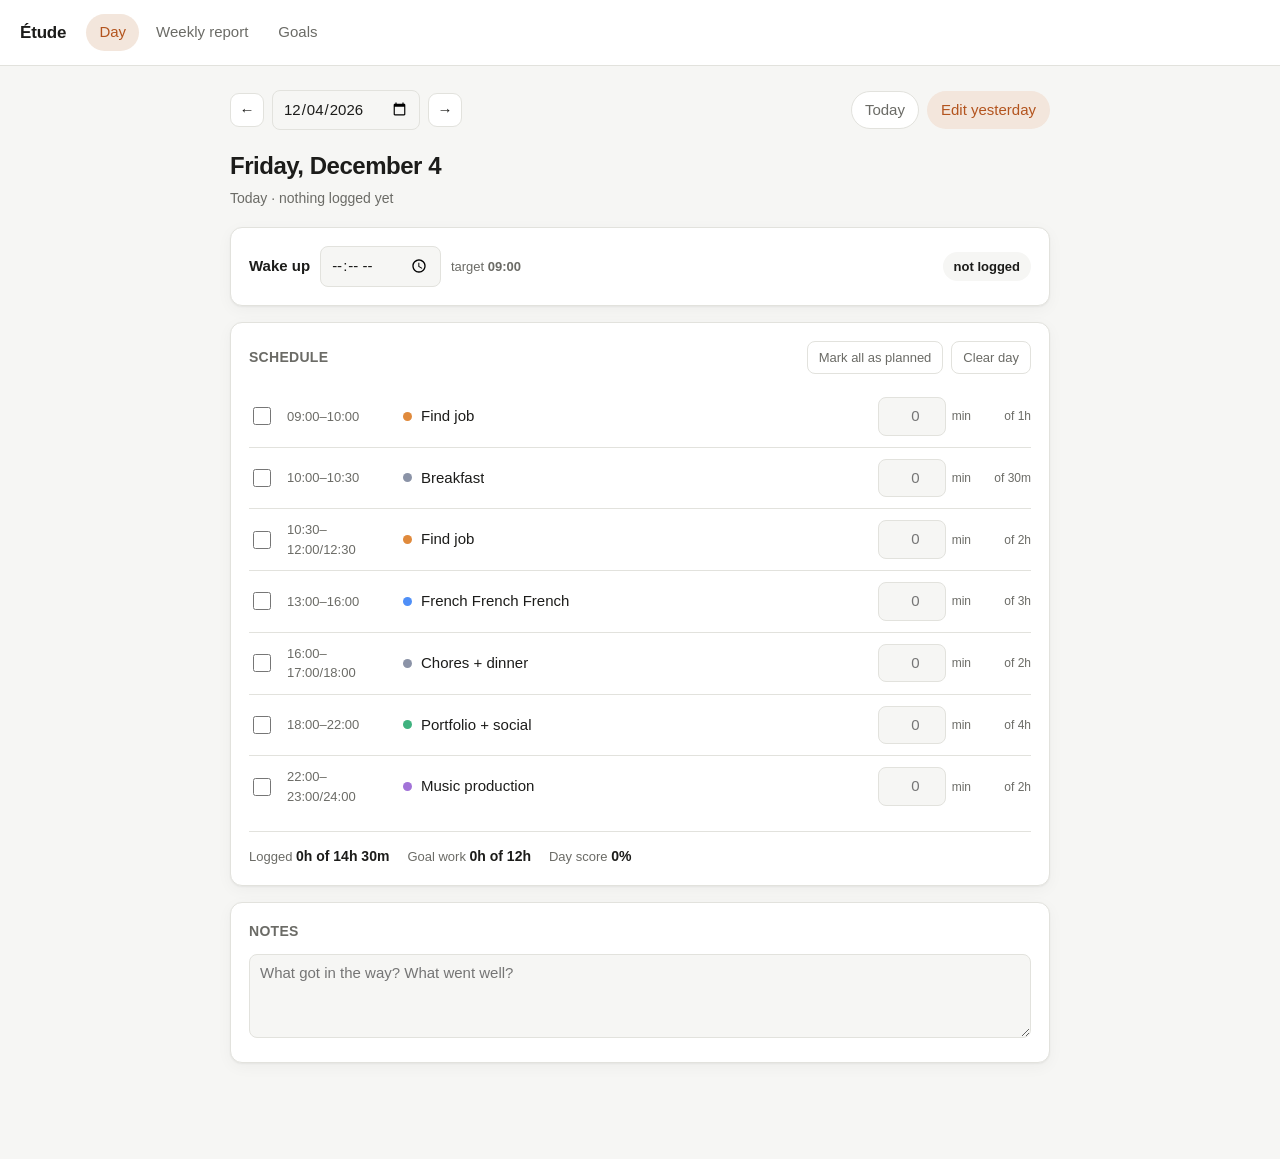
<file: index.html>
<!doctype html>
<html lang="en">
<head>
<meta charset="utf-8">
<meta name="viewport" content="width=device-width, initial-scale=1">
<title>Étude — daily schedule &amp; weekly report</title>
<link rel="stylesheet" href="styles.css">
</head>
<body>

<header class="topbar">
  <div class="brand">Étude</div>
  <nav class="tabs" id="tabs">
    <button class="tab is-active" data-view="day">Day</button>
    <button class="tab" data-view="week">Weekly report</button>
    <button class="tab" data-view="settings">Goals</button>
  </nav>
</header>

<main>

<!-- ─────────────────────────── DAY ─────────────────────────── -->
<section id="view-day" class="view is-active">

  <div class="daynav">
    <button class="icon" id="dayPrev" title="Previous day">&larr;</button>
    <input type="date" id="dayPicker">
    <button class="icon" id="dayNext" title="Next day">&rarr;</button>
    <div class="spacer"></div>
    <button class="chip" id="goToday">Today</button>
    <button class="chip chip-accent" id="goYesterday">Edit yesterday</button>
  </div>

  <div class="dayhead">
    <h1 id="dayTitle">—</h1>
    <p class="sub" id="dayRel"></p>
  </div>

  <div class="card wakecard">
    <div class="wakeleft">
      <label for="wakeInput">Wake up</label>
      <input type="time" id="wakeInput">
      <span class="muted">target <b id="wakeTargetLabel">09:00</b></span>
    </div>
    <div id="wakeVerdict" class="verdict"></div>
  </div>

  <div class="card">
    <div class="cardhead">
      <h2>Schedule</h2>
      <div class="cardhead-actions">
        <button class="ghost" id="fillPlanned">Mark all as planned</button>
        <button class="ghost" id="clearDay">Clear day</button>
      </div>
    </div>
    <ul class="blocks" id="blocks"></ul>
    <div class="daytotals" id="dayTotals"></div>
  </div>

  <div class="card">
    <div class="cardhead"><h2>Notes</h2></div>
    <textarea id="dayNotes" rows="3" placeholder="What got in the way? What went well?"></textarea>
  </div>

</section>

<!-- ─────────────────────────── WEEK ─────────────────────────── -->
<section id="view-week" class="view">

  <div class="daynav">
    <button class="icon" id="weekPrev" title="Previous week">&larr;</button>
    <span class="weeklabel" id="weekLabel">—</span>
    <button class="icon" id="weekNext" title="Next week">&rarr;</button>
    <div class="spacer"></div>
    <button class="chip" id="goThisWeek">This week</button>
    <button class="chip" id="goLastWeek">Last week</button>
  </div>

  <div class="card scorecard">
    <div class="score">
      <div class="scorering" id="scoreRing">
        <span id="scorePct">0%</span>
      </div>
    </div>
    <div class="scoretext">
      <h1 id="scoreHeadline">—</h1>
      <p class="sub" id="scoreSub"></p>
    </div>
  </div>

  <div class="card">
    <div class="cardhead"><h2>How close am I to my goal?</h2></div>
    <div class="cats" id="weekCats"></div>
  </div>

  <div class="card">
    <div class="cardhead"><h2>The week, day by day</h2></div>
    <div class="grid" id="weekGrid"></div>
    <div class="wakerow" id="weekWake"></div>
  </div>

  <div class="card advice">
    <div class="cardhead">
      <h2>What to do next week</h2>
      <div class="cardhead-actions">
        <button class="ghost" id="copyReport">Copy report</button>
      </div>
    </div>
    <ol class="advicelist" id="adviceList"></ol>
  </div>

</section>

<!-- ───────────────────────── SETTINGS ───────────────────────── -->
<section id="view-settings" class="view">

  <div class="card">
    <div class="cardhead">
      <h2>Weekly goals</h2>
      <div class="cardhead-actions">
        <button class="ghost" id="resetGoals">Reset to schedule</button>
      </div>
    </div>
    <p class="sub">Hours per week. Defaults come from your daily schedule &times; 7 days.</p>
    <div class="goals" id="goalInputs"></div>
  </div>

  <div class="card">
    <div class="cardhead"><h2>Wake-up target</h2></div>
    <input type="time" id="wakeTargetInput">
  </div>

  <div class="card">
    <div class="cardhead"><h2>Your daily schedule</h2></div>
    <ul class="tmpl" id="templateList"></ul>
  </div>

  <div class="card">
    <div class="cardhead"><h2>Backup</h2></div>
    <p class="sub">Everything lives in this browser only. Export now and then.</p>
    <div class="cardhead-actions">
      <button class="ghost" id="exportData">Export JSON</button>
      <label class="ghost filelabel">Import JSON<input type="file" id="importData" accept="application/json" hidden></label>
      <button class="ghost danger" id="wipeData">Erase everything</button>
    </div>
  </div>

</section>

</main>

<script src="app.js"></script>
</body>
</html>
</file>
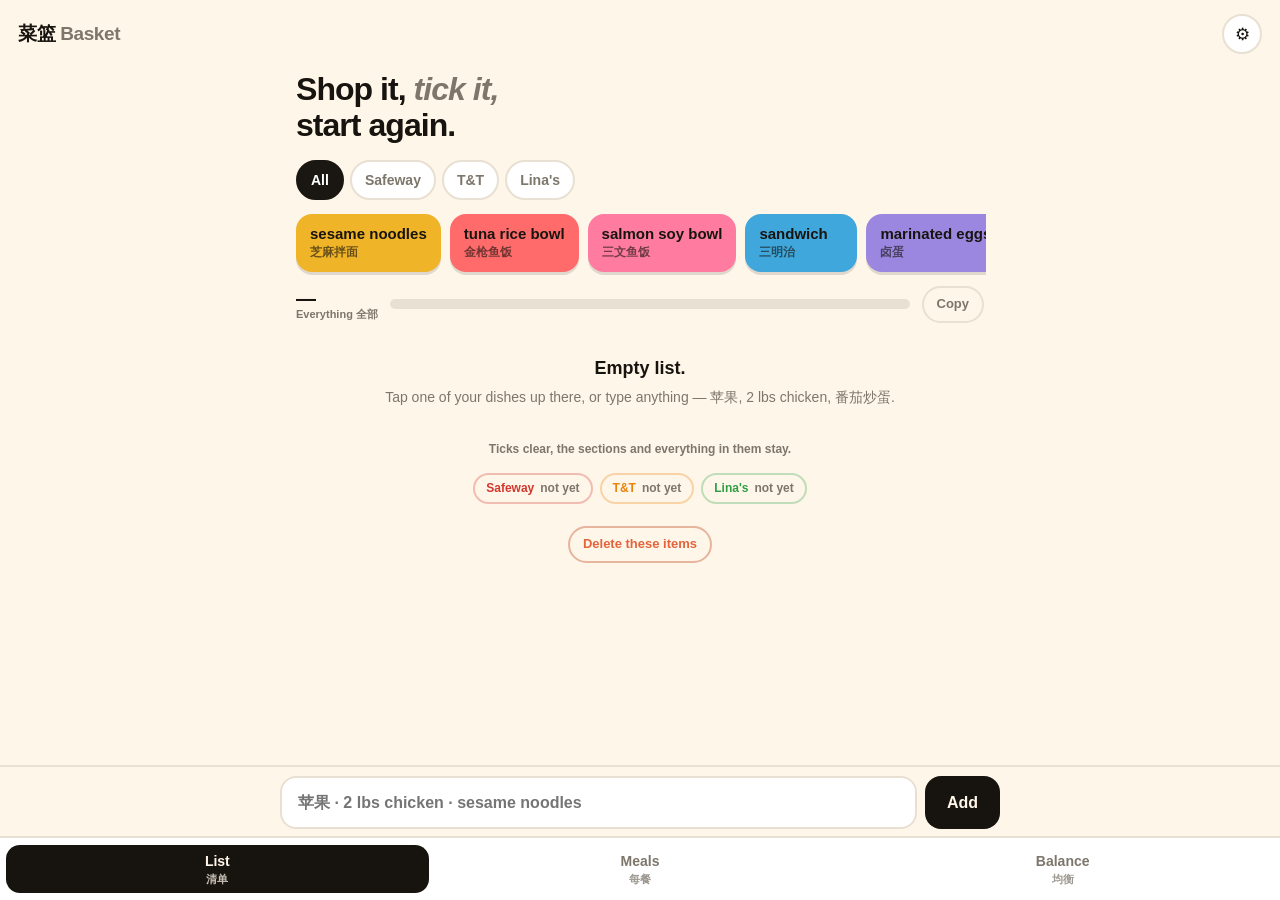
<file: grocery/index.html>
<!doctype html>
<html lang="en">
<head>
<meta charset="utf-8">
<meta name="viewport" content="width=device-width, initial-scale=1, viewport-fit=cover">
<meta name="theme-color" content="#FFF6EA">
<title>菜篮 Basket</title>
<link rel="stylesheet" href="styles.css">
</head>
<body>

<header class="topbar">
  <div class="brand">菜篮 <span>Basket</span></div>
  <button class="gear" id="gearBtn" type="button" aria-label="Settings">⚙</button>
</header>

<main>

<!-- ─────────────────────────── LIST ─────────────────────────── -->
<section id="view-list" class="view is-active">

  <h1 class="display">Shop it, <em>tick it,</em><br>start again.</h1>

  <div class="stores" id="storeChips"></div>

  <div class="favs" id="favs"></div>

  <div class="progress">
    <div class="pnum"><b id="listCount">—</b><i id="listWhere"></i></div>
    <div class="bar"><i id="listBar"></i></div>
    <button class="ghost" id="copyList" type="button">Copy</button>
  </div>

  <div id="sections"></div>
  <p class="listtip" id="listTip" hidden>Swipe left to delete · swipe right if you already have it · tap ⋯ to edit</p>
  <div class="shelf" id="shelf"></div>

  <button class="bigdone" id="doneBtn" type="button" hidden>Shopping done ✓</button>
  <p class="donehint">Ticks clear, the sections and everything in them stay.</p>
  <div class="runs" id="runs"></div>
  <p class="spend" id="spend"></p>

  <div class="listfoot">
    <button class="ghost danger" id="emptyList" type="button">Delete these items</button>
  </div>

  <div class="addbar">
    <div class="suggests" id="suggests"></div>
    <div class="addrow">
      <input id="addInput" type="text" autocomplete="off" enterkeyhint="done"
             placeholder="苹果 · 2 lbs chicken · sesame noodles">
      <button class="add" id="addBtn" type="button">Add</button>
    </div>
  </div>

</section>

<!-- ─────────────────────────── MEALS ────────────────────────── -->
<section id="view-meals" class="view">

  <div class="weeknav">
    <button class="icon" id="mWeekPrev" type="button" aria-label="Previous week">&larr;</button>
    <span class="weeklabel" id="mWeekLabel">—</span>
    <button class="icon" id="mWeekNext" type="button" aria-label="Next week">&rarr;</button>
    <div class="spacer"></div>
    <button class="chip" id="goToday" type="button">Today 今天</button>
  </div>

  <div class="daychips" id="dayChips"></div>

  <div class="dayhead">
    <h1 id="mealDayTitle">—</h1>
    <p class="sub" id="mealDaySub"></p>
  </div>

  <div id="mealList"></div>

  <div class="card flat">
    <p class="sub">Everything written on this day, turned into ingredients on the list.</p>
    <button class="wide" id="dayToList" type="button">Send this day to the list</button>
  </div>

</section>

<!-- ────────────────────────── BALANCE ───────────────────────── -->
<section id="view-week" class="view">

  <div class="weeknav">
    <button class="icon" id="bWeekPrev" type="button" aria-label="Previous week">&larr;</button>
    <span class="weeklabel" id="bWeekLabel">—</span>
    <button class="icon" id="bWeekNext" type="button" aria-label="Next week">&rarr;</button>
    <div class="spacer"></div>
    <button class="chip" id="bThisWeek" type="button">This week 本周</button>
  </div>

  <div class="card scorecard">
    <div class="scorering" id="scoreRing"><span id="scorePct">0%</span></div>
    <div class="scoretext">
      <h1 id="scoreHeadline">—</h1>
      <p class="sub" id="scoreSub"></p>
    </div>
  </div>

  <div class="card">
    <div class="cardhead"><h2>Every food group <i>六大类</i></h2></div>
    <div class="cats" id="balanceGroups"></div>
  </div>

  <div class="card">
    <div class="cardhead"><h2>Day by day <i>每日</i></h2></div>
    <div class="heat" id="balanceGrid"></div>
  </div>

  <div class="card">
    <div class="cardhead"><h2>Every meal <i>每餐</i></h2></div>
    <p class="sub">A meal is full when it carries vegetables, protein and a grain.</p>
    <div class="heat" id="mealMatrix"></div>
    <div class="mealstats" id="mealStats"></div>
  </div>

  <div class="card advice">
    <div class="cardhead">
      <h2>What to fix <i>下周</i></h2>
      <button class="ghost" id="copyReport" type="button">Copy report</button>
    </div>
    <ol class="advicelist" id="adviceList"></ol>
  </div>

</section>

<!-- ─────────────────────────── SETUP ────────────────────────── -->
<section id="view-setup" class="view">

  <div class="weeknav">
    <button class="icon" id="setupBack" type="button" aria-label="Back">&larr;</button>
    <span class="weeklabel">Setup 设置</span>
  </div>

  <div class="card">
    <div class="cardhead">
      <h2>Your dishes <i>常做的菜</i></h2>
    </div>
    <p class="sub">Starred dishes become the coloured buttons on the list and under every meal.</p>
    <div class="dishlist" id="dishList"></div>
  </div>

  <div class="card">
    <div class="cardhead">
      <h2>Daily targets <i>每日目标</i></h2>
      <button class="ghost" id="resetTargets" type="button">Reset</button>
    </div>
    <p class="sub">Servings a day. The weekly goal is seven times these.</p>
    <div class="goals" id="targetInputs"></div>
  </div>

  <div class="card">
    <div class="cardhead"><h2>Finished shops <i>购物记录</i></h2></div>
    <div id="runHistory"></div>
  </div>

  <div class="card">
    <div class="cardhead"><h2>Teach it <i>自定义分类</i></h2></div>
    <p class="sub">Anything filed under <b>Other</b> shows up here. Give it a section and its food groups once and it remembers.</p>
    <div id="teachList"></div>
  </div>

  <div class="card">
    <div class="cardhead"><h2>Backup <i>备份</i></h2></div>
    <p class="sub" id="lexStats">—</p>
    <div class="cardhead-actions">
      <button class="ghost" id="exportData" type="button">Export JSON</button>
      <label class="ghost filelabel">Import JSON<input type="file" id="importData" accept="application/json" hidden></label>
      <button class="ghost danger" id="wipeData" type="button">Erase everything</button>
    </div>
  </div>

</section>

</main>

<nav class="tabs" id="tabs">
  <button class="tab is-active" data-view="list" type="button"><b>List</b><i>清单</i></button>
  <button class="tab" data-view="meals" type="button"><b>Meals</b><i>每餐</i></button>
  <button class="tab" data-view="week" type="button"><b>Balance</b><i>均衡</i></button>
</nav>

<div class="sheet" id="sheet" hidden>
  <div class="sheetback" id="sheetBack"></div>
  <div class="sheetpanel" role="dialog" aria-modal="true" aria-labelledby="sheetTitle">
    <div class="sheethead">
      <div>
        <b id="sheetTitle">—</b>
        <i>What do you still need to buy?</i>
      </div>
      <button class="sheetclose" id="sheetClose" type="button" aria-label="Close">×</button>
    </div>
    <div class="sheetlist" id="sheetList"></div>
    <div class="sheetfoot">
      <button class="ghost" id="sheetAll" type="button">All</button>
      <button class="ghost" id="sheetNone" type="button">None</button>
      <button class="add" id="sheetAdd" type="button">Add</button>
    </div>
  </div>
</div>

<div class="sheet" id="cost" hidden>
  <div class="sheetback" id="costBack"></div>
  <div class="sheetpanel">
    <div class="sheethead">
      <div>
        <b>Shopping done ✓</b>
        <i id="costSub">—</i>
      </div>
    </div>
    <label class="costrow" for="costInput">
      <span class="cursym">$</span>
      <input id="costInput" type="number" inputmode="decimal" step="0.01" min="0" placeholder="0.00">
    </label>
    <p class="costhint">What did it come to? Skipping is fine — the shop is recorded either way.</p>
    <div class="sheetfoot">
      <button class="ghost" id="costSkip" type="button">Skip</button>
      <button class="add" id="costSave" type="button">Save</button>
    </div>
  </div>
</div>

<div class="toast" id="toast"></div>

<script src="data.js"></script>
<script src="app.js"></script>
</body>
</html>
</file>
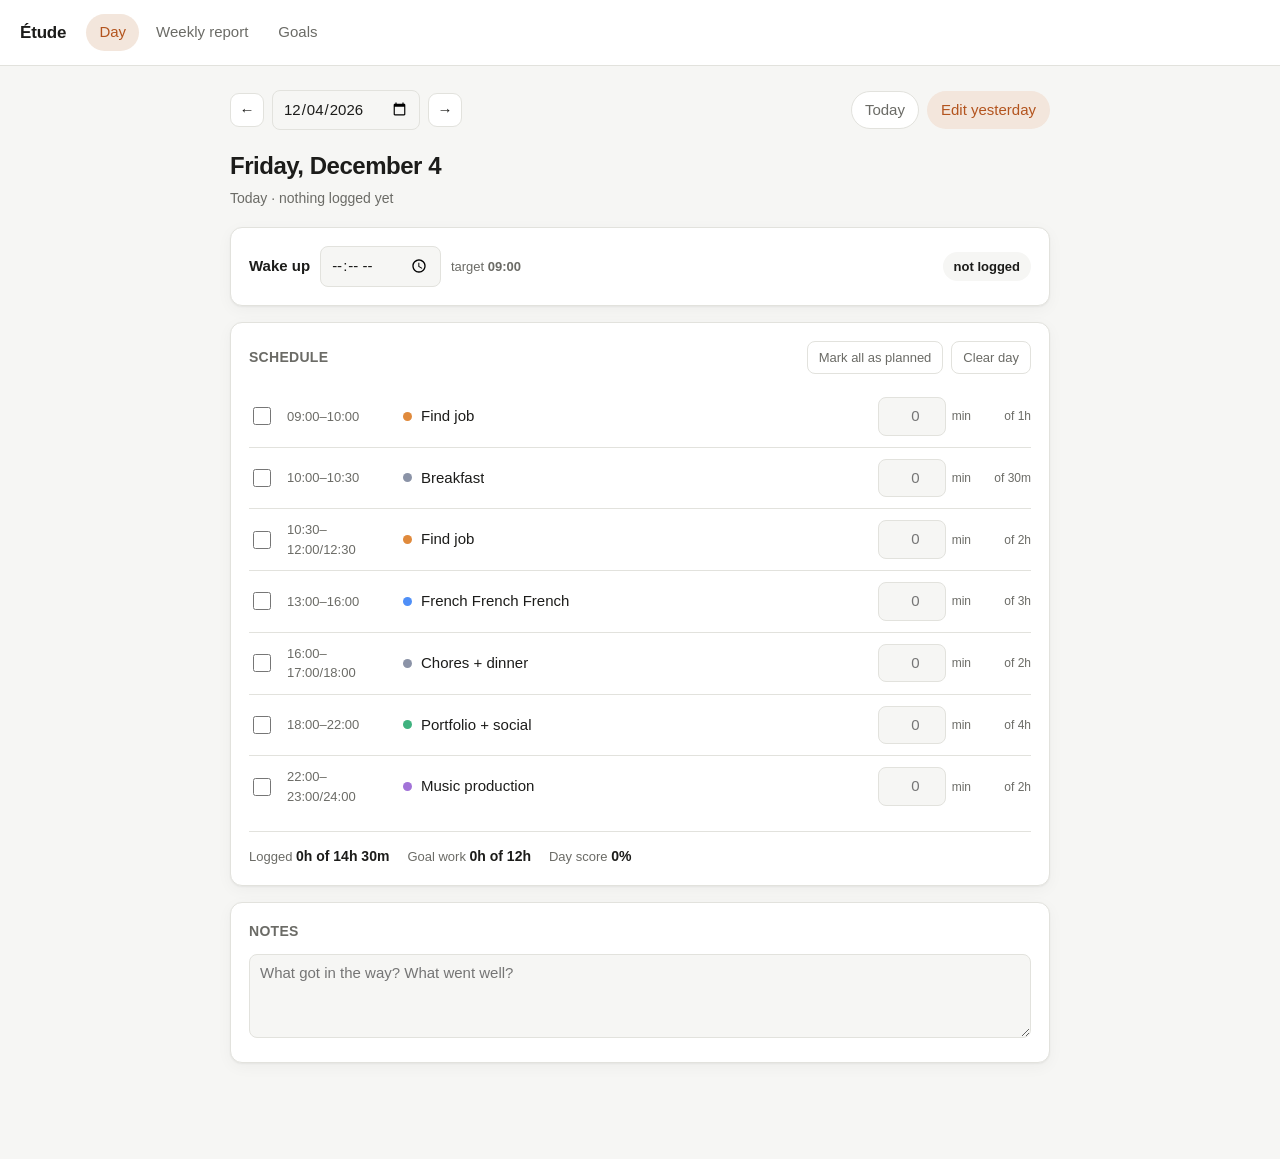
<file: etude-standalone.html>
<!doctype html>
<html lang="en">
<head>
<meta charset="utf-8">
<meta name="viewport" content="width=device-width, initial-scale=1">
<title>Étude — daily schedule &amp; weekly report</title>
<style>
/* ── tokens ─────────────────────────────────────────────── */
:root {
  color-scheme: light dark;
  --bg:        #f6f6f4;
  --panel:     #ffffff;
  --ink:       #1c1c1a;
  --ink-soft:  #6b6b66;
  --line:      #e2e2dd;
  --accent:    #b3541e;
  --accent-sf: #f3e6dc;
  --good:      #3f8f66;
  --warn:      #b8860b;
  --bad:       #b4453c;
  --radius:    12px;
  --shadow:    0 1px 2px rgba(0,0,0,.05), 0 4px 16px rgba(0,0,0,.04);
}
@media (prefers-color-scheme: dark) {
  :root {
    --bg:       #14140f;
    --panel:    #1d1d18;
    --ink:      #ece9e1;
    --ink-soft: #9a978d;
    --line:     #33332b;
    --accent:   #e2894f;
    --accent-sf:#3a2a1c;
    --good:     #6fbf92;
    --warn:     #d9ae4a;
    --bad:      #e0776c;
    --shadow:   0 1px 2px rgba(0,0,0,.3), 0 4px 16px rgba(0,0,0,.25);
  }
}

* { box-sizing: border-box; }
body {
  margin: 0;
  background: var(--bg);
  color: var(--ink);
  font: 15px/1.5 ui-sans-serif, -apple-system, "Segoe UI", Inter, Roboto, sans-serif;
  -webkit-font-smoothing: antialiased;
}

/* ── top bar ────────────────────────────────────────────── */
.topbar {
  display: flex; align-items: center; gap: 20px;
  padding: 14px 20px;
  border-bottom: 1px solid var(--line);
  background: var(--panel);
  position: sticky; top: 0; z-index: 10;
}
.brand { font-weight: 650; letter-spacing: -.01em; font-size: 17px; }
.tabs { display: flex; gap: 4px; }
.tab {
  border: 0; background: transparent; color: var(--ink-soft);
  padding: 7px 13px; border-radius: 999px; cursor: pointer;
  font: inherit; font-weight: 500;
}
.tab:hover { color: var(--ink); background: var(--bg); }
.tab.is-active { background: var(--accent-sf); color: var(--accent); }

main { max-width: 860px; margin: 0 auto; padding: 24px 20px 80px; }
.view { display: none; }
.view.is-active { display: block; }

/* ── shared bits ────────────────────────────────────────── */
.card {
  background: var(--panel);
  border: 1px solid var(--line);
  border-radius: var(--radius);
  padding: 18px;
  margin-bottom: 16px;
  box-shadow: var(--shadow);
}
.cardhead {
  display: flex; align-items: center; justify-content: space-between;
  gap: 12px; margin-bottom: 12px; flex-wrap: wrap;
}
.cardhead h2 { margin: 0; font-size: 14px; font-weight: 600; letter-spacing: .02em; text-transform: uppercase; color: var(--ink-soft); }
.cardhead-actions { display: flex; gap: 8px; flex-wrap: wrap; align-items: center; }
h1 { font-size: 24px; margin: 0; letter-spacing: -.02em; }
.sub { color: var(--ink-soft); margin: 4px 0 0; font-size: 14px; }
.muted { color: var(--ink-soft); font-size: 13px; }
.spacer { flex: 1; }

button, input, textarea, select { font: inherit; color: inherit; }
.icon {
  width: 34px; height: 34px; border-radius: 9px; cursor: pointer;
  border: 1px solid var(--line); background: var(--panel);
}
.icon:hover { background: var(--bg); }
.chip {
  border: 1px solid var(--line); background: var(--panel); color: var(--ink-soft);
  padding: 7px 13px; border-radius: 999px; cursor: pointer; font-weight: 500;
}
.chip:hover { color: var(--ink); }
.chip-accent { background: var(--accent-sf); color: var(--accent); border-color: transparent; }
.ghost {
  border: 1px solid var(--line); background: transparent; color: var(--ink-soft);
  padding: 6px 11px; border-radius: 8px; cursor: pointer; font-size: 13px; font-weight: 500;
}
.ghost:hover { color: var(--ink); background: var(--bg); }
.ghost.danger:hover { color: var(--bad); border-color: var(--bad); }
.filelabel { display: inline-block; }

input[type=date], input[type=time], input[type=number], textarea {
  background: var(--bg); border: 1px solid var(--line);
  border-radius: 8px; padding: 7px 10px;
}
textarea { width: 100%; resize: vertical; }

/* ── day view ───────────────────────────────────────────── */
.daynav { display: flex; align-items: center; gap: 8px; margin-bottom: 18px; flex-wrap: wrap; }
.dayhead { margin-bottom: 18px; }

.wakecard { display: flex; align-items: center; justify-content: space-between; gap: 14px; flex-wrap: wrap; }
.wakeleft { display: flex; align-items: center; gap: 10px; flex-wrap: wrap; }
.wakeleft label { font-weight: 600; }
.verdict { font-size: 13px; font-weight: 600; padding: 5px 11px; border-radius: 999px; background: var(--bg); }
.verdict.good { color: var(--good); }
.verdict.warn { color: var(--warn); }
.verdict.bad  { color: var(--bad); }

.blocks { list-style: none; margin: 0; padding: 0; }
.block {
  display: grid;
  grid-template-columns: 26px 104px 1fr auto;
  gap: 12px; align-items: center;
  padding: 11px 0; border-top: 1px solid var(--line);
}
.blocks .block:first-child { border-top: 0; }
.block input[type=checkbox] { width: 18px; height: 18px; accent-color: var(--accent); cursor: pointer; }
.block .time { font-variant-numeric: tabular-nums; color: var(--ink-soft); font-size: 13px; }
.block .label { display: flex; align-items: center; gap: 9px; min-width: 0; }
.block .name { font-weight: 500; overflow: hidden; text-overflow: ellipsis; white-space: nowrap; }
.block.is-done .name { color: var(--ink-soft); }
.dot { width: 9px; height: 9px; border-radius: 50%; flex: none; }
.block .mins { display: flex; align-items: center; gap: 6px; }
.block .mins input { width: 68px; text-align: right; font-variant-numeric: tabular-nums; }
.block .mins .unit { color: var(--ink-soft); font-size: 12px; }
.block .plan { color: var(--ink-soft); font-size: 12px; min-width: 54px; text-align: right; }

.daytotals {
  display: flex; gap: 18px; flex-wrap: wrap;
  margin-top: 14px; padding-top: 14px; border-top: 1px solid var(--line);
  font-size: 14px;
}
.daytotals b { font-variant-numeric: tabular-nums; }

/* ── week view ──────────────────────────────────────────── */
.weeklabel { font-weight: 600; font-variant-numeric: tabular-nums; }

.scorecard { display: flex; align-items: center; gap: 22px; }
.scorering {
  width: 104px; height: 104px; border-radius: 50%; flex: none; position: relative;
  display: grid; place-items: center;
  background: conic-gradient(var(--accent) calc(var(--p) * 1%), var(--line) 0);
}
.scorering::before {
  content: ""; position: absolute; width: 82px; height: 82px;
  border-radius: 50%; background: var(--panel);
}
.scorering span {
  position: relative; font-size: 22px; font-weight: 650;
  font-variant-numeric: tabular-nums; letter-spacing: -.02em;
}
.score { display: grid; place-items: center; }
.scoretext { min-width: 0; }

.cats { display: flex; flex-direction: column; gap: 14px; }
.cat .catrow { display: flex; align-items: baseline; justify-content: space-between; gap: 10px; margin-bottom: 6px; }
.cat .catname { font-weight: 550; display: flex; align-items: center; gap: 8px; }
.cat .catnum { font-size: 13px; color: var(--ink-soft); font-variant-numeric: tabular-nums; }
.cat .catnum b { color: var(--ink); }
.bar { height: 8px; border-radius: 999px; background: var(--line); overflow: hidden; }
.bar > i { display: block; height: 100%; border-radius: 999px; }
.cat .delta { font-size: 12px; margin-top: 5px; }
.delta.over  { color: var(--good); }
.delta.under { color: var(--bad); }

.grid { display: grid; grid-template-columns: repeat(7, 1fr); gap: 8px; }
.gcell {
  border: 1px solid var(--line); border-radius: 10px; padding: 9px 7px;
  text-align: center; cursor: pointer; background: transparent;
}
.gcell:hover { background: var(--bg); }
.gcell .gd { font-size: 11px; color: var(--ink-soft); text-transform: uppercase; letter-spacing: .04em; }
.gcell .gn { font-size: 15px; font-weight: 600; font-variant-numeric: tabular-nums; margin: 3px 0 5px; }
.gcell.empty .gn { color: var(--ink-soft); font-weight: 400; }
.gcell.future { opacity: .45; cursor: default; }
.gbar { height: 4px; border-radius: 999px; background: var(--line); overflow: hidden; }
.gbar > i { display: block; height: 100%; }
.wakerow { margin-top: 14px; padding-top: 14px; border-top: 1px solid var(--line); font-size: 14px; }

.advicelist { margin: 0; padding-left: 20px; }
.advicelist li { margin-bottom: 11px; }
.advicelist li:last-child { margin-bottom: 0; }
.advicelist b { font-weight: 600; }

/* ── settings ───────────────────────────────────────────── */
.goals { display: grid; grid-template-columns: repeat(auto-fit, minmax(150px, 1fr)); gap: 12px; margin-top: 12px; }
.goal { display: flex; flex-direction: column; gap: 6px; }
.goal label { font-size: 13px; color: var(--ink-soft); display: flex; align-items: center; gap: 7px; }
.tmpl { list-style: none; margin: 0; padding: 0; }
.tmpl li {
  display: flex; align-items: center; gap: 10px;
  padding: 9px 0; border-top: 1px solid var(--line); font-size: 14px;
}
.tmpl li:first-child { border-top: 0; }
.tmpl .time { font-variant-numeric: tabular-nums; color: var(--ink-soft); width: 108px; flex: none; font-size: 13px; }

@media (max-width: 620px) {
  .topbar { flex-wrap: wrap; gap: 12px; }
  .block { grid-template-columns: 24px 1fr auto; row-gap: 4px; }
  .block .time { grid-column: 2; font-size: 12px; }
  .block .label { grid-column: 2; grid-row: 1; }
  .block .mins { grid-column: 3; grid-row: 1 / span 2; }
  .block .plan { display: none; }
  .grid { grid-template-columns: repeat(4, 1fr); }
  .scorecard { flex-direction: column; align-items: flex-start; }
}

</style>
</head>
<body>

<header class="topbar">
  <div class="brand">Étude</div>
  <nav class="tabs" id="tabs">
    <button class="tab is-active" data-view="day">Day</button>
    <button class="tab" data-view="week">Weekly report</button>
    <button class="tab" data-view="settings">Goals</button>
  </nav>
</header>

<main>

<!-- ─────────────────────────── DAY ─────────────────────────── -->
<section id="view-day" class="view is-active">

  <div class="daynav">
    <button class="icon" id="dayPrev" title="Previous day">&larr;</button>
    <input type="date" id="dayPicker">
    <button class="icon" id="dayNext" title="Next day">&rarr;</button>
    <div class="spacer"></div>
    <button class="chip" id="goToday">Today</button>
    <button class="chip chip-accent" id="goYesterday">Edit yesterday</button>
  </div>

  <div class="dayhead">
    <h1 id="dayTitle">—</h1>
    <p class="sub" id="dayRel"></p>
  </div>

  <div class="card wakecard">
    <div class="wakeleft">
      <label for="wakeInput">Wake up</label>
      <input type="time" id="wakeInput">
      <span class="muted">target <b id="wakeTargetLabel">09:00</b></span>
    </div>
    <div id="wakeVerdict" class="verdict"></div>
  </div>

  <div class="card">
    <div class="cardhead">
      <h2>Schedule</h2>
      <div class="cardhead-actions">
        <button class="ghost" id="fillPlanned">Mark all as planned</button>
        <button class="ghost" id="clearDay">Clear day</button>
      </div>
    </div>
    <ul class="blocks" id="blocks"></ul>
    <div class="daytotals" id="dayTotals"></div>
  </div>

  <div class="card">
    <div class="cardhead"><h2>Notes</h2></div>
    <textarea id="dayNotes" rows="3" placeholder="What got in the way? What went well?"></textarea>
  </div>

</section>

<!-- ─────────────────────────── WEEK ─────────────────────────── -->
<section id="view-week" class="view">

  <div class="daynav">
    <button class="icon" id="weekPrev" title="Previous week">&larr;</button>
    <span class="weeklabel" id="weekLabel">—</span>
    <button class="icon" id="weekNext" title="Next week">&rarr;</button>
    <div class="spacer"></div>
    <button class="chip" id="goThisWeek">This week</button>
    <button class="chip" id="goLastWeek">Last week</button>
  </div>

  <div class="card scorecard">
    <div class="score">
      <div class="scorering" id="scoreRing">
        <span id="scorePct">0%</span>
      </div>
    </div>
    <div class="scoretext">
      <h1 id="scoreHeadline">—</h1>
      <p class="sub" id="scoreSub"></p>
    </div>
  </div>

  <div class="card">
    <div class="cardhead"><h2>How close am I to my goal?</h2></div>
    <div class="cats" id="weekCats"></div>
  </div>

  <div class="card">
    <div class="cardhead"><h2>The week, day by day</h2></div>
    <div class="grid" id="weekGrid"></div>
    <div class="wakerow" id="weekWake"></div>
  </div>

  <div class="card advice">
    <div class="cardhead">
      <h2>What to do next week</h2>
      <div class="cardhead-actions">
        <button class="ghost" id="copyReport">Copy report</button>
      </div>
    </div>
    <ol class="advicelist" id="adviceList"></ol>
  </div>

</section>

<!-- ───────────────────────── SETTINGS ───────────────────────── -->
<section id="view-settings" class="view">

  <div class="card">
    <div class="cardhead">
      <h2>Weekly goals</h2>
      <div class="cardhead-actions">
        <button class="ghost" id="resetGoals">Reset to schedule</button>
      </div>
    </div>
    <p class="sub">Hours per week. Defaults come from your daily schedule &times; 7 days.</p>
    <div class="goals" id="goalInputs"></div>
  </div>

  <div class="card">
    <div class="cardhead"><h2>Wake-up target</h2></div>
    <input type="time" id="wakeTargetInput">
  </div>

  <div class="card">
    <div class="cardhead"><h2>Your daily schedule</h2></div>
    <ul class="tmpl" id="templateList"></ul>
  </div>

  <div class="card">
    <div class="cardhead"><h2>Backup</h2></div>
    <p class="sub">Everything lives in this browser only. Export now and then.</p>
    <div class="cardhead-actions">
      <button class="ghost" id="exportData">Export JSON</button>
      <label class="ghost filelabel">Import JSON<input type="file" id="importData" accept="application/json" hidden></label>
      <button class="ghost danger" id="wipeData">Erase everything</button>
    </div>
  </div>

</section>

</main>

<script>
/* Étude — daily schedule tracker + weekly goal report.
   Everything is kept in localStorage; there is no server. */

const STORE_KEY = 'etude.v1';

/* ── your schedule ──────────────────────────────────────────────
   `plan` is the minutes budgeted. Where you gave a range ("10:30-12/12:30")
   the longer end is the plan and `soft` is the shorter one, so the row can
   show both and you are never marked short for stopping at the early end. */
const TEMPLATE = [
  { id: 'job1',  name: 'Find job',            cat: 'job',       start: '09:00', end: '10:00' },
  { id: 'brek',  name: 'Breakfast',           cat: 'life',      start: '10:00', end: '10:30' },
  { id: 'job2',  name: 'Find job',            cat: 'job',       start: '10:30', end: '12:30', soft: '12:00' },
  { id: 'fr',    name: 'French French French', cat: 'french',   start: '13:00', end: '16:00' },
  { id: 'chore', name: 'Chores + dinner',     cat: 'life',      start: '16:00', end: '18:00', soft: '17:00' },
  { id: 'port',  name: 'Portfolio + social',  cat: 'portfolio', start: '18:00', end: '22:00' },
  { id: 'mus',   name: 'Music production',    cat: 'music',     start: '22:00', end: '24:00', soft: '23:00' },
];

const CATS = {
  job:       { label: 'Job hunt',         color: '#e08a3c', goal: true },
  french:    { label: 'French',           color: '#4f8ff7', goal: true },
  portfolio: { label: 'Portfolio+social', color: '#3fb27f', goal: true },
  music:     { label: 'Music production', color: '#a273d8', goal: true },
  life:      { label: 'Chores + meals',   color: '#8b93a7', goal: false },
};

const GOAL_CATS = Object.keys(CATS).filter(c => CATS[c].goal);
const DAY_NAMES = ['Mon','Tue','Wed','Thu','Fri','Sat','Sun'];

/* ── time + date helpers ───────────────────────────────────── */
const hhmmToMin = t => { const [h, m] = t.split(':').map(Number); return h * 60 + m; };
const minToHhmm = m => String(Math.floor(m / 60) % 24).padStart(2, '0') + ':' + String(m % 60).padStart(2, '0');
const planOf  = b => hhmmToMin(b.end) - hhmmToMin(b.start);
const softOf  = b => b.soft ? hhmmToMin(b.soft) - hhmmToMin(b.start) : planOf(b);

const key   = d => `${d.getFullYear()}-${String(d.getMonth() + 1).padStart(2, '0')}-${String(d.getDate()).padStart(2, '0')}`;
const fromKey = k => { const [y, m, d] = k.split('-').map(Number); return new Date(y, m - 1, d); };
const addDays = (d, n) => { const c = new Date(d); c.setDate(c.getDate() + n); return c; };
const today   = () => { const d = new Date(); d.setHours(0, 0, 0, 0); return d; };
/* Monday-start week */
const monday  = d => addDays(d, -((d.getDay() + 6) % 7));

const fmtH = mins => {
  if (!mins) return '0h';
  const h = Math.floor(mins / 60), m = Math.round(mins % 60);
  return m ? (h ? `${h}h ${m}m` : `${m}m`) : `${h}h`;
};
const fmtHDec = mins => (mins / 60).toFixed(mins % 60 === 0 ? 0 : 1) + 'h';

/* ── store ─────────────────────────────────────────────────── */
const defaultGoals = () => {
  const g = {};
  for (const c of GOAL_CATS) {
    g[c] = +(TEMPLATE.filter(b => b.cat === c).reduce((s, b) => s + planOf(b), 0) * 7 / 60).toFixed(1);
  }
  return g;
};

let store;
function load() {
  try {
    const raw = JSON.parse(localStorage.getItem(STORE_KEY));
    if (raw && raw.days) {
      store = raw;
      store.settings = Object.assign({ wakeTarget: '09:00', goals: defaultGoals() }, store.settings);
      store.settings.goals = Object.assign(defaultGoals(), store.settings.goals);
      return;
    }
  } catch (e) { /* corrupt or blocked storage — start clean */ }
  store = { version: 1, settings: { wakeTarget: '09:00', goals: defaultGoals() }, days: {} };
}
function save() {
  try { localStorage.setItem(STORE_KEY, JSON.stringify(store)); }
  catch (e) { console.warn('Could not save — storage unavailable.', e); }
}
function dayRec(k) {
  if (!store.days[k]) store.days[k] = { wake: '', notes: '', blocks: {} };
  const d = store.days[k];
  d.blocks = d.blocks || {};
  return d;
}
const peek     = k => store.days[k] || null;
const blockRec = (k, id) => {
  const d = dayRec(k);
  if (!d.blocks[id]) d.blocks[id] = { done: false, mins: 0 };
  return d.blocks[id];
};
/* a day counts as "logged" once anything is recorded on it */
const isLogged = k => {
  const d = peek(k);
  if (!d) return false;
  return !!d.wake || !!(d.notes || '').trim() ||
         Object.values(d.blocks || {}).some(b => b.done || b.mins > 0);
};

/* ── state ─────────────────────────────────────────────────── */
let curDay  = today();
let curWeek = monday(today());

const $  = s => document.querySelector(s);
const $$ = s => Array.from(document.querySelectorAll(s));
const el = (tag, cls, txt) => {
  const n = document.createElement(tag);
  if (cls) n.className = cls;
  if (txt != null) n.textContent = txt;
  return n;
};

/* ── tabs ──────────────────────────────────────────────────── */
$('#tabs').addEventListener('click', e => {
  const b = e.target.closest('.tab');
  if (!b) return;
  $$('.tab').forEach(t => t.classList.toggle('is-active', t === b));
  $$('.view').forEach(v => v.classList.toggle('is-active', v.id === 'view-' + b.dataset.view));
  if (b.dataset.view === 'week') renderWeek();
  if (b.dataset.view === 'settings') renderSettings();
});
function showTab(name) {
  const b = $$('.tab').find(t => t.dataset.view === name);
  if (b) b.click();
}

/* ─────────────────────────── DAY VIEW ─────────────────────── */
function renderDay() {
  const k = key(curDay);
  const rec = peek(k) || { wake: '', notes: '', blocks: {} };

  $('#dayPicker').value = k;
  $('#dayTitle').textContent = curDay.toLocaleDateString(undefined,
    { weekday: 'long', day: 'numeric', month: 'long' });

  const diff = Math.round((curDay - today()) / 86400000);
  const rel = diff === 0 ? 'Today'
            : diff === -1 ? 'Yesterday — fill it in while you still remember'
            : diff === 1 ? 'Tomorrow'
            : diff < 0 ? `${-diff} days ago`
            : `in ${diff} days`;
  $('#dayRel').textContent = rel + (isLogged(k) ? '' : ' · nothing logged yet');

  /* wake-up */
  $('#wakeInput').value = rec.wake || '';
  $('#wakeTargetLabel').textContent = store.settings.wakeTarget;
  const v = $('#wakeVerdict');
  if (!rec.wake) {
    v.textContent = 'not logged';
    v.className = 'verdict';
  } else {
    const late = hhmmToMin(rec.wake) - hhmmToMin(store.settings.wakeTarget);
    v.textContent = late <= 0 ? `up ${fmtH(-late) === '0h' ? 'right on time' : fmtH(-late) + ' early'}`
                              : `${fmtH(late)} late`;
    v.className = 'verdict ' + (late <= 0 ? 'good' : late <= 45 ? 'warn' : 'bad');
  }

  /* blocks */
  const list = $('#blocks');
  list.innerHTML = '';
  for (const b of TEMPLATE) {
    const br = (rec.blocks || {})[b.id] || { done: false, mins: 0 };
    const li = el('li', 'block' + (br.done ? ' is-done' : ''));

    const cb = el('input');
    cb.type = 'checkbox';
    cb.checked = !!br.done;
    cb.addEventListener('change', () => {
      const r = blockRec(k, b.id);
      r.done = cb.checked;
      /* checking it off fills in the planned time so a normal day is one click */
      if (r.done && !r.mins) r.mins = planOf(b);
      if (!r.done) r.mins = 0;
      save(); renderDay();
    });
    li.append(cb);

    const range = b.soft ? `${b.start}–${b.soft}/${b.end}` : `${b.start}–${b.end === '24:00' ? '00:00' : b.end}`;
    li.append(el('span', 'time', range));

    const lab = el('div', 'label');
    const dot = el('span', 'dot');
    dot.style.background = CATS[b.cat].color;
    lab.append(dot, el('span', 'name', b.name));
    li.append(lab);

    const mins = el('div', 'mins');
    const inp = el('input');
    inp.type = 'number'; inp.min = '0'; inp.max = '1440'; inp.step = '5';
    inp.value = br.mins || '';
    inp.placeholder = '0';
    inp.addEventListener('change', () => {
      const r = blockRec(k, b.id);
      r.mins = Math.max(0, Math.min(1440, Math.round(+inp.value || 0)));
      r.done = r.mins > 0;
      save(); renderDay();
    });
    mins.append(inp, el('span', 'unit', 'min'));
    mins.append(el('span', 'plan', 'of ' + fmtH(planOf(b))));
    li.append(mins);

    list.append(li);
  }

  /* totals */
  const byCat = catTotals(k);
  const done    = Object.values(byCat).reduce((s, n) => s + n, 0);
  const planned = TEMPLATE.reduce((s, b) => s + planOf(b), 0);
  const goalDone = GOAL_CATS.reduce((s, c) => s + (byCat[c] || 0), 0);
  const goalPlan = TEMPLATE.filter(b => CATS[b.cat].goal).reduce((s, b) => s + planOf(b), 0);

  const t = $('#dayTotals');
  t.innerHTML = '';
  t.append(mk('Logged', `${fmtH(done)} of ${fmtH(planned)}`));
  t.append(mk('Goal work', `${fmtH(goalDone)} of ${fmtH(goalPlan)}`));
  t.append(mk('Day score', planned ? Math.round(done / planned * 100) + '%' : '—'));

  $('#dayNotes').value = rec.notes || '';
}
function mk(label, val) {
  const s = el('span');
  s.append(el('span', 'muted', label + ' '), el('b', null, val));
  return s;
}

function catTotals(k) {
  const rec = peek(k);
  const out = {};
  for (const c of Object.keys(CATS)) out[c] = 0;
  if (!rec) return out;
  for (const b of TEMPLATE) {
    const r = (rec.blocks || {})[b.id];
    if (r && r.mins) out[b.cat] += r.mins;
  }
  return out;
}

/* day controls */
$('#dayPrev').onclick = () => { curDay = addDays(curDay, -1); renderDay(); };
$('#dayNext').onclick = () => { curDay = addDays(curDay, 1); renderDay(); };
$('#goToday').onclick = () => { curDay = today(); renderDay(); };
$('#goYesterday').onclick = () => { curDay = addDays(today(), -1); renderDay(); };
$('#dayPicker').onchange = e => { if (e.target.value) { curDay = fromKey(e.target.value); renderDay(); } };
$('#wakeInput').onchange = e => { dayRec(key(curDay)).wake = e.target.value; save(); renderDay(); };
$('#dayNotes').oninput  = e => { dayRec(key(curDay)).notes = e.target.value; save(); };
$('#fillPlanned').onclick = () => {
  const k = key(curDay);
  for (const b of TEMPLATE) { const r = blockRec(k, b.id); r.done = true; r.mins = planOf(b); }
  if (!dayRec(k).wake) dayRec(k).wake = store.settings.wakeTarget;
  save(); renderDay();
};
$('#clearDay').onclick = () => {
  const k = key(curDay);
  if (!isLogged(k) || confirm('Clear everything logged on this day?')) { delete store.days[k]; save(); renderDay(); }
};

/* ────────────────────────── WEEK VIEW ─────────────────────── */
function weekData(mon) {
  const days = [];
  for (let i = 0; i < 7; i++) {
    const d = addDays(mon, i), k = key(d);
    days.push({
      date: d, key: k, name: DAY_NAMES[i],
      future: d > today(),
      logged: isLogged(k),
      wake: (peek(k) || {}).wake || '',
      cats: catTotals(k),
    });
  }

  const goals = store.settings.goals;
  const cats = {};
  for (const c of Object.keys(CATS)) {
    const actual = days.reduce((s, d) => s + d.cats[c], 0);
    const goalMin = CATS[c].goal ? Math.round((goals[c] || 0) * 60)
                                 : TEMPLATE.filter(b => b.cat === c).reduce((s, b) => s + planOf(b), 0) * 7;
    cats[c] = { actual, goal: goalMin, pct: goalMin ? actual / goalMin : 0 };
  }

  /* headline: credit capped per category so a big week on one thing
     cannot paper over a category you dropped entirely */
  let earned = 0, target = 0;
  for (const c of GOAL_CATS) { earned += Math.min(cats[c].actual, cats[c].goal); target += cats[c].goal; }
  const score = target ? Math.round(earned / target * 100) : 0;

  const wakeDays = days.filter(d => d.wake);
  const targetMin = hhmmToMin(store.settings.wakeTarget);
  const onTime = wakeDays.filter(d => hhmmToMin(d.wake) <= targetMin).length;
  const avgWake = wakeDays.length
    ? Math.round(wakeDays.reduce((s, d) => s + hhmmToMin(d.wake), 0) / wakeDays.length) : null;

  /* A week in progress is judged against the days that have actually
     happened, not the whole week — otherwise Tuesday always looks like failure. */
  const elapsed = days.filter(d => !d.future);
  const isCurrent = key(mon) === key(monday(today()));
  const remaining = 7 - elapsed.length;
  const paceTarget = Math.round(target * elapsed.length / 7);
  const paceScore = paceTarget ? Math.round(Math.min(earned, paceTarget) / paceTarget * 100) : 0;

  return {
    mon, days, cats, score, target, earned,
    isCurrent, remaining, paceTarget, paceScore,
    logged: days.filter(d => d.logged).length,
    elapsed: elapsed.length,
    missed: elapsed.filter(d => !d.logged).length,
    wake: { logged: wakeDays.length, onTime, avg: avgWake },
  };
}

function renderWeek() {
  const w = weekData(curWeek);
  const end = addDays(curWeek, 6);
  const sameMonth = curWeek.getMonth() === end.getMonth();
  const withMonth = d => d.toLocaleDateString(undefined, { day: 'numeric', month: 'short' });
  const dayOnly   = d => d.toLocaleDateString(undefined, { day: 'numeric' });
  $('#weekLabel').textContent = sameMonth
    ? `${withMonth(curWeek)} – ${dayOnly(end)}`
    : `${withMonth(curWeek)} – ${withMonth(end)}`;

  /* headline */
  $('#scoreRing').style.setProperty('--p', Math.min(100, w.score));
  $('#scorePct').textContent = w.score + '%';

  const shortfall = GOAL_CATS.reduce((s, c) => s + Math.max(0, w.cats[c].goal - w.cats[c].actual), 0);
  $('#scoreHeadline').textContent =
      w.logged === 0 ? 'Nothing logged this week'
    : w.score >= 95  ? 'You hit the week.'
    : w.score >= 80  ? 'Close — a good week.'
    : w.score >= 55  ? 'Halfway there.'
    : w.score >= 25  ? 'A slow week.'
    :                  'The week got away from you.';
  let sub;
  if (w.logged === 0) {
    sub = 'Log a day or two and this fills in.';
  } else if (w.isCurrent && w.remaining > 0) {
    sub = `${fmtHDec(w.earned)} of your ${fmtHDec(w.target)} weekly goal. ` +
          `${w.elapsed} ${w.elapsed === 1 ? 'day' : 'days'} in you are at <b>${w.paceScore}% of pace</b>` +
          (shortfall > 0
            ? `, with ${fmtHDec(shortfall)} left across ${w.remaining} ${w.remaining === 1 ? 'day' : 'days'}.`
            : ' — already clear of the whole week.');
  } else {
    sub = `${fmtHDec(w.earned)} of your ${fmtHDec(w.target)} goal. ` +
          (shortfall > 0 ? `${fmtHDec(shortfall)} short — that is ${fmtH(Math.round(shortfall / 7))} a day.`
                         : 'Nothing left on the table.');
  }
  $('#scoreSub').innerHTML = sub;

  /* per-category bars */
  const cw = $('#weekCats');
  cw.innerHTML = '';
  for (const c of Object.keys(CATS)) {
    const d = w.cats[c], meta = CATS[c];
    const box = el('div', 'cat');

    const row = el('div', 'catrow');
    const nm = el('div', 'catname');
    const dot = el('span', 'dot'); dot.style.background = meta.color;
    nm.append(dot, document.createTextNode(meta.label + (meta.goal ? '' : ' (not scored)')));
    const num = el('div', 'catnum');
    num.append(el('b', null, fmtHDec(d.actual)), document.createTextNode(' / ' + fmtHDec(d.goal)));
    row.append(nm, num);

    const bar = el('div', 'bar');
    const fill = el('i');
    fill.style.width = Math.min(100, Math.round(d.pct * 100)) + '%';
    fill.style.background = meta.color;
    bar.append(fill);

    const gap = d.actual - d.goal;
    const delta = !meta.goal
      ? el('div', 'delta', `${Math.round(d.pct * 100)}% of the time your schedule sets aside — tracked, but it does not count for or against you`)
      : el('div', 'delta ' + (gap >= 0 ? 'over' : 'under'),
          gap >= 0 ? `${Math.round(d.pct * 100)}% — ${fmtHDec(gap)} over`
                   : `${Math.round(d.pct * 100)}% — ${fmtHDec(-gap)} short`);

    box.append(row, bar, delta);
    cw.append(box);
  }

  /* day grid */
  const g = $('#weekGrid');
  g.innerHTML = '';
  const dayPlan = TEMPLATE.reduce((s, b) => s + planOf(b), 0);
  for (const d of w.days) {
    const total = Object.values(d.cats).reduce((s, n) => s + n, 0);
    const cell = el('button', 'gcell' + (d.future ? ' future' : total ? '' : ' empty'));
    cell.append(el('div', 'gd', d.name));
    cell.append(el('div', 'gn', d.future ? '·' : total ? fmtHDec(total) : '—'));
    const bar = el('div', 'gbar'), fill = el('i');
    fill.style.width = Math.min(100, Math.round(total / dayPlan * 100)) + '%';
    fill.style.background = total / dayPlan >= .8 ? 'var(--good)' : total / dayPlan >= .4 ? 'var(--warn)' : 'var(--bad)';
    bar.append(fill); cell.append(bar);
    if (!d.future) {
      cell.title = 'Edit ' + d.date.toLocaleDateString();
      cell.onclick = () => { curDay = d.date; showTab('day'); renderDay(); };
    }
    g.append(cell);
  }

  $('#weekWake').innerHTML = '';
  $('#weekWake').append(
    mk('Wake-ups logged', `${w.wake.logged}/${w.elapsed}`),
    document.createTextNode('  '),
    mk(`Up by ${store.settings.wakeTarget}`, `${w.wake.onTime}/${w.wake.logged || 0}`),
    document.createTextNode('  '),
    mk('Average', w.wake.avg == null ? '—' : minToHhmm(w.wake.avg)),
  );

  /* advice */
  const list = $('#adviceList');
  list.innerHTML = '';
  for (const line of advice(w)) {
    const li = el('li');
    li.innerHTML = line;
    list.append(li);
  }
}

/* ── the "what can I do next week" engine ───────────────────
   Deterministic rules over the week's numbers — no vague pep talk,
   every line carries the figure it came from. */
function advice(w) {
  const out = [];
  const esc = s => String(s).replace(/[&<>]/g, c => ({ '&': '&amp;', '<': '&lt;', '>': '&gt;' }[c]));

  if (w.logged === 0) {
    return ['<b>Log one day first.</b> Open <b>Day</b>, hit <i>Mark all as planned</i>, then correct the rows that did not happen. The report needs a week of data before it can tell you anything useful.'];
  }

  /* 1. biggest shortfall gets a concrete daily ask */
  const gaps = GOAL_CATS
    .map(c => ({ c, gap: w.cats[c].goal - w.cats[c].actual, pct: w.cats[c].pct }))
    .filter(x => x.gap > 30)
    .sort((a, b) => b.gap - a.gap);

  if (gaps.length) {
    const g = gaps[0];
    /* what your own schedule already sets aside for this each day */
    const dailyPlan = TEMPLATE.filter(b => b.cat === g.c).reduce((s, b) => s + planOf(b), 0);
    let spread;
    if (w.isCurrent && w.remaining > 0) {
      const perDay = g.gap / w.remaining;
      spread = perDay > dailyPlan * 2
        /* the gap is arithmetically closable but not humanly — say so */
        ? `That is ${fmtH(Math.round(perDay))} a day across the ${w.remaining} ${w.remaining === 1 ? 'day' : 'days'} left, which is not a real plan. ` +
          `<b>Write this week off for ${esc(CATS[g.c].label)}</b> — do the normal ${fmtH(dailyPlan)} block for the days that remain and start Monday clean.`
        : `You have <b>${w.remaining} ${w.remaining === 1 ? 'day' : 'days'} left this week</b> — ${fmtH(Math.round(perDay))} a day closes it, against the ${fmtH(dailyPlan)} you already plan.`;
    } else {
      spread = `Spread over seven days that is <b>${fmtH(Math.round(g.gap / 7))} more a day</b>; over five weekdays, ${fmtH(Math.round(g.gap / 5))}.`;
    }
    out.push(`<b>${esc(CATS[g.c].label)} is the gap that matters</b> — ${fmtHDec(g.gap)} short (${Math.round(g.pct * 100)}% of goal). ` +
             spread + ` Put it in the block you already own rather than adding a new one.`);
  }
  if (gaps.length > 1) {
    const rest = gaps.slice(1, 3).map(g => `${esc(CATS[g.c].label)} (${fmtHDec(g.gap)})`).join(' and ');
    out.push(`Also behind: <b>${rest}</b>. Do not chase every one at once — fix the first, keep these from sliding further.`);
  }

  /* 2. a category dropped entirely */
  const dropped = GOAL_CATS.filter(c => w.cats[c].actual === 0 && w.cats[c].goal > 0);
  if (dropped.length && w.logged >= 3) {
    out.push(`<b>${dropped.map(c => esc(CATS[c].label)).join(' and ')} did not happen at all this week.</b> ` +
             `Next week give it one short honest session — 30 minutes on a single day — instead of the full block. A zero is much harder to come back from than a small number.`);
  }

  /* 3. wake-up */
  if (w.wake.logged === 0) {
    out.push(`<b>You did not log a wake-up time.</b> It is the cheapest number to record and it explains most missed 9–10 job blocks.`);
  } else {
    const rate = w.wake.onTime / w.wake.logged;
    const lateBy = w.wake.avg - hhmmToMin(store.settings.wakeTarget);
    if (rate < 0.6) {
      out.push(`<b>Wake-up is the upstream problem</b> — up by ${store.settings.wakeTarget} on ${w.wake.onTime} of ${w.wake.logged} logged days, averaging ${minToHhmm(w.wake.avg)} ` +
               `(${fmtH(Math.abs(lateBy))} ${lateBy > 0 ? 'late' : 'early'}). ` +
               `The 9–10 job hour is the first thing that ${lateBy > 0 ? 'disappears' : 'holds'}. Try moving the music-production block ${fmtH(Math.min(60, Math.max(15, Math.abs(lateBy))))} earlier for a week and see whether mornings follow.`);
    } else if (rate >= 0.85) {
      out.push(`<b>Mornings are working</b> — up by ${store.settings.wakeTarget} on ${w.wake.onTime} of ${w.wake.logged} days. Leave this alone; it is carrying the rest of the schedule.`);
    }
  }

  /* 4. unlogged days */
  if (w.missed >= 2) {
    const names = w.days.filter(d => !d.future && !d.logged).map(d => d.name).join(', ');
    out.push(`<b>${w.missed} ${w.missed === 1 ? 'day has' : 'days have'} gone unlogged</b> (${esc(names)}). Backfill ${w.missed === 1 ? 'it' : 'them'} with <i>Edit yesterday</i> — an unlogged day is counted as a zero, so your real number is probably better than ${w.score}%.`);
  }

  /* 5. weakest / strongest weekday */
  const rated = w.days.filter(d => !d.future && d.logged)
    .map(d => ({ d, total: Object.values(d.cats).reduce((s, n) => s + n, 0) }))
    .sort((a, b) => a.total - b.total);
  if (rated.length >= 4) {
    const worst = rated[0], best = rated[rated.length - 1];
    if (best.total - worst.total > 120) {
      out.push(`<b>${esc(worst.d.name)} was your thinnest day</b> (${fmtHDec(worst.total)}) and <b>${esc(best.d.name)} your fullest</b> (${fmtHDec(best.total)}). ` +
               `Rather than trying to make ${esc(worst.d.name)} a full day, plan it deliberately short — one goal block, then stop. A planned light day beats a collapsed one.`);
    }
  }

  /* 6. where the headroom is */
  const over = GOAL_CATS
    .map(c => ({ c, gap: w.cats[c].actual - w.cats[c].goal }))
    .filter(x => x.gap > 60)
    .sort((a, b) => b.gap - a.gap);
  if (over.length && gaps.length) {
    out.push(`You put <b>${fmtHDec(over[0].gap)} extra into ${esc(CATS[over[0].c].label)}</b>. That is where next week's ${esc(CATS[gaps[0].c].label)} time can come from — trade it directly rather than adding hours to the day.`);
  }

  /* 7. on track */
  if (w.score >= 95) {
    out.push(`<b>You cleared the whole target.</b> Either bank the win and hold this exact schedule next week, or raise one goal in <b>Goals</b> by an hour — not all four.`);
  } else if (w.score >= 80 && !gaps.length) {
    out.push(`<b>You are within ${100 - w.score}% of the target with no single big gap.</b> Nothing to restructure — repeat the week.`);
  }

  /* 8. always end with the concrete next step */
  const focus = gaps.length ? CATS[gaps[0].c].label : 'the schedule you already have';
  out.push(`<b>Next week in one line:</b> protect ${esc(focus)}, log every day (even the bad ones), and check this page next ${DAY_NAMES[0] === 'Mon' ? 'Sunday night' : 'week'}.`);

  return out;
}

$('#weekPrev').onclick = () => { curWeek = addDays(curWeek, -7); renderWeek(); };
$('#weekNext').onclick = () => { curWeek = addDays(curWeek, 7); renderWeek(); };
$('#goThisWeek').onclick = () => { curWeek = monday(today()); renderWeek(); };
$('#goLastWeek').onclick = () => { curWeek = addDays(monday(today()), -7); renderWeek(); };

$('#copyReport').onclick = async () => {
  const w = weekData(curWeek);
  const lines = [
    `Week of ${curWeek.toDateString()} — ${w.score}% of goal`,
    '',
    ...Object.keys(CATS).map(c =>
      `${CATS[c].label.padEnd(18)} ${fmtHDec(w.cats[c].actual).padStart(6)} / ${fmtHDec(w.cats[c].goal)}`),
    '',
    `Days logged: ${w.logged}/7   Wake-ups on target: ${w.wake.onTime}/${w.wake.logged || 0}` +
      (w.wake.avg != null ? `   Average wake: ${minToHhmm(w.wake.avg)}` : ''),
    '',
    'Next week:',
    ...advice(w).map((a, i) => `${i + 1}. ${a.replace(/<[^>]+>/g, '')}`),
  ].join('\n');
  try {
    await navigator.clipboard.writeText(lines);
    $('#copyReport').textContent = 'Copied';
  } catch (e) {
    $('#copyReport').textContent = 'Press Ctrl+C';
    window.prompt('Copy the report:', lines);
  }
  setTimeout(() => { $('#copyReport').textContent = 'Copy report'; }, 1600);
};

/* ───────────────────────── SETTINGS ───────────────────────── */
function renderSettings() {
  const box = $('#goalInputs');
  box.innerHTML = '';
  for (const c of GOAL_CATS) {
    const wrap = el('div', 'goal');
    const lab = el('label');
    const dot = el('span', 'dot'); dot.style.background = CATS[c].color;
    lab.append(dot, document.createTextNode(CATS[c].label + ' (h/week)'));
    const inp = el('input');
    inp.type = 'number'; inp.min = '0'; inp.max = '112'; inp.step = '0.5';
    inp.value = store.settings.goals[c];
    inp.onchange = () => {
      store.settings.goals[c] = Math.max(0, Math.min(112, +inp.value || 0));
      save(); renderSettings();
    };
    wrap.append(lab, inp);
    box.append(wrap);
  }

  $('#wakeTargetInput').value = store.settings.wakeTarget;

  const t = $('#templateList');
  t.innerHTML = '';
  const wake = el('li');
  wake.append(el('span', 'time', store.settings.wakeTarget), el('span', null, 'Wake up'));
  t.append(wake);
  for (const b of TEMPLATE) {
    const li = el('li');
    const range = b.soft ? `${b.start}–${b.soft}/${b.end}` : `${b.start}–${b.end === '24:00' ? '00:00' : b.end}`;
    const dot = el('span', 'dot'); dot.style.background = CATS[b.cat].color;
    li.append(el('span', 'time', range), dot, el('span', null, b.name),
              el('span', 'muted', ' · ' + fmtH(planOf(b))));
    t.append(li);
  }
}

$('#wakeTargetInput').onchange = e => {
  store.settings.wakeTarget = e.target.value || '09:00';
  save(); renderSettings(); renderDay();
};
$('#resetGoals').onclick = () => { store.settings.goals = defaultGoals(); save(); renderSettings(); };

$('#exportData').onclick = () => {
  const blob = new Blob([JSON.stringify(store, null, 2)], { type: 'application/json' });
  const a = document.createElement('a');
  a.href = URL.createObjectURL(blob);
  a.download = `etude-${key(today())}.json`;
  a.click();
  setTimeout(() => URL.revokeObjectURL(a.href), 2000);
};
$('#importData').onchange = e => {
  const file = e.target.files[0];
  if (!file) return;
  const r = new FileReader();
  r.onload = () => {
    try {
      const data = JSON.parse(r.result);
      if (!data || typeof data !== 'object' || !data.days) throw new Error('not an Étude export');
      store = data;
      store.settings = Object.assign({ wakeTarget: '09:00', goals: defaultGoals() }, store.settings);
      store.settings.goals = Object.assign(defaultGoals(), store.settings.goals);
      save(); renderDay(); renderSettings();
      alert('Imported.');
    } catch (err) { alert('Could not read that file: ' + err.message); }
  };
  r.readAsText(file);
  e.target.value = '';
};
$('#wipeData').onclick = () => {
  if (confirm('Erase every logged day and reset goals? This cannot be undone.')) {
    localStorage.removeItem(STORE_KEY);
    load(); renderDay(); renderSettings();
  }
};

/* ── go ────────────────────────────────────────────────────── */
load();
renderDay();

</script>
</body>
</html>
</file>
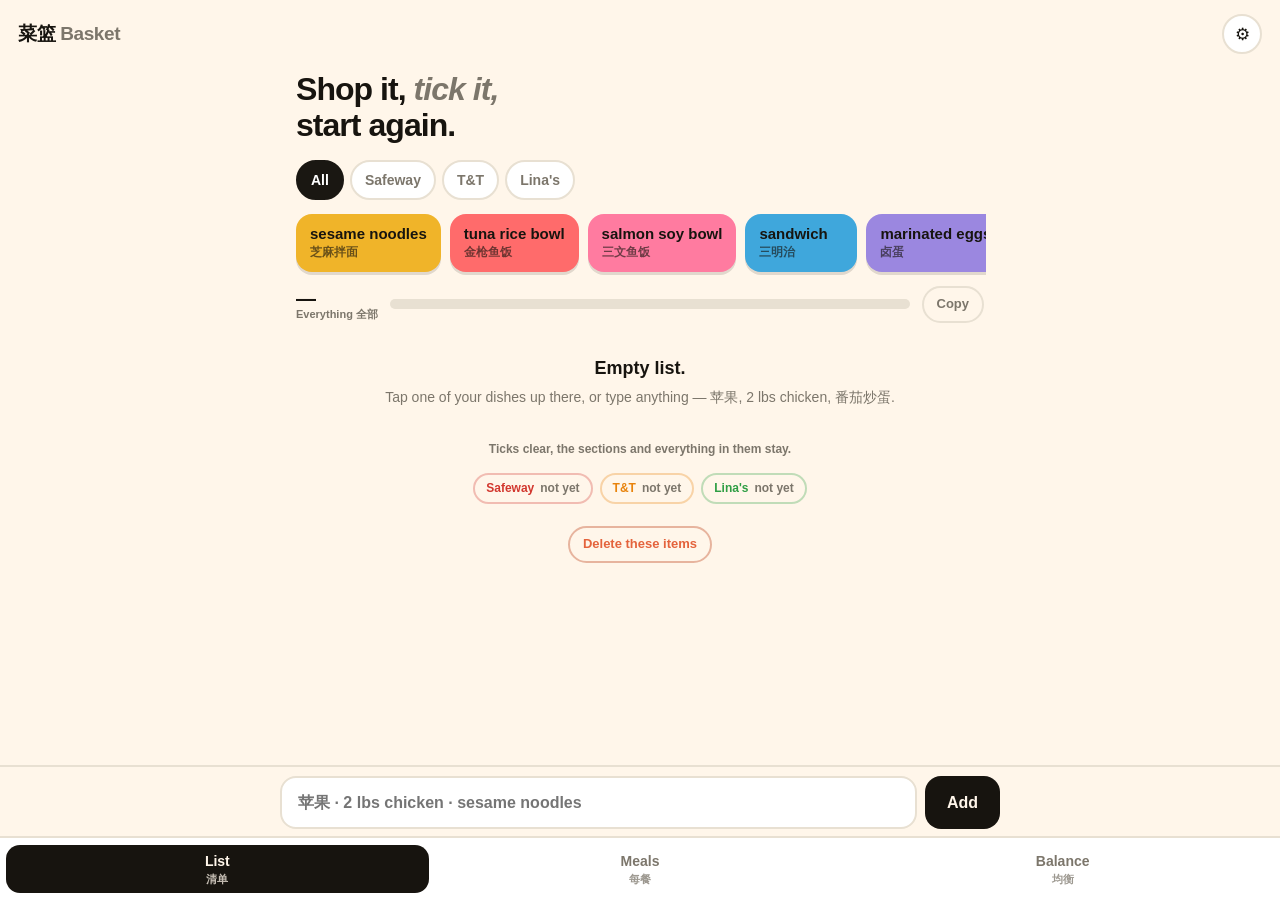
<file: grocery/basket-standalone.html>
<!doctype html>
<html lang="en">
<head>
<meta charset="utf-8">
<meta name="viewport" content="width=device-width, initial-scale=1, viewport-fit=cover">
<meta name="theme-color" content="#FFF6EA">
<title>菜篮 Basket</title>
<style>
/* ── tokens ─────────────────────────────────────────────── */
:root {
  color-scheme: light dark;
  --bg:       #FFF6EA;
  --panel:    #FFFFFF;
  --ink:      #17140F;
  --ink-soft: #7C766B;
  --line:     #E8E0D2;
  --accent:   #17140F;
  --good:     #3FB27F;
  --bad:      #E4633C;
  --r:        20px;
  --shadow:   0 2px 0 rgba(23,20,15,.06), 0 10px 24px rgba(23,20,15,.05);
  --tabh:     calc(60px + env(safe-area-inset-bottom, 0px));
  --addh:     70px;
}
@media (prefers-color-scheme: dark) {
  :root:not([data-theme="light"]) {
    --bg:       #14120E;
    --panel:    #1E1B16;
    --ink:      #F5EFE3;
    --ink-soft: #9A9285;
    --line:     #322D25;
    --accent:   #F5EFE3;
    --shadow:   0 2px 0 rgba(0,0,0,.3), 0 10px 24px rgba(0,0,0,.28);
  }
}
:root[data-theme="dark"] {
    --bg:       #14120E;
    --panel:    #1E1B16;
    --ink:      #F5EFE3;
    --ink-soft: #9A9285;
    --line:     #322D25;
    --accent:   #F5EFE3;
    --shadow:   0 2px 0 rgba(0,0,0,.3), 0 10px 24px rgba(0,0,0,.28);
  }

* { box-sizing: border-box; -webkit-tap-highlight-color: transparent; }
body {
  margin: 0;
  background: var(--bg);
  color: var(--ink);
  font: 16px/1.45 ui-rounded, "SF Pro Rounded", "Avenir Next", ui-sans-serif,
        -apple-system, "Segoe UI", "PingFang SC", "Microsoft YaHei", Roboto, sans-serif;
  -webkit-font-smoothing: antialiased;
  -webkit-text-size-adjust: 100%;
}
button, input, select, textarea { font: inherit; color: inherit; }
button { cursor: pointer; }

/* ── chrome ─────────────────────────────────────────────── */
.topbar {
  display: flex; align-items: center; justify-content: space-between;
  padding: 14px 18px 6px;
  position: sticky; top: 0; z-index: 20; background: var(--bg);
}
.brand { font-weight: 800; font-size: 19px; letter-spacing: -.02em; }
.brand span { color: var(--ink-soft); font-weight: 600; }
.gear {
  width: 40px; height: 40px; border-radius: 50%; border: 2px solid var(--line);
  background: var(--panel); font-size: 17px; line-height: 1;
}
main { max-width: 720px; margin: 0 auto; padding: 6px 14px calc(24px + var(--tabh)); }
/* only the list carries the bottom add bar, so only it reserves the room */
#view-list.is-active { padding-bottom: var(--addh); }
.view { display: none; }
.view.is-active { display: block; }

.tabs {
  position: fixed; left: 0; right: 0; bottom: 0; z-index: 30; display: flex;
  background: var(--panel); border-top: 2px solid var(--line);
  padding: 7px 6px calc(7px + env(safe-area-inset-bottom, 0px));
}
.tab {
  flex: 1; border: 0; background: transparent; color: var(--ink-soft);
  display: flex; flex-direction: column; align-items: center; gap: 0;
  padding: 6px 2px; border-radius: 14px; font-weight: 700;
}
.tab b { font-size: 14px; font-weight: 800; }
.tab i { font-style: normal; font-size: 10.5px; opacity: .75; }
.tab.is-active { background: var(--ink); color: var(--bg); }

h1 { font-size: 26px; margin: 0; letter-spacing: -.03em; font-weight: 800; line-height: 1.12; }
h1.display { font-size: 25px; margin: 6px 2px 14px; }
h1.display em { font-style: italic; color: var(--ink-soft); }
.sub { color: var(--ink-soft); margin: 6px 0 0; font-size: 14px; }
.muted { color: var(--ink-soft); }
.spacer { flex: 1; }

.card {
  background: var(--panel); border: 2px solid var(--line);
  border-radius: var(--r); padding: 16px; margin-bottom: 14px; box-shadow: var(--shadow);
}
.card.flat { box-shadow: none; }
.cardhead { display: flex; align-items: center; justify-content: space-between; gap: 10px; margin-bottom: 12px; flex-wrap: wrap; }
.cardhead h2 { margin: 0; font-size: 15px; font-weight: 800; letter-spacing: -.01em; }
.cardhead h2 i { font-style: normal; font-weight: 600; color: var(--ink-soft); font-size: 13px; }
.cardhead-actions { display: flex; gap: 8px; flex-wrap: wrap; }

.ghost {
  border: 2px solid var(--line); background: transparent; color: var(--ink-soft);
  padding: 7px 13px; border-radius: 999px; font-size: 13px; font-weight: 700;
}
.ghost:active { transform: scale(.97); }
.ghost.danger { color: var(--bad); border-color: color-mix(in srgb, var(--bad) 35%, var(--line)); }
.filelabel { display: inline-block; }
.chip {
  border: 2px solid var(--line); background: var(--panel); color: var(--ink-soft);
  padding: 7px 14px; border-radius: 999px; font-weight: 700; font-size: 13px;
}
.icon {
  width: 40px; height: 40px; border-radius: 14px; flex: none;
  border: 2px solid var(--line); background: var(--panel); font-size: 15px;
}
.wide {
  width: 100%; border: 0; background: var(--ink); color: var(--bg);
  padding: 14px; border-radius: 16px; font-weight: 800; margin-top: 12px;
}
input, select {
  background: var(--bg); border: 2px solid var(--line);
  border-radius: 12px; padding: 10px 12px;
}
input:focus, select:focus { outline: 2px solid var(--ink); outline-offset: -2px; }

/* ── which shop ─────────────────────────────────────────── */
.stores { display: flex; gap: 6px; overflow-x: auto; padding: 2px 2px 10px; scrollbar-width: none; }
.stores::-webkit-scrollbar { display: none; }
.schip {
  flex: none; display: flex; align-items: center; gap: 7px;
  border: 2px solid var(--line); background: var(--panel);
  padding: 8px 13px; border-radius: 999px; font-weight: 800; font-size: 14px;
  color: var(--ink-soft);
}
.schip i {
  font-style: normal; font-size: 11.5px; font-weight: 800;
  background: var(--line); color: var(--ink-soft); padding: 1px 7px; border-radius: 999px;
}
.schip.on { background: var(--c); border-color: var(--c); color: #fff; }
.schip.on i { background: rgba(255,255,255,.28); color: #fff; }

/* ── add bar ────────────────────────────────────────────── */
/* the add bar sits at the bottom, above the tabs, where your thumb is */
.addbar {
  position: fixed; left: 0; right: 0; bottom: var(--tabh); z-index: 25;
  background: var(--bg); border-top: 2px solid var(--line);
  padding: 9px 14px 11px;
}
.addrow { display: flex; gap: 8px; max-width: 720px; margin: 0 auto; }
.addrow input {
  flex: 1; min-width: 0; font-size: 16px; padding: 13px 16px;
  border-radius: 16px; background: var(--panel); font-weight: 600;
}
.add {
  border: 0; background: var(--ink); color: var(--bg);
  padding: 0 22px; border-radius: 16px; font-weight: 800; flex: none;
}
.add:active { transform: scale(.97); }
.suggests { display: flex; gap: 7px; overflow-x: auto; margin: 0 auto 9px; max-width: 720px; scrollbar-width: none; }
.suggests::-webkit-scrollbar { display: none; }
.suggests:empty { display: none; }
.sug {
  flex: none; display: flex; flex-direction: column; align-items: flex-start;
  border: 2px solid var(--line); background: var(--panel);
  border-radius: 13px; padding: 7px 12px; line-height: 1.25;
}
.sug b { font-size: 14px; font-weight: 800; }
.sug i { font-style: normal; font-size: 11px; color: var(--ink-soft); font-weight: 600; }

/* ── your dishes ────────────────────────────────────────── */
.favs { display: flex; gap: 9px; overflow-x: auto; padding: 4px 2px 14px; scrollbar-width: none; }
.favs::-webkit-scrollbar { display: none; }
.favs:empty { display: none; }
.fav {
  flex: none; min-width: 112px; max-width: 168px; text-align: left;
  border: 0; border-radius: 16px; padding: 11px 14px;
  background: var(--c); color: #17140F;
  display: flex; flex-direction: column; gap: 2px;
  box-shadow: 0 3px 0 rgba(23,20,15,.13);
}
.fav:active { transform: translateY(2px); box-shadow: 0 1px 0 rgba(23,20,15,.13); }
.fav b { font-size: 15px; font-weight: 800; line-height: 1.15; }
.fav i { font-style: normal; font-size: 11.5px; font-weight: 700; opacity: .62; }

/* ── progress ───────────────────────────────────────────── */
.progress { display: flex; align-items: center; gap: 12px; margin-bottom: 6px; padding: 0 2px; }
.pnum { display: flex; flex-direction: column; line-height: 1.05; }
.pnum b { font-size: 20px; font-weight: 800; letter-spacing: -.02em; }
.pnum i { font-style: normal; font-size: 11px; color: var(--ink-soft); font-weight: 700; }
.progress .bar { flex: 1; }
.bar { height: 10px; border-radius: 999px; background: var(--line); overflow: hidden; position: relative; }
.bar > i { display: block; height: 100%; border-radius: 999px; background: var(--ink); transition: width .2s; }
.bar > u { position: absolute; top: -3px; width: 3px; height: 16px; background: var(--ink-soft); opacity: .5; text-decoration: none; }

/* ── the sections ───────────────────────────────────────── */
.aisle {
  border-radius: 16px; padding: 8px 12px 6px; margin: 8px 0;
  background: var(--panel);
  background: color-mix(in srgb, var(--c) 12%, var(--panel));
  border: 2px solid transparent;
  border-color: color-mix(in srgb, var(--c) 26%, transparent);
}
.aislehead { display: flex; align-items: baseline; gap: 6px; padding: 2px 3px 5px; }
.aislehead b { font-size: 12.5px; font-weight: 800; letter-spacing: .02em; text-transform: uppercase; color: var(--c); }
.aislehead i { font-style: normal; font-size: 11.5px; font-weight: 700; color: var(--ink-soft); }
.items { list-style: none; margin: 0; padding: 0; }
.item .row { position: relative; overflow: hidden; border-radius: 12px; }
.behind {
  position: absolute; inset: 0; display: flex; align-items: center;
  border: 0; border-radius: 12px; color: #fff; font-size: 13px; font-weight: 800;
  opacity: 0;
}
.behind.del  { justify-content: flex-end; padding-right: 16px; background: var(--bad); }
.behind.have { justify-content: flex-start; padding-left: 16px; background: var(--good); }
.item.dir-del .behind.del, .item.open .behind.del { opacity: 1; }
.item.dir-have .behind.have { opacity: 1; }
.face {
  position: relative;
  display: grid; grid-template-columns: 28px 1fr auto 30px;
  gap: 9px; align-items: center;
  background: color-mix(in srgb, var(--c) 12%, var(--panel));
  touch-action: pan-y; user-select: none; -webkit-user-select: none;
}
.item.swiping .face { cursor: grabbing; }
.qtytag.empty { padding: 0; background: none; }
.listtip { text-align: center; font-size: 11.5px; color: var(--ink-soft); font-weight: 600; margin: 12px 0 4px; }
.tick {
  width: 26px; height: 26px; border-radius: 50%; padding: 0;
  border: 2.5px solid color-mix(in srgb, var(--c) 55%, var(--line));
  background: var(--panel); position: relative;
}
.tick.on { background: var(--c); border-color: var(--c); }
.tick.on::after {
  content: ""; position: absolute; left: 7px; top: 3px;
  width: 6px; height: 11px; border: 2.5px solid #fff;
  border-top: 0; border-left: 0; transform: rotate(42deg);
}
.ibody {
  border: 0; background: transparent; text-align: left; padding: 7px 0;
  display: flex; flex-direction: column; gap: 0; min-width: 0;
}
.ibody .nm { font-size: 15px; font-weight: 700; letter-spacing: -.01em; }
.ibody .sub { font-size: 11px; color: var(--ink-soft); font-weight: 600; margin: 0;
  overflow: hidden; text-overflow: ellipsis; white-space: nowrap; }
.qtytag {
  font-size: 12px; font-weight: 800; color: var(--ink-soft);
  background: var(--panel); border-radius: 999px; padding: 3px 9px; white-space: nowrap;
}
.edit {
  width: 28px; height: 28px; border-radius: 50%; border: 0;
  background: transparent; color: var(--ink-soft); font-size: 17px; line-height: 1;
}
.edit:active { background: var(--panel); }
.item.is-got .nm { text-decoration: line-through; color: var(--ink-soft); }
.item.is-got .ibody .sub { opacity: .6; }

.panel {
  display: none; grid-column: 1 / -1;
  background: var(--panel); border-radius: 14px; padding: 12px; margin: 2px 0 8px;
}
.panel.open { display: block; }
.prow { display: flex; align-items: center; gap: 10px; margin-bottom: 10px; flex-wrap: wrap; }
.prow > label { font-size: 11.5px; font-weight: 800; color: var(--ink-soft); width: 100%; }
.prow > input, .prow > select { flex: 1; min-width: 150px; font-size: 15px; }
.chiprow { display: flex; gap: 6px; flex-wrap: wrap; }
.pchip {
  border: 2px solid var(--line); background: transparent; color: var(--ink-soft);
  border-radius: 999px; padding: 6px 12px; font-size: 13px; font-weight: 700;
}
.pchip.on { background: var(--c); border-color: var(--c); color: #fff; }

.empty { text-align: center; padding: 26px 18px; color: var(--ink-soft); }
.empty .big { font-size: 18px; font-weight: 800; color: var(--ink); margin: 0 0 6px; }
.empty p { margin: 0; font-size: 14px; }

/* ── already have ───────────────────────────────────────── */
.shelf { margin-top: 16px; }
.shelf:empty { display: none; }
.shelfhead {
  display: flex; align-items: center; gap: 7px; width: 100%;
  border: 2px dashed var(--line); background: transparent;
  border-radius: 14px; padding: 11px 13px;
}
.shelfhead b { font-size: 13.5px; font-weight: 800; }
.shelfhead i { font-style: normal; font-size: 12px; color: var(--ink-soft); font-weight: 700; }
.shelfhead .n {
  margin-left: auto; font-size: 12px; font-weight: 800; color: var(--ink-soft);
  background: var(--line); border-radius: 999px; padding: 2px 9px;
}
.shelfhead .caret { color: var(--ink-soft); font-size: 10px; }
.shelfhint { font-size: 12px; color: var(--ink-soft); margin: 10px 4px 8px; font-weight: 600; }
.shelfitems { display: flex; flex-wrap: wrap; gap: 6px; }
.shelfitem {
  border: 2px solid color-mix(in srgb, var(--c) 38%, transparent);
  background: color-mix(in srgb, var(--c) 10%, transparent);
  border-radius: 999px; padding: 6px 12px;
}
.shelfitem b { font-size: 13px; font-weight: 700; }

/* ── the big button ─────────────────────────────────────── */
.bigdone {
  width: 100%; border: 0; margin-top: 18px; padding: 20px;
  border-radius: 22px; font-size: 19px; font-weight: 800; letter-spacing: -.01em;
  background: var(--line); color: var(--ink-soft);
  box-shadow: 0 4px 0 rgba(23,20,15,.08);
}
.bigdone.ready { background: var(--good); color: #0B2D1E; box-shadow: 0 4px 0 rgba(23,20,15,.18); }
.bigdone:active { transform: translateY(3px); box-shadow: 0 1px 0 rgba(23,20,15,.14); }
.donehint { text-align: center; font-size: 12px; color: var(--ink-soft); margin: 8px 0 14px; font-weight: 600; }
.runs { display: flex; gap: 7px; flex-wrap: wrap; justify-content: center; }
.run {
  display: flex; align-items: center; gap: 6px; font-size: 12px; font-weight: 700;
  border: 2px solid color-mix(in srgb, var(--c) 30%, transparent); border-radius: 999px; padding: 5px 11px;
}
.run b { color: var(--c); }
.run i { font-style: normal; color: var(--ink-soft); }
.listfoot { display: flex; justify-content: center; margin-top: 22px; }

/* ── meals ──────────────────────────────────────────────── */
.weeknav { display: flex; align-items: center; gap: 8px; margin: 6px 0 14px; flex-wrap: wrap; }
.weeklabel { font-weight: 800; font-size: 15px; }
.dayhead { margin: 16px 0 14px; }
.daychips { display: flex; gap: 7px; overflow-x: auto; padding-bottom: 4px; scrollbar-width: none; }
.daychips::-webkit-scrollbar { display: none; }
.daychip {
  flex: 1 0 auto; min-width: 60px; display: flex; flex-direction: column; align-items: center; gap: 1px;
  border: 2px solid var(--line); background: var(--panel); border-radius: 16px; padding: 9px 6px;
}
.daychip b { font-size: 14px; font-weight: 800; }
.daychip i { font-style: normal; font-size: 10.5px; color: var(--ink-soft); font-weight: 700; }
.daychip .dots { display: flex; gap: 3px; margin-top: 3px; }
.daychip .dot { width: 6px; height: 6px; border-radius: 50%; background: var(--line); }
.daychip.is-today { border-color: var(--ink); }
.daychip.is-active { background: var(--ink); border-color: var(--ink); color: var(--bg); }
.daychip.is-active i { color: var(--bg); opacity: .7; }

.meal {
  border: 2px solid transparent;
  border-color: color-mix(in srgb, var(--c) 34%, transparent);
  background: color-mix(in srgb, var(--c) 9%, var(--panel));
}
.mealhead { display: flex; align-items: baseline; gap: 7px; margin-bottom: 10px; }
.mealhead b { font-size: 16px; font-weight: 800; }
.mealhead i { font-style: normal; font-size: 12.5px; color: var(--ink-soft); font-weight: 700; }
.badges { margin-left: auto; display: flex; gap: 5px; }
.badge {
  font-size: 11px; font-weight: 800; padding: 3px 9px; border-radius: 999px;
  border: 2px solid var(--line); color: var(--ink-soft);
}
.badge.on { border-color: var(--gc); background: var(--gc); color: #fff; }
.entries { list-style: none; margin: 0; padding: 0; }
.entry { display: grid; grid-template-columns: 1fr auto 30px 30px; gap: 6px; align-items: center; }
.etext { border: 0; background: transparent; padding: 8px 4px; width: 100%; font-weight: 700; }
.etext:focus { background: var(--panel); outline: 0; border-radius: 10px; }
.edots { display: flex; gap: 3px; }
.gdot { width: 8px; height: 8px; border-radius: 50%; display: inline-block; }
.edots .unknown { font-size: 11px; color: var(--ink-soft); }
.esmall { width: 30px; height: 30px; border-radius: 50%; border: 0; background: transparent; color: var(--ink-soft); font-size: 16px; }
.esmall:active { background: var(--panel); }
.mealadd { display: flex; gap: 7px; margin-top: 8px; }
.mealadd input { flex: 1; min-width: 0; background: var(--panel); }
.mealadd .add { padding: 0 16px; font-size: 18px; border-radius: 12px; }
.quickfavs { display: flex; gap: 6px; margin-top: 9px; overflow-x: auto; scrollbar-width: none; }
.quickfavs::-webkit-scrollbar { display: none; }
.quick {
  flex: none; white-space: nowrap;
  border: 2px solid color-mix(in srgb, var(--c) 45%, transparent);
  background: color-mix(in srgb, var(--c) 16%, transparent);
  color: var(--ink); border-radius: 999px; padding: 5px 11px; font-size: 12.5px; font-weight: 700;
}

/* ── balance ────────────────────────────────────────────── */
.scorecard { display: flex; align-items: center; gap: 16px; }
.scorering {
  width: 88px; height: 88px; border-radius: 50%; flex: none; display: grid; place-items: center;
  position: relative; background: conic-gradient(var(--good) calc(var(--p) * 1%), var(--line) 0);
}
.scorering::before { content: ""; position: absolute; width: 66px; height: 66px; border-radius: 50%; background: var(--panel); }
.scorering span { position: relative; font-size: 19px; font-weight: 800; }
.scoretext h1 { font-size: 20px; }
.cats { display: flex; flex-direction: column; gap: 14px; }
.catrow { display: flex; align-items: baseline; justify-content: space-between; gap: 10px; margin-bottom: 6px; }
.catname { display: flex; align-items: center; gap: 7px; }
.catname b { font-weight: 800; font-size: 14.5px; }
.catname i { font-style: normal; font-size: 12px; color: var(--ink-soft); font-weight: 700; }
.catnum { font-size: 13px; color: var(--ink-soft); font-weight: 700; white-space: nowrap; }
.catnum b { color: var(--ink); font-size: 15px; }
.delta { font-size: 12px; margin-top: 6px; font-weight: 600; }
.delta.over { color: var(--good); }
.delta.under { color: var(--bad); }

.heat { display: grid; grid-template-columns: 36px repeat(7, 1fr); gap: 3px; }
.hcol { font-size: 10px; color: var(--ink-soft); text-align: center; font-weight: 800; text-transform: uppercase; }
.hcol.is-today { color: var(--ink); }
.hrow { font-size: 11px; color: var(--ink-soft); display: flex; align-items: center; font-weight: 700; }
.hrow .zh { white-space: nowrap; }
.hcell {
  aspect-ratio: 1 / 1; border-radius: 9px; background: var(--bg);
  border: 2px solid var(--line); display: grid; place-items: center;
  font-size: 11px; font-weight: 800; padding: 0;
}
.hcell.future { opacity: .35; }
.mealstats { margin-top: 12px; padding-top: 12px; border-top: 2px solid var(--line); font-size: 13px; }
.mstat { margin-bottom: 3px; }
.mstat b { font-weight: 800; }
.advicelist { margin: 0; padding-left: 20px; font-size: 14.5px; }
.advicelist li { margin-bottom: 11px; }
.advicelist li:last-child { margin-bottom: 0; }

/* ── setup ──────────────────────────────────────────────── */
.goals { display: grid; grid-template-columns: repeat(auto-fit, minmax(150px, 1fr)); gap: 10px; }
.goal { display: flex; flex-direction: column; gap: 6px; }
.goal label { font-size: 12.5px; color: var(--ink-soft); display: flex; align-items: center; gap: 7px; font-weight: 700; }
.goal .dot { width: 10px; height: 10px; border-radius: 50%; }
.dishlist { display: flex; flex-wrap: wrap; gap: 7px; }
.dish {
  border: 2px solid var(--line); background: transparent; border-radius: 14px;
  padding: 7px 12px; display: flex; flex-direction: column; align-items: flex-start; line-height: 1.2;
}
.dish b { font-size: 13.5px; font-weight: 800; }
.dish i { font-style: normal; font-size: 11px; color: var(--ink-soft); font-weight: 600; }
.dish.on { border-color: var(--ink); background: color-mix(in srgb, var(--ink) 7%, transparent); }
.teach { padding: 12px 0; border-bottom: 2px solid var(--line); }
.teach:last-child { border-bottom: 0; }
.teach b { display: block; margin-bottom: 7px; font-weight: 800; }
.teach select { width: 100%; margin-bottom: 8px; }
.runline { display: flex; align-items: center; gap: 8px; padding: 6px 0; font-size: 13.5px; }
.runtag { font-size: 11.5px; font-weight: 800; color: #fff; background: var(--c); border-radius: 999px; padding: 2px 9px; }

/* ── toast ──────────────────────────────────────────────── */
.toast {
  /* left:50% alone would cap the box at half the viewport and wrap every
     message — centre it with auto margins instead */
  position: fixed; left: 0; right: 0; margin: 0 auto; width: fit-content;
  bottom: calc(14px + var(--tabh)); transform: translateY(14px);
  display: flex; align-items: center; gap: 12px;
  background: var(--ink); color: var(--bg);
  padding: 12px 16px; border-radius: 20px; font-size: 14px; font-weight: 700; text-align: left;
  opacity: 0; pointer-events: none; transition: opacity .18s, transform .18s;
  z-index: 40; max-width: 92vw;
}
.toast.show { opacity: 1; transform: translateY(0); pointer-events: auto; }
.toast .undo {
  border: 0; background: var(--bg); color: var(--ink);
  border-radius: 999px; padding: 5px 13px; font-weight: 800; font-size: 13px;
}

@media (min-width: 700px) {
  h1.display { font-size: 32px; }
}

/* ── what do you need to buy? ───────────────────────────── */
.sheet { position: fixed; inset: 0; z-index: 50; display: flex; align-items: flex-end; justify-content: center; }
.sheet[hidden] { display: none; }
.sheetback { position: absolute; inset: 0; background: rgba(23, 20, 15, .5); }
.sheetpanel {
  position: relative; width: 100%; max-width: 560px; max-height: 84vh;
  display: flex; flex-direction: column;
  background: var(--panel); border-radius: 24px 24px 0 0;
  padding: 16px 14px calc(14px + env(safe-area-inset-bottom, 0px));
  box-shadow: 0 -8px 40px rgba(0, 0, 0, .28);
  animation: sheetup .2s ease-out;
}
@keyframes sheetup { from { transform: translateY(14px); opacity: .6; } }
@media (prefers-reduced-motion: reduce) { .sheetpanel { animation: none; } }
.sheethead { display: flex; align-items: flex-start; justify-content: space-between; gap: 12px; padding: 0 4px 10px; }
.sheethead b { display: block; font-size: 19px; font-weight: 800; letter-spacing: -.02em; }
.sheethead i { font-style: normal; font-size: 13px; color: var(--ink-soft); font-weight: 600; }
.sheetclose {
  width: 34px; height: 34px; border-radius: 50%; flex: none;
  border: 2px solid var(--line); background: transparent; color: var(--ink-soft); font-size: 18px; line-height: 1;
}
.sheetlist { overflow-y: auto; -webkit-overflow-scrolling: touch; padding: 2px 0; }
.sline {
  display: flex; align-items: center; gap: 11px; width: 100%; text-align: left;
  border: 0; background: transparent; padding: 9px 6px; border-radius: 12px;
}
.sline + .sline { border-top: 1px solid var(--line); }
.sbox {
  width: 25px; height: 25px; border-radius: 9px; flex: none; position: relative;
  border: 2.5px solid var(--line); background: var(--bg);
}
.sline.on .sbox { background: var(--c); border-color: var(--c); }
.sline.on .sbox::after {
  content: ""; position: absolute; left: 7px; top: 2px;
  width: 6px; height: 12px; border: 2.5px solid #fff; border-top: 0; border-left: 0; transform: rotate(42deg);
}
.smid { min-width: 0; flex: 1; display: flex; flex-direction: column; }
.smid b { font-size: 15px; font-weight: 700; }
.smid i { font-style: normal; font-size: 11.5px; color: var(--ink-soft); font-weight: 600; }
.sline:not(.on) .smid b { color: var(--ink-soft); }
.sqty { font-size: 12px; font-weight: 800; color: var(--ink-soft); background: var(--bg); border-radius: 999px; padding: 3px 9px; }
.sheetfoot { display: flex; gap: 8px; align-items: center; padding-top: 12px; border-top: 2px solid var(--line); }
.sheetfoot .add { flex: 1; padding: 14px; border-radius: 16px; }
.sheetfoot .add:disabled { background: var(--line); color: var(--ink-soft); }

/* ── what it came to ────────────────────────────────────── */
.costrow {
  display: flex; align-items: center; gap: 10px; margin: 4px 2px 0;
  background: var(--bg); border: 2px solid var(--line); border-radius: 16px; padding: 8px 14px;
}
.cursym { font-size: 22px; font-weight: 800; color: var(--ink-soft); }
.costrow input {
  flex: 1; min-width: 0; border: 0; background: transparent;
  font-size: 26px; font-weight: 800; padding: 6px 0; letter-spacing: -.02em;
}
.costrow input:focus { outline: 0; }
.costrow input::-webkit-outer-spin-button, .costrow input::-webkit-inner-spin-button { -webkit-appearance: none; margin: 0; }
.costhint { font-size: 12px; color: var(--ink-soft); margin: 10px 4px 2px; font-weight: 600; }
.spend { text-align: center; font-size: 12.5px; color: var(--ink-soft); font-weight: 700; margin: 10px 0 0; }
.spend:empty { display: none; }
.spend b { color: var(--ink); font-size: 14.5px; }
.spend i { font-style: normal; opacity: .8; }
.spendsum { margin: 0 0 12px; font-size: 13.5px; color: var(--ink-soft); font-weight: 600; }
.spendsum b { color: var(--ink); font-size: 19px; font-weight: 800; }
.costbtn {
  margin-left: auto; border: 2px solid var(--line); background: transparent;
  color: var(--ink-soft); border-radius: 999px; padding: 3px 11px; font-size: 12px; font-weight: 800;
}

</style>
</head>
<body>

<header class="topbar">
  <div class="brand">菜篮 <span>Basket</span></div>
  <button class="gear" id="gearBtn" type="button" aria-label="Settings">⚙</button>
</header>

<main>

<!-- ─────────────────────────── LIST ─────────────────────────── -->
<section id="view-list" class="view is-active">

  <h1 class="display">Shop it, <em>tick it,</em><br>start again.</h1>

  <div class="stores" id="storeChips"></div>

  <div class="favs" id="favs"></div>

  <div class="progress">
    <div class="pnum"><b id="listCount">—</b><i id="listWhere"></i></div>
    <div class="bar"><i id="listBar"></i></div>
    <button class="ghost" id="copyList" type="button">Copy</button>
  </div>

  <div id="sections"></div>
  <p class="listtip" id="listTip" hidden>Swipe left to delete · swipe right if you already have it · tap ⋯ to edit</p>
  <div class="shelf" id="shelf"></div>

  <button class="bigdone" id="doneBtn" type="button" hidden>Shopping done ✓</button>
  <p class="donehint">Ticks clear, the sections and everything in them stay.</p>
  <div class="runs" id="runs"></div>
  <p class="spend" id="spend"></p>

  <div class="listfoot">
    <button class="ghost danger" id="emptyList" type="button">Delete these items</button>
  </div>

  <div class="addbar">
    <div class="suggests" id="suggests"></div>
    <div class="addrow">
      <input id="addInput" type="text" autocomplete="off" enterkeyhint="done"
             placeholder="苹果 · 2 lbs chicken · sesame noodles">
      <button class="add" id="addBtn" type="button">Add</button>
    </div>
  </div>

</section>

<!-- ─────────────────────────── MEALS ────────────────────────── -->
<section id="view-meals" class="view">

  <div class="weeknav">
    <button class="icon" id="mWeekPrev" type="button" aria-label="Previous week">&larr;</button>
    <span class="weeklabel" id="mWeekLabel">—</span>
    <button class="icon" id="mWeekNext" type="button" aria-label="Next week">&rarr;</button>
    <div class="spacer"></div>
    <button class="chip" id="goToday" type="button">Today 今天</button>
  </div>

  <div class="daychips" id="dayChips"></div>

  <div class="dayhead">
    <h1 id="mealDayTitle">—</h1>
    <p class="sub" id="mealDaySub"></p>
  </div>

  <div id="mealList"></div>

  <div class="card flat">
    <p class="sub">Everything written on this day, turned into ingredients on the list.</p>
    <button class="wide" id="dayToList" type="button">Send this day to the list</button>
  </div>

</section>

<!-- ────────────────────────── BALANCE ───────────────────────── -->
<section id="view-week" class="view">

  <div class="weeknav">
    <button class="icon" id="bWeekPrev" type="button" aria-label="Previous week">&larr;</button>
    <span class="weeklabel" id="bWeekLabel">—</span>
    <button class="icon" id="bWeekNext" type="button" aria-label="Next week">&rarr;</button>
    <div class="spacer"></div>
    <button class="chip" id="bThisWeek" type="button">This week 本周</button>
  </div>

  <div class="card scorecard">
    <div class="scorering" id="scoreRing"><span id="scorePct">0%</span></div>
    <div class="scoretext">
      <h1 id="scoreHeadline">—</h1>
      <p class="sub" id="scoreSub"></p>
    </div>
  </div>

  <div class="card">
    <div class="cardhead"><h2>Every food group <i>六大类</i></h2></div>
    <div class="cats" id="balanceGroups"></div>
  </div>

  <div class="card">
    <div class="cardhead"><h2>Day by day <i>每日</i></h2></div>
    <div class="heat" id="balanceGrid"></div>
  </div>

  <div class="card">
    <div class="cardhead"><h2>Every meal <i>每餐</i></h2></div>
    <p class="sub">A meal is full when it carries vegetables, protein and a grain.</p>
    <div class="heat" id="mealMatrix"></div>
    <div class="mealstats" id="mealStats"></div>
  </div>

  <div class="card advice">
    <div class="cardhead">
      <h2>What to fix <i>下周</i></h2>
      <button class="ghost" id="copyReport" type="button">Copy report</button>
    </div>
    <ol class="advicelist" id="adviceList"></ol>
  </div>

</section>

<!-- ─────────────────────────── SETUP ────────────────────────── -->
<section id="view-setup" class="view">

  <div class="weeknav">
    <button class="icon" id="setupBack" type="button" aria-label="Back">&larr;</button>
    <span class="weeklabel">Setup 设置</span>
  </div>

  <div class="card">
    <div class="cardhead">
      <h2>Your dishes <i>常做的菜</i></h2>
    </div>
    <p class="sub">Starred dishes become the coloured buttons on the list and under every meal.</p>
    <div class="dishlist" id="dishList"></div>
  </div>

  <div class="card">
    <div class="cardhead">
      <h2>Daily targets <i>每日目标</i></h2>
      <button class="ghost" id="resetTargets" type="button">Reset</button>
    </div>
    <p class="sub">Servings a day. The weekly goal is seven times these.</p>
    <div class="goals" id="targetInputs"></div>
  </div>

  <div class="card">
    <div class="cardhead"><h2>Finished shops <i>购物记录</i></h2></div>
    <div id="runHistory"></div>
  </div>

  <div class="card">
    <div class="cardhead"><h2>Teach it <i>自定义分类</i></h2></div>
    <p class="sub">Anything filed under <b>Other</b> shows up here. Give it a section and its food groups once and it remembers.</p>
    <div id="teachList"></div>
  </div>

  <div class="card">
    <div class="cardhead"><h2>Backup <i>备份</i></h2></div>
    <p class="sub" id="lexStats">—</p>
    <div class="cardhead-actions">
      <button class="ghost" id="exportData" type="button">Export JSON</button>
      <label class="ghost filelabel">Import JSON<input type="file" id="importData" accept="application/json" hidden></label>
      <button class="ghost danger" id="wipeData" type="button">Erase everything</button>
    </div>
  </div>

</section>

</main>

<nav class="tabs" id="tabs">
  <button class="tab is-active" data-view="list" type="button"><b>List</b><i>清单</i></button>
  <button class="tab" data-view="meals" type="button"><b>Meals</b><i>每餐</i></button>
  <button class="tab" data-view="week" type="button"><b>Balance</b><i>均衡</i></button>
</nav>

<div class="sheet" id="sheet" hidden>
  <div class="sheetback" id="sheetBack"></div>
  <div class="sheetpanel" role="dialog" aria-modal="true" aria-labelledby="sheetTitle">
    <div class="sheethead">
      <div>
        <b id="sheetTitle">—</b>
        <i>What do you still need to buy?</i>
      </div>
      <button class="sheetclose" id="sheetClose" type="button" aria-label="Close">×</button>
    </div>
    <div class="sheetlist" id="sheetList"></div>
    <div class="sheetfoot">
      <button class="ghost" id="sheetAll" type="button">All</button>
      <button class="ghost" id="sheetNone" type="button">None</button>
      <button class="add" id="sheetAdd" type="button">Add</button>
    </div>
  </div>
</div>

<div class="sheet" id="cost" hidden>
  <div class="sheetback" id="costBack"></div>
  <div class="sheetpanel">
    <div class="sheethead">
      <div>
        <b>Shopping done ✓</b>
        <i id="costSub">—</i>
      </div>
    </div>
    <label class="costrow" for="costInput">
      <span class="cursym">$</span>
      <input id="costInput" type="number" inputmode="decimal" step="0.01" min="0" placeholder="0.00">
    </label>
    <p class="costhint">What did it come to? Skipping is fine — the shop is recorded either way.</p>
    <div class="sheetfoot">
      <button class="ghost" id="costSkip" type="button">Skip</button>
      <button class="add" id="costSave" type="button">Save</button>
    </div>
  </div>
</div>

<div class="toast" id="toast"></div>

<script>
/* 菜篮 Basket — the knowledge layer.

   FOODS rows are [english names, 中文名, aisle, nutrition groups]. Names are
   comma-separated and the first one is canonical, so an item typed in either
   language finds the same food and lands in the same section. Groups drive the
   weekly balance; seasonings and cooking oil deliberately carry none, otherwise
   every stir-fry would score a serving of fat.

   RECIPES rows are [dish names, ingredients]. Ingredients are written the way
   you would say them out loud — the same parser that reads your typing reads
   them, so "2 番茄" and "2 tomatoes" both resolve to the tomato entry. */

/* ── aisles, in the order you walk the shop ─────────────────── */
const AISLES = [
  { id: 'fruit',   en: 'Fruit',             zh: '水果',      c: '#FF6B6B' },
  { id: 'veg',     en: 'Vegetables',        zh: '蔬菜',      c: '#3FB27F' },
  { id: 'arom',    en: 'Herbs & aromatics', zh: '葱姜蒜',    c: '#8CB800' },
  { id: 'meat',    en: 'Meat & poultry',    zh: '肉类',      c: '#FF7BA0' },
  { id: 'sea',     en: 'Seafood',           zh: '海鲜',      c: '#3FA7DC' },
  { id: 'dairy',   en: 'Eggs & dairy',      zh: '蛋 · 奶',   c: '#F0B429' },
  { id: 'soy',     en: 'Tofu & soy',        zh: '豆制品',    c: '#9B87E0' },
  { id: 'grain',   en: 'Grains & noodles',  zh: '米面',      c: '#F08A3C' },
  { id: 'bake',    en: 'Bakery',            zh: '面包',      c: '#C08552' },
  { id: 'bean',    en: 'Beans & nuts',      zh: '豆 · 坚果', c: '#A0785A' },
  { id: 'pantry',  en: 'Pantry & sauces',   zh: '调料',      c: '#2FB5A6' },
  { id: 'spice',   en: 'Spices & dry',      zh: '香料干货',  c: '#E4633C' },
  { id: 'frozen',  en: 'Frozen',            zh: '冷冻',      c: '#4EC3E8' },
  { id: 'drink',   en: 'Drinks',            zh: '饮品',      c: '#8E7CF0' },
  { id: 'home',    en: 'Household',         zh: '日用',      c: '#8E959B' },
  { id: 'other',   en: 'Other',             zh: '其他',      c: '#A8AEB4' },
];

/* ── where you buy it ───────────────────────────────────────
   Mostly Safeway, T&T for the Asian half of the pantry, Lina's for the
   Italian end. Every item carries its own store and can be moved. */
const STORES = [
  { id: 'safeway', name: 'Safeway', zh: '', c: '#D2372E' },
  { id: 'tnt',     name: 'T&T',     zh: '大统华', c: '#E8830C' },
  { id: 'linas',   name: "Lina's",  zh: '意式', c: '#2F9E44' },
  { id: 'any',     name: 'Anywhere', zh: '哪都行', c: '#8E959B' },
];
const DEFAULT_STORE = 'safeway';

/* foods worth a special trip — everything unlisted is Safeway */
const STORE_OF = {};
for (const id of ('soy sauce,light soy sauce|dark soy sauce|oyster sauce|black vinegar|cooking wine,shaoxing wine|' +
  'sesame oil|doubanjiang,chili bean paste|sweet bean sauce|hoisin sauce|chili oil|fish sauce|fermented black beans|' +
  'fermented tofu|pickled chili|sesame paste,tahini|mirin|sichuan peppercorn|star anise|five spice powder|' +
  'thirteen spice|dried chili|dried shiitake|goji berry|chicken bouillon|rock sugar|cornstarch,corn starch|' +
  'tofu|firm tofu|silken tofu|fried tofu puff|dried tofu|tofu skin|soy milk|edamame|' +
  'rice noodles|glass noodles,vermicelli|ramen|udon|noodles,noodle|dumpling wrappers|wonton wrappers|' +
  'spring roll wrappers|glutinous rice,sticky rice|jasmine rice|frozen dumplings|steamed bun,mantou|' +
  'napa cabbage|bok choy,pak choi|baby bok choy|choy sum|chinese broccoli,gai lan|chinese chives|garlic sprout,garlic scape|' +
  'lotus root|bamboo shoot|water chestnut|taro|chinese yam|daikon,white radish|bitter melon|winter melon|' +
  'luffa,silk squash|wood ear|enoki|king oyster mushroom|oyster mushroom|shiitake|bean sprout|pea shoot|' +
  'amaranth greens|celtuce|seaweed,nori|kelp|pickled mustard greens|preserved vegetable|' +
  'century egg|salted duck egg|quail egg|dried shrimp|fish ball|squid|eel|pork belly|pork ribs|beef brisket|' +
  'chicken feet|tripe|lychee|longan|dragon fruit|persimmon|milk tea').split('|')) {
  STORE_OF[id.split(',')[0]] = 'tnt';
}
for (const id of ('parmesan|mozzarella|prosciutto|salami|olive|olive oil|basil|oregano|pasta,spaghetti|penne|' +
  'lasagna sheets|pine nut|canned tomatoes|tomato paste|breadcrumbs|focaccia|cream cheese').split('|')) {
  STORE_OF[id.split(',')[0]] = 'linas';
}

/* ── the six things a balanced day needs ────────────────────── */
const GROUPS = [
  { id: 'veg',     en: 'Vegetables',  zh: '蔬菜',     short: '蔬菜', color: '#3fb27f', perDay: 3 },
  { id: 'fruit',   en: 'Fruit',       zh: '水果',     short: '水果', color: '#e0705a', perDay: 2 },
  { id: 'grain',   en: 'Grains',      zh: '主食',     short: '主食', color: '#d9a441', perDay: 3 },
  { id: 'protein', en: 'Protein',     zh: '蛋白质',   short: '蛋白', color: '#4f8ff7', perDay: 3 },
  { id: 'dairy',   en: 'Dairy',       zh: '奶制品',   short: '奶类', color: '#8f7ee0', perDay: 1 },
  { id: 'fat',     en: 'Nuts & fats', zh: '坚果油脂', short: '油脂', color: '#a08767', perDay: 1 },
];

/* the three a single meal is judged on */
const CORE_GROUPS = ['veg', 'protein', 'grain'];

const MEALS = [
  { id: 'breakfast', en: 'Breakfast', zh: '早餐' },
  { id: 'lunch',     en: 'Lunch',     zh: '午餐' },
  { id: 'dinner',    en: 'Dinner',    zh: '晚餐' },
  { id: 'snack',     en: 'Snacks',    zh: '加餐', optional: true },
];

/* ── the pantry itself ──────────────────────────────────────── */
const FOODS = [
  /* fruit */
  ['apple', '苹果', 'fruit', 'fruit'],
  ['banana', '香蕉', 'fruit', 'fruit'],
  ['orange', '橙子,橙,柳丁', 'fruit', 'fruit'],
  ['mandarin,tangerine', '橘子,桔子,砂糖橘', 'fruit', 'fruit'],
  ['grapefruit,pomelo', '西柚,葡萄柚,柚子', 'fruit', 'fruit'],
  ['lemon', '柠檬', 'fruit', 'fruit'],
  ['lime', '青柠', 'fruit', 'fruit'],
  ['grape', '葡萄,提子', 'fruit', 'fruit'],
  ['strawberry', '草莓', 'fruit', 'fruit'],
  ['blueberry', '蓝莓', 'fruit', 'fruit'],
  ['raspberry', '树莓,覆盆子', 'fruit', 'fruit'],
  ['blackberry', '黑莓', 'fruit', 'fruit'],
  ['watermelon', '西瓜', 'fruit', 'fruit'],
  ['melon,cantaloupe', '哈密瓜,甜瓜', 'fruit', 'fruit'],
  ['pineapple', '菠萝,凤梨', 'fruit', 'fruit'],
  ['mango', '芒果', 'fruit', 'fruit'],
  ['peach', '桃子,水蜜桃,黄桃', 'fruit', 'fruit'],
  ['pear', '梨,梨子,雪梨', 'fruit', 'fruit'],
  ['plum', '李子,布林', 'fruit', 'fruit'],
  ['cherry', '樱桃,车厘子', 'fruit', 'fruit'],
  ['kiwi,kiwifruit', '猕猴桃,奇异果', 'fruit', 'fruit'],
  ['pomegranate', '石榴', 'fruit', 'fruit'],
  ['persimmon', '柿子', 'fruit', 'fruit'],
  ['lychee', '荔枝', 'fruit', 'fruit'],
  ['longan', '龙眼,桂圆', 'fruit', 'fruit'],
  ['dragon fruit', '火龙果', 'fruit', 'fruit'],
  ['papaya', '木瓜', 'fruit', 'fruit'],
  ['guava', '番石榴,芭乐', 'fruit', 'fruit'],
  ['apricot', '杏,杏子', 'fruit', 'fruit'],
  ['fig', '无花果', 'fruit', 'fruit'],
  ['coconut', '椰子', 'fruit', 'fat'],
  ['avocado', '牛油果,鳄梨', 'fruit', 'fat'],   /* bought as fruit, eaten as a fat */
  ['red date,jujube', '红枣,大枣', 'fruit', 'fruit'],
  ['raisin', '葡萄干', 'fruit', 'fruit'],
  ['dried cranberry', '蔓越莓干', 'fruit', 'fruit'],

  /* vegetables */
  ['tomato', '番茄,西红柿', 'veg', 'veg'],
  ['cherry tomato', '圣女果,小番茄', 'veg', 'veg'],
  ['cucumber', '黄瓜,青瓜', 'veg', 'veg'],
  ['carrot', '胡萝卜', 'veg', 'veg'],
  ['potato', '土豆,马铃薯', 'veg', 'veg grain'],
  ['sweet potato', '红薯,地瓜,番薯', 'veg', 'veg grain'],
  ['onion', '洋葱', 'veg', 'veg'],
  ['bell pepper,capsicum', '彩椒,甜椒,柿子椒', 'veg', 'veg'],
  ['green pepper', '青椒', 'veg', 'veg'],
  ['chili pepper,chilli,chili', '辣椒,小米椒,尖椒', 'veg', 'veg'],
  ['broccoli', '西兰花,西蓝花', 'veg', 'veg'],
  ['cauliflower', '花菜,菜花,有机花菜', 'veg', 'veg'],
  ['cabbage', '卷心菜,包菜,圆白菜', 'veg', 'veg'],
  ['napa cabbage', '大白菜', 'veg', 'veg'],
  ['bok choy,pak choi', '小白菜,青菜,上海青', 'veg', 'veg'],
  ['baby bok choy', '娃娃菜', 'veg', 'veg'],
  ['choy sum', '菜心', 'veg', 'veg'],
  ['chinese broccoli,gai lan', '芥兰,芥蓝', 'veg', 'veg'],
  ['spinach', '菠菜', 'veg', 'veg'],
  ['lettuce', '生菜', 'veg', 'veg'],
  ['romaine', '罗马生菜', 'veg', 'veg'],
  ['kale', '羽衣甘蓝', 'veg', 'veg'],
  ['arugula,rocket', '芝麻菜', 'veg', 'veg'],
  ['celery', '芹菜,西芹', 'veg', 'veg'],
  ['asparagus', '芦笋', 'veg', 'veg'],
  ['zucchini,courgette', '西葫芦', 'veg', 'veg'],
  ['eggplant,aubergine', '茄子', 'veg', 'veg'],
  ['pumpkin', '南瓜', 'veg', 'veg'],
  ['winter melon', '冬瓜', 'veg', 'veg'],
  ['bitter melon', '苦瓜', 'veg', 'veg'],
  ['luffa,silk squash', '丝瓜', 'veg', 'veg'],
  ['chayote', '佛手瓜', 'veg', 'veg'],
  ['green bean,string bean', '四季豆,豆角,长豆角', 'veg', 'veg'],
  ['snow pea', '荷兰豆', 'veg', 'veg'],
  ['sugar snap pea', '甜豆', 'veg', 'veg'],
  ['pea,green pea', '豌豆,青豆', 'veg', 'veg protein'],
  ['corn,sweetcorn', '玉米,甜玉米', 'veg', 'veg grain'],
  ['mushroom,button mushroom', '蘑菇,口蘑', 'veg', 'veg'],
  ['shiitake', '香菇,冬菇', 'veg', 'veg'],
  ['enoki', '金针菇', 'veg', 'veg'],
  ['king oyster mushroom', '杏鲍菇', 'veg', 'veg'],
  ['oyster mushroom', '平菇', 'veg', 'veg'],
  ['wood ear', '木耳,黑木耳', 'veg', 'veg'],
  ['bean sprout', '豆芽,绿豆芽,黄豆芽', 'veg', 'veg'],
  ['pea shoot', '豆苗', 'veg', 'veg'],
  ['lotus root', '莲藕,藕', 'veg', 'veg'],
  ['bamboo shoot', '竹笋,笋', 'veg', 'veg'],
  ['water chestnut', '荸荠,马蹄', 'veg', 'veg'],
  ['taro', '芋头', 'veg', 'veg grain'],
  ['chinese yam', '山药', 'veg', 'veg'],
  ['daikon,white radish', '白萝卜,萝卜', 'veg', 'veg'],
  ['beetroot,beet', '甜菜根', 'veg', 'veg'],
  ['okra', '秋葵', 'veg', 'veg'],
  ['brussels sprout', '抱子甘蓝', 'veg', 'veg'],
  ['celtuce', '莴笋', 'veg', 'veg'],
  ['amaranth greens', '苋菜', 'veg', 'veg'],
  ['garlic sprout,garlic scape', '蒜苗,蒜薹', 'veg', 'veg'],
  ['chinese chives', '韭菜', 'veg', 'veg'],
  ['watercress', '西洋菜', 'veg', 'veg'],
  ['seaweed,nori', '紫菜,海苔', 'veg', 'veg'],
  ['kelp', '海带', 'veg', 'veg'],
  ['pickled mustard greens', '酸菜', 'veg', 'veg'],
  ['pickle,dill pickle', '酸黄瓜', 'veg', 'veg'],
  ['preserved vegetable', '榨菜,梅干菜', 'veg', 'veg'],
  ['olive', '橄榄', 'veg', 'fat'],

  /* aromatics + herbs */
  ['garlic', '大蒜,蒜,蒜头,蒜瓣', 'arom', ''],
  ['ginger', '生姜,姜', 'arom', ''],
  ['scallion,spring onion,green onion', '葱,小葱,香葱,大葱', 'arom', ''],
  ['shallot', '红葱头', 'arom', ''],
  ['leek', '韭葱', 'arom', ''],
  ['cilantro,coriander', '香菜,芫荽', 'arom', ''],
  ['parsley', '欧芹', 'arom', ''],
  ['basil', '罗勒,九层塔', 'arom', ''],
  ['mint', '薄荷', 'arom', ''],
  ['rosemary', '迷迭香', 'arom', ''],
  ['thyme', '百里香', 'arom', ''],
  ['dill', '莳萝', 'arom', ''],
  ['lemongrass', '香茅', 'arom', ''],

  /* meat */
  ['chicken', '鸡肉,鸡', 'meat', 'protein'],
  ['chicken breast', '鸡胸肉,鸡胸', 'meat', 'protein'],
  ['chicken thigh', '鸡腿肉,鸡腿,琵琶腿', 'meat', 'protein'],
  ['chicken wing', '鸡翅,鸡翅膀', 'meat', 'protein'],
  ['whole chicken', '整鸡,三黄鸡', 'meat', 'protein'],
  ['chicken feet', '鸡爪,凤爪', 'meat', 'protein'],
  ['pork', '猪肉', 'meat', 'protein'],
  ['pork belly', '五花肉', 'meat', 'protein'],
  ['pork loin,pork tenderloin', '里脊,猪里脊,通脊', 'meat', 'protein'],
  ['ground pork,minced pork', '猪肉末,肉末,肉馅,猪绞肉', 'meat', 'protein'],
  ['pork ribs', '排骨,肋排', 'meat', 'protein'],
  ['pork shoulder', '梅花肉', 'meat', 'protein'],
  ['beef', '牛肉', 'meat', 'protein'],
  ['ground beef,minced beef', '牛肉末,牛肉馅,牛绞肉', 'meat', 'protein'],
  ['steak', '牛排', 'meat', 'protein'],
  ['beef brisket', '牛腩', 'meat', 'protein'],
  ['beef shank', '牛腱,牛腱子', 'meat', 'protein'],
  ['lamb,mutton', '羊肉', 'meat', 'protein'],
  ['lamb chop', '羊排', 'meat', 'protein'],
  ['duck', '鸭肉,鸭', 'meat', 'protein'],
  ['bacon', '培根', 'meat', 'protein'],
  ['sausage', '香肠,腊肠,烤肠', 'meat', 'protein'],
  ['ham', '火腿', 'meat', 'protein'],
  ['deli turkey,turkey slices', '火鸡片', 'meat', 'protein'],
  ['prosciutto', '意式火腿', 'meat', 'protein'],
  ['salami', '萨拉米', 'meat', 'protein'],
  ['pork liver', '猪肝', 'meat', 'protein'],
  ['tripe', '牛肚,毛肚', 'meat', 'protein'],
  ['meatball', '肉丸,丸子', 'meat', 'protein'],

  /* seafood */
  ['fish', '鱼', 'sea', 'protein'],
  ['salmon', '三文鱼,鲑鱼', 'sea', 'protein fat'],
  ['tuna,canned tuna', '金枪鱼,吞拿鱼,金枪鱼罐头', 'sea', 'protein'],
  ['cod', '鳕鱼', 'sea', 'protein'],
  ['sea bass', '鲈鱼', 'sea', 'protein'],
  ['tilapia', '罗非鱼', 'sea', 'protein'],
  ['grass carp', '草鱼', 'sea', 'protein'],
  ['crucian carp', '鲫鱼', 'sea', 'protein'],
  ['shrimp,prawn', '虾,基围虾,大虾,虾仁', 'sea', 'protein'],
  ['crab', '螃蟹,蟹', 'sea', 'protein'],
  ['squid', '鱿鱼', 'sea', 'protein'],
  ['clam', '蛤蜊,花甲', 'sea', 'protein'],
  ['mussel', '青口,贻贝', 'sea', 'protein'],
  ['scallop', '扇贝,带子', 'sea', 'protein'],
  ['oyster', '生蚝,牡蛎', 'sea', 'protein'],
  ['dried shrimp', '虾米,虾皮', 'sea', 'protein'],
  ['fish ball', '鱼丸', 'sea', 'protein'],
  ['eel', '鳗鱼', 'sea', 'protein'],

  /* eggs + dairy */
  ['egg', '鸡蛋,蛋', 'dairy', 'protein'],
  ['quail egg', '鹌鹑蛋', 'dairy', 'protein'],
  ['century egg', '皮蛋', 'dairy', 'protein'],
  ['salted duck egg', '咸鸭蛋', 'dairy', 'protein'],
  ['milk', '牛奶,鲜奶', 'dairy', 'dairy'],
  ['yogurt', '酸奶', 'dairy', 'dairy'],
  ['greek yogurt', '希腊酸奶', 'dairy', 'dairy protein'],
  ['cheese', '奶酪,芝士', 'dairy', 'dairy'],
  ['cheddar', '切达奶酪', 'dairy', 'dairy'],
  ['mozzarella', '马苏里拉', 'dairy', 'dairy'],
  ['parmesan', '帕玛森,芝士粉', 'dairy', 'dairy'],
  ['cream cheese', '奶油奶酪', 'dairy', 'dairy'],
  ['cream,heavy cream', '淡奶油', 'dairy', 'dairy fat'],
  ['sour cream', '酸奶油', 'dairy', 'dairy'],
  ['butter', '黄油', 'dairy', 'fat'],
  ['condensed milk', '炼乳', 'dairy', 'dairy'],
  ['oat milk', '燕麦奶', 'dairy', 'grain'],
  ['almond milk', '杏仁奶', 'dairy', 'fat'],

  /* soy */
  ['tofu', '豆腐', 'soy', 'protein'],
  ['firm tofu', '老豆腐,北豆腐', 'soy', 'protein'],
  ['silken tofu', '嫩豆腐,内酯豆腐', 'soy', 'protein'],
  ['fried tofu puff', '油豆腐,豆泡', 'soy', 'protein'],
  ['dried tofu', '豆干,香干', 'soy', 'protein'],
  ['tofu skin', '腐竹,豆皮', 'soy', 'protein'],
  ['tempeh', '天贝', 'soy', 'protein'],
  ['edamame', '毛豆', 'soy', 'protein veg'],
  ['soy milk', '豆浆', 'soy', 'protein'],

  /* grains + noodles */
  ['rice', '大米,白米,米饭,米', 'grain', 'grain'],
  ['jasmine rice', '香米', 'grain', 'grain'],
  ['brown rice', '糙米', 'grain', 'grain'],
  ['glutinous rice,sticky rice', '糯米', 'grain', 'grain'],
  ['quinoa', '藜麦', 'grain', 'grain protein'],
  ['oats,oatmeal,rolled oats', '燕麦,燕麦片', 'grain', 'grain'],
  ['millet', '小米', 'grain', 'grain'],
  ['barley', '大麦,薏米', 'grain', 'grain'],
  ['flour', '面粉', 'grain', 'grain'],
  ['noodles,noodle', '面条,挂面', 'grain', 'grain'],
  ['ramen', '拉面', 'grain', 'grain'],
  ['udon', '乌冬面', 'grain', 'grain'],
  ['rice noodles', '米粉,河粉,粿条', 'grain', 'grain'],
  ['glass noodles,vermicelli', '粉丝,细粉,红薯粉', 'grain', 'grain'],
  ['pasta,spaghetti', '意面,意大利面,意粉', 'grain', 'grain'],
  ['penne', '通心粉', 'grain', 'grain'],
  ['lasagna sheets', '千层面皮', 'grain', 'grain'],
  ['couscous', '古斯米', 'grain', 'grain'],
  ['dumpling wrappers', '饺子皮', 'grain', 'grain'],
  ['wonton wrappers', '馄饨皮', 'grain', 'grain'],
  ['spring roll wrappers', '春卷皮', 'grain', 'grain'],
  ['tortilla', '墨西哥饼皮,玉米饼', 'grain', 'grain'],
  ['cereal', '麦片', 'grain', 'grain'],
  ['breadcrumbs', '面包糠', 'grain', 'grain'],

  /* bakery */
  ['bread', '面包', 'bake', 'grain'],
  ['whole wheat bread', '全麦面包', 'bake', 'grain'],
  ['toast,sliced bread', '吐司', 'bake', 'grain'],
  ['steamed bun,mantou', '馒头', 'bake', 'grain'],
  ['bagel', '贝果', 'bake', 'grain'],
  ['croissant', '可颂,牛角包', 'bake', 'grain fat'],
  ['pita', '皮塔饼', 'bake', 'grain'],
  ['focaccia', '佛卡夏', 'bake', 'grain'],
  ['cake', '蛋糕', 'bake', 'grain'],
  ['scallion pancake', '葱油饼', 'bake', 'grain'],

  /* beans + nuts */
  ['black bean', '黑豆', 'bean', 'protein'],
  ['kidney bean', '芸豆,红腰豆', 'bean', 'protein'],
  ['chickpea', '鹰嘴豆', 'bean', 'protein'],
  ['lentil', '扁豆,小扁豆', 'bean', 'protein'],
  ['mung bean', '绿豆', 'bean', 'protein'],
  ['red bean,adzuki', '红豆', 'bean', 'protein'],
  ['soybean', '黄豆', 'bean', 'protein'],
  ['peanut', '花生', 'bean', 'fat protein'],
  ['almond', '杏仁', 'bean', 'fat'],
  ['walnut', '核桃', 'bean', 'fat'],
  ['cashew', '腰果', 'bean', 'fat'],
  ['pistachio', '开心果', 'bean', 'fat'],
  ['pine nut', '松子', 'bean', 'fat'],
  ['sesame seed', '芝麻', 'bean', 'fat'],
  ['sunflower seed', '瓜子,葵花籽', 'bean', 'fat'],
  ['pumpkin seed', '南瓜子', 'bean', 'fat'],
  ['chia seed', '奇亚籽', 'bean', 'fat'],
  ['flaxseed', '亚麻籽', 'bean', 'fat'],
  ['peanut butter', '花生酱', 'bean', 'fat protein'],

  /* pantry */
  ['soy sauce,light soy sauce', '生抽,酱油', 'pantry', ''],
  ['dark soy sauce', '老抽', 'pantry', ''],
  ['oyster sauce', '蚝油', 'pantry', ''],
  ['vinegar,rice vinegar', '米醋,醋', 'pantry', ''],
  ['black vinegar', '陈醋,香醋', 'pantry', ''],
  ['cooking wine,shaoxing wine', '料酒,黄酒,绍兴酒', 'pantry', ''],
  ['sesame oil', '香油,麻油', 'pantry', ''],
  ['cooking oil,vegetable oil,oil', '食用油,菜籽油,油', 'pantry', ''],
  ['olive oil', '橄榄油', 'pantry', ''],
  ['salt', '盐,食盐', 'pantry', ''],
  ['sugar', '白糖,砂糖,糖', 'pantry', ''],
  ['rock sugar', '冰糖', 'pantry', ''],
  ['brown sugar', '红糖', 'pantry', ''],
  ['honey', '蜂蜜', 'pantry', ''],
  ['chicken bouillon', '鸡精,味精', 'pantry', ''],
  ['doubanjiang,chili bean paste', '豆瓣酱', 'pantry', ''],
  ['sweet bean sauce', '甜面酱', 'pantry', ''],
  ['hoisin sauce', '海鲜酱', 'pantry', ''],
  ['chili oil', '辣椒油,红油', 'pantry', ''],
  ['chili sauce,sriracha', '辣椒酱,蒜蓉辣酱', 'pantry', ''],
  ['ketchup', '番茄酱', 'pantry', ''],
  ['mayonnaise', '蛋黄酱,沙拉酱', 'pantry', ''],
  ['mustard', '芥末', 'pantry', ''],
  ['fish sauce', '鱼露', 'pantry', ''],
  ['mirin', '味淋', 'pantry', ''],
  ['furikake', '香松', 'pantry', ''],
  ['curry paste,curry sauce', '咖喱块,咖喱酱', 'pantry', ''],
  ['tomato paste', '番茄膏', 'pantry', ''],
  ['canned tomatoes', '番茄罐头', 'pantry', 'veg'],
  ['coconut milk', '椰奶,椰浆', 'pantry', 'fat'],
  ['stock,broth', '高汤,鸡汤', 'pantry', ''],
  ['sesame paste,tahini', '芝麻酱', 'pantry', 'fat'],
  ['fermented black beans', '豆豉', 'pantry', ''],
  ['fermented tofu', '腐乳', 'pantry', ''],
  ['pickled chili', '泡椒', 'pantry', ''],
  ['cornstarch,corn starch', '淀粉,生粉,玉米淀粉', 'pantry', ''],
  ['potato starch', '土豆淀粉', 'pantry', ''],
  ['baking powder', '泡打粉', 'pantry', ''],
  ['yeast', '酵母', 'pantry', ''],
  ['vanilla extract', '香草精', 'pantry', ''],
  ['jam', '果酱', 'pantry', ''],
  ['maple syrup', '枫糖浆', 'pantry', ''],

  /* spices */
  ['black pepper,pepper', '黑胡椒,胡椒', 'spice', ''],
  ['white pepper', '白胡椒', 'spice', ''],
  ['sichuan peppercorn', '花椒', 'spice', ''],
  ['star anise', '八角,大料', 'spice', ''],
  ['cinnamon', '桂皮,肉桂', 'spice', ''],
  ['clove', '丁香', 'spice', ''],
  ['fennel seed', '小茴香', 'spice', ''],
  ['cumin', '孜然', 'spice', ''],
  ['chili flakes,chili powder', '辣椒面,辣椒粉', 'spice', ''],
  ['five spice powder', '五香粉', 'spice', ''],
  ['thirteen spice', '十三香', 'spice', ''],
  ['bay leaf', '香叶,月桂叶', 'spice', ''],
  ['dried chili', '干辣椒', 'spice', ''],
  ['turmeric', '姜黄', 'spice', ''],
  ['paprika', '红椒粉', 'spice', ''],
  ['oregano', '牛至', 'spice', ''],
  ['curry powder', '咖喱粉', 'spice', ''],
  ['dried shiitake', '干香菇', 'spice', 'veg'],
  ['goji berry', '枸杞', 'spice', 'fruit'],

  /* frozen */
  ['frozen dumplings', '速冻饺子', 'frozen', 'grain protein'],
  ['frozen peas', '冷冻豌豆', 'frozen', 'veg'],
  ['frozen berries', '冷冻莓果', 'frozen', 'fruit'],
  ['ice cream', '冰淇淋,雪糕', 'frozen', 'dairy'],

  /* drinks */
  ['water,bottled water', '水,矿泉水', 'drink', ''],
  ['sparkling water', '气泡水', 'drink', ''],
  ['tea', '茶,茶叶', 'drink', ''],
  ['green tea', '绿茶', 'drink', ''],
  ['coffee', '咖啡', 'drink', ''],
  ['orange juice', '橙汁', 'drink', 'fruit'],
  ['juice', '果汁', 'drink', 'fruit'],
  ['beer', '啤酒', 'drink', ''],
  ['wine', '红酒,葡萄酒', 'drink', ''],
  ['cola,soda', '可乐,汽水', 'drink', ''],
  ['milk tea', '奶茶', 'drink', 'dairy'],

  /* household */
  ['paper towels', '厨房纸', 'home', ''],
  ['toilet paper', '卫生纸,厕纸', 'home', ''],
  ['dish soap', '洗洁精', 'home', ''],
  ['laundry detergent', '洗衣液', 'home', ''],
  ['trash bags', '垃圾袋', 'home', ''],
  ['aluminium foil,foil', '锡纸,铝箔纸', 'home', ''],
  ['plastic wrap,cling film', '保鲜膜', 'home', ''],
  ['sponge', '海绵,洗碗布', 'home', ''],
  ['ziplock bags', '密封袋', 'home', ''],
];

/* ── the recipe book ────────────────────────────────────────
   Write a dish in either language and these are what land in the list. */
const RECIPES = [
  /* 家常菜 */
  ['番茄炒蛋,西红柿炒鸡蛋,tomato and egg,tomato egg stir fry',
   '3 番茄; 4 鸡蛋; 葱; 盐; 白糖; 食用油'],
  ['宫保鸡丁,kung pao chicken,gong bao chicken',
   '400克 鸡胸肉; 100克 花生; 干辣椒; 花椒; 葱; 姜; 大蒜; 生抽; 陈醋; 白糖; 淀粉'],
  ['麻婆豆腐,mapo tofu',
   '1盒 嫩豆腐; 150克 猪肉末; 豆瓣酱; 花椒; 葱; 大蒜; 淀粉; 生抽'],
  ['红烧肉,braised pork belly',
   '700克 五花肉; 冰糖; 生抽; 老抽; 料酒; 姜; 葱; 八角; 桂皮'],
  ['红烧排骨,braised pork ribs',
   '700克 排骨; 冰糖; 生抽; 老抽; 料酒; 姜; 葱; 八角'],
  ['糖醋里脊,sweet and sour pork',
   '500克 里脊; 番茄酱; 白糖; 米醋; 淀粉; 鸡蛋; 食用油'],
  ['鱼香肉丝,yuxiang pork,fish fragrant pork',
   '300克 里脊; 木耳; 胡萝卜; 竹笋; 豆瓣酱; 泡椒; 大蒜; 姜; 葱; 陈醋; 白糖; 淀粉'],
  ['回锅肉,twice cooked pork',
   '400克 五花肉; 卷心菜; 青椒; 豆瓣酱; 甜面酱; 葱; 姜; 大蒜'],
  ['青椒肉丝,pork with green pepper',
   '300克 里脊; 3 青椒; 生抽; 淀粉; 大蒜; 姜'],
  ['蒜蓉西兰花,garlic broccoli',
   '1 西兰花; 大蒜; 盐; 蚝油; 食用油'],
  ['地三鲜,di san xian',
   '2 茄子; 3 土豆; 2 青椒; 大蒜; 生抽; 白糖; 淀粉'],
  ['干煸四季豆,dry fried green beans',
   '500克 四季豆; 100克 猪肉末; 干辣椒; 花椒; 大蒜; 生抽'],
  ['酸辣土豆丝,hot and sour potato',
   '3 土豆; 干辣椒; 花椒; 陈醋; 大蒜; 葱'],
  ['清蒸鱼,steamed fish',
   '1条 鲈鱼; 姜; 葱; 生抽; 料酒; 香菜'],
  ['可乐鸡翅,cola chicken wings',
   '12 鸡翅; 可乐; 生抽; 姜; 葱; 料酒'],
  ['三杯鸡,three cup chicken',
   '600克 鸡腿肉; 香油; 生抽; 料酒; 姜; 大蒜; 罗勒; 冰糖'],
  ['咖喱鸡,chicken curry',
   '500克 鸡腿肉; 2 土豆; 2 胡萝卜; 1 洋葱; 咖喱块; 椰奶'],
  ['土豆炖牛肉,beef and potato stew',
   '600克 牛腩; 3 土豆; 2 胡萝卜; 1 洋葱; 生抽; 老抽; 八角; 桂皮; 姜'],
  ['番茄牛腩,tomato beef brisket',
   '700克 牛腩; 4 番茄; 1 洋葱; 番茄膏; 姜; 八角'],
  ['酸菜鱼,sauerkraut fish',
   '1条 草鱼; 酸菜; 泡椒; 花椒; 干辣椒; 姜; 大蒜; 淀粉; 鸡蛋'],
  ['水煮肉片,boiled pork in chili oil',
   '400克 里脊; 豆芽; 生菜; 豆瓣酱; 花椒; 干辣椒; 淀粉; 大蒜'],
  ['蛋炒饭,egg fried rice,fried rice,炒饭',
   '3碗 米饭; 3 鸡蛋; 葱; 豌豆; 胡萝卜; 生抽; 食用油'],
  ['扬州炒饭,yangzhou fried rice',
   '3碗 米饭; 3 鸡蛋; 虾仁; 火腿; 豌豆; 胡萝卜; 葱'],
  ['炒面,fried noodles,chow mein',
   '400克 面条; 200克 猪肉; 卷心菜; 胡萝卜; 豆芽; 葱; 生抽; 蚝油'],
  ['牛肉面,beef noodle soup',
   '600克 牛腩; 400克 面条; 小白菜; 葱; 姜; 八角; 桂皮; 豆瓣酱; 生抽'],
  ['饺子,dumplings,水饺',
   '饺子皮; 400克 猪肉末; 大白菜; 韭菜; 葱; 姜; 香油; 生抽'],
  ['馄饨,wonton',
   '馄饨皮; 300克 猪肉末; 虾仁; 葱; 姜; 香油; 紫菜'],
  ['皮蛋瘦肉粥,century egg congee,congee,粥',
   '1杯 大米; 2 皮蛋; 200克 里脊; 姜; 葱; 盐'],
  ['冬瓜排骨汤,winter melon rib soup',
   '500克 排骨; 1块 冬瓜; 姜; 枸杞; 盐'],
  ['西红柿鸡蛋汤,tomato egg soup',
   '2 番茄; 2 鸡蛋; 葱; 香油; 盐; 淀粉'],
  ['紫菜蛋花汤,seaweed egg drop soup',
   '紫菜; 2 鸡蛋; 虾皮; 葱; 香油'],
  ['蒸蛋羹,steamed egg custard',
   '3 鸡蛋; 生抽; 香油; 葱'],
  ['京酱肉丝,shredded pork in bean sauce',
   '400克 里脊; 甜面酱; 葱; 豆皮; 淀粉; 料酒'],
  ['蚝油生菜,lettuce in oyster sauce',
   '2 生菜; 蚝油; 大蒜; 食用油'],
  ['上汤娃娃菜,baby cabbage in broth',
   '4 娃娃菜; 皮蛋; 高汤; 枸杞; 大蒜'],
  ['孜然羊肉,cumin lamb',
   '500克 羊肉; 孜然; 辣椒面; 洋葱; 香菜; 大蒜'],
  ['凉拌黄瓜,smashed cucumber salad',
   '2 黄瓜; 大蒜; 陈醋; 香油; 辣椒油; 生抽'],
  ['麻辣香锅,mala xiang guo',
   '莲藕; 土豆; 西兰花; 金针菇; 午餐肉; 虾; 豆瓣酱; 花椒; 干辣椒'],
  ['火锅,hot pot',
   '牛肉; 羊肉; 虾; 鱼丸; 娃娃菜; 金针菇; 豆腐; 粉丝; 香菜; 芝麻酱'],
  ['葱油拌面,scallion oil noodles',
   '400克 面条; 葱; 生抽; 老抽; 白糖; 食用油'],
  ['白灼虾,boiled shrimp',
   '500克 虾; 姜; 葱; 生抽'],
  ['蒜蓉粉丝蒸虾,steamed shrimp with garlic vermicelli',
   '500克 虾; 粉丝; 大蒜; 生抽; 葱'],

  /* the regulars */
  ['sesame noodles,芝麻拌面,麻酱面,芝麻面,nouilles au sésame',
   '400g noodles; 芝麻酱; 生抽; 陈醋; 辣椒油; 香油; 大蒜; 葱; 1 黄瓜; 花生; 白糖'],
  ['tuna rice bowl,金枪鱼饭,吞拿鱼饭,bol de riz au thon',
   '2 canned tuna; 2杯 rice; 1 黄瓜; 1 牛油果; 蛋黄酱; 辣椒酱; 紫菜; 芝麻; 葱; 生抽'],
  ['salmon soy bowl,三文鱼饭,酱油三文鱼,bol de saumon au soja',
   '2 salmon; 2杯 rice; 生抽; 味淋; 香油; 1 牛油果; 1 黄瓜; 毛豆; 紫菜; 葱; 芝麻'],
  ['sandwich,三明治,le sandwich',
   'bread; deli turkey; cheese; lettuce; 1 tomato; 1 牛油果; 蛋黄酱; mustard; pickle'],
  ['marinated eggs,卤蛋,溏心蛋,酱油蛋,œufs marinés',
   '6 鸡蛋; 生抽; 味淋; 白糖; 大蒜; 葱; 干辣椒'],

  /* western + everyday */
  ['spaghetti bolognese,bolognese,肉酱意面',
   '400g pasta; 500g ground beef; 1 onion; 2 carrot; celery; canned tomatoes; tomato paste; garlic; olive oil; parmesan'],
  ['carbonara,卡邦尼,培根蛋面',
   '400g spaghetti; 200g bacon; 3 egg; parmesan; black pepper'],
  ['pesto pasta,青酱意面',
   '400g pasta; basil; pine nut; parmesan; olive oil; garlic'],
  ['mac and cheese,芝士通心粉',
   '400g penne; cheddar; milk; butter; flour; breadcrumbs'],
  ['lasagna,千层面',
   'lasagna sheets; 500g ground beef; canned tomatoes; mozzarella; parmesan; milk; butter; flour; onion; garlic'],
  ['caesar salad,凯撒沙拉',
   'romaine; parmesan; bread; chicken breast; mayonnaise; lemon; garlic'],
  ['greek salad,希腊沙拉',
   'cucumber; tomato; red onion; olive; cheese; olive oil; oregano'],
  ['roast chicken,烤鸡',
   '1 whole chicken; potato; carrot; onion; rosemary; thyme; butter; lemon'],
  ['beef stew,炖牛肉',
   '800g beef brisket; potato; carrot; onion; celery; tomato paste; stock; bay leaf'],
  ['chili,chili con carne,辣肉酱',
   '500g ground beef; kidney bean; canned tomatoes; onion; bell pepper; garlic; cumin; paprika'],
  ['tacos,墨西哥卷',
   'tortilla; 500g ground beef; lettuce; tomato; cheddar; sour cream; onion; lime; cumin'],
  ['burrito bowl',
   'rice; black bean; chicken breast; corn; avocado; lettuce; cheddar; lime; sour cream'],
  ['burger,汉堡',
   'bread; 500g ground beef; cheddar; lettuce; tomato; onion; ketchup; mustard'],
  ['pizza,margherita pizza,披萨',
   'flour; yeast; canned tomatoes; mozzarella; basil; olive oil'],
  ['stir fry,蔬菜炒',
   'broccoli; carrot; bell pepper; snow pea; garlic; ginger; soy sauce; sesame oil; rice'],
  ['omelette,煎蛋卷',
   '3 egg; cheese; butter; mushroom; spinach; milk'],
  ['pancakes,松饼',
   'flour; 2 egg; milk; butter; baking powder; maple syrup; banana'],
  ['oatmeal,porridge,燕麦粥',
   'oats; milk; banana; blueberry; walnut; honey'],
  ['avocado toast,牛油果吐司',
   'toast; 2 avocado; 2 egg; lemon; chili flakes'],
  ['grilled cheese,芝士三明治',
   'bread; cheddar; butter; tomato'],
  ['tomato soup,番茄汤',
   'canned tomatoes; onion; garlic; cream; basil; stock; bread'],
  ['chicken noodle soup,鸡汤面',
   'chicken thigh; noodles; carrot; celery; onion; parsley; stock'],
  ['shepherds pie,牧羊人派',
   '500g lamb; potato; carrot; frozen peas; onion; butter; milk; tomato paste'],
  ['salmon and vegetables,烤三文鱼',
   '2 salmon; asparagus; potato; lemon; olive oil; garlic; dill'],
  ['poke bowl',
   'rice; tuna; avocado; cucumber; edamame; seaweed; soy sauce; sesame seed'],
  ['sushi,寿司',
   'sushi rice; salmon; cucumber; avocado; seaweed; rice vinegar; soy sauce'],
  ['ramen,日式拉面',
   'ramen; pork belly; 2 egg; bok choy; scallion; corn; seaweed; stock; soy sauce'],
  ['pad thai,泰式炒河粉',
   'rice noodles; shrimp; 2 egg; bean sprout; peanut; lime; fish sauce; sugar; garlic'],
  ['green curry,泰式绿咖喱',
   'chicken thigh; coconut milk; curry paste; eggplant; bell pepper; basil; fish sauce; rice'],
  ['shakshuka',
   'canned tomatoes; 4 egg; onion; bell pepper; garlic; cumin; paprika; bread'],
  ['hummus,鹰嘴豆泥',
   'chickpea; tahini; lemon; garlic; olive oil; pita'],
  ['fried egg and toast,煎蛋吐司',
   '2 egg; toast; butter; tomato'],
  ['smoothie,奶昔',
   'banana; frozen berries; yogurt; oats; honey; milk'],
];

/* ── your dishes, as buttons ────────────────────────────────
   The default set is the five you cook; star any other dish under Setup and
   it joins them. */
const DEFAULT_FAVOURITES = ['sesame noodles', 'tuna rice bowl', 'salmon soy bowl', 'sandwich', 'marinated eggs'];
const FAV_COLORS = ['#F0B429', '#FF6B6B', '#FF7BA0', '#3FA7DC', '#9B87E0', '#3FB27F', '#F08A3C', '#2FB5A6'];

/* ── le français ────────────────────────────────────────────
   Every food again, in French, keyed by its English name. Shown beside the
   Chinese on the list and searchable like any other name — write "poulet"
   and the chicken lands in the basket. Articles are part of the entry
   because the gender is the half worth learning. */
const FR = {
  /* fruit */
  'apple': 'la pomme', 'banana': 'la banane', 'orange': "l'orange", 'mandarin': 'la mandarine',
  'grapefruit': 'le pamplemousse', 'lemon': 'le citron', 'lime': 'le citron vert', 'grape': 'le raisin',
  'strawberry': 'la fraise', 'blueberry': 'la myrtille', 'raspberry': 'la framboise', 'blackberry': 'la mûre',
  'watermelon': 'la pastèque', 'melon': 'le melon', 'pineapple': "l'ananas", 'mango': 'la mangue',
  'peach': 'la pêche', 'pear': 'la poire', 'plum': 'la prune', 'cherry': 'la cerise',
  'kiwi': 'le kiwi', 'pomegranate': 'la grenade', 'persimmon': 'le kaki', 'lychee': 'le litchi',
  'longan': 'le longane', 'dragon fruit': 'le fruit du dragon', 'papaya': 'la papaye', 'guava': 'la goyave',
  'apricot': "l'abricot", 'fig': 'la figue', 'coconut': 'la noix de coco', 'avocado': "l'avocat",
  'red date': 'la jujube', 'raisin': 'le raisin sec', 'dried cranberry': 'la canneberge séchée',

  /* légumes */
  'tomato': 'la tomate', 'cherry tomato': 'la tomate cerise', 'cucumber': 'le concombre',
  'carrot': 'la carotte', 'potato': 'la pomme de terre', 'sweet potato': 'la patate douce',
  'onion': "l'oignon", 'bell pepper': 'le poivron', 'green pepper': 'le poivron vert',
  'chili pepper': 'le piment', 'broccoli': 'le brocoli', 'cauliflower': 'le chou-fleur',
  'cabbage': 'le chou', 'napa cabbage': 'le chou chinois', 'bok choy': 'le pak choï',
  'baby bok choy': 'le petit pak choï', 'choy sum': 'le choy sum', 'chinese broccoli': 'le chou kale chinois',
  'spinach': 'les épinards', 'lettuce': 'la laitue', 'romaine': 'la romaine', 'kale': 'le chou frisé',
  'arugula': 'la roquette', 'celery': 'le céleri', 'asparagus': "l'asperge", 'zucchini': 'la courgette',
  'eggplant': "l'aubergine", 'pumpkin': 'la citrouille', 'winter melon': "la courge d'hiver",
  'bitter melon': 'le melon amer', 'luffa': 'la courge éponge', 'chayote': 'la chayote',
  'green bean': 'le haricot vert', 'snow pea': 'le pois mange-tout', 'sugar snap pea': 'le pois croquant',
  'pea': 'le petit pois', 'corn': 'le maïs', 'mushroom': 'le champignon', 'shiitake': 'le shiitaké',
  'enoki': "l'énoki", 'king oyster mushroom': 'le pleurote du panicaut', 'oyster mushroom': 'le pleurote',
  'wood ear': "l'oreille de Judas", 'bean sprout': 'le germe de soja', 'pea shoot': 'la pousse de pois',
  'lotus root': 'la racine de lotus', 'bamboo shoot': 'la pousse de bambou', 'water chestnut': "la châtaigne d'eau",
  'taro': 'le taro', 'chinese yam': "l'igname chinoise", 'daikon': 'le radis blanc', 'beetroot': 'la betterave',
  'okra': 'le gombo', 'brussels sprout': 'le chou de Bruxelles', 'celtuce': 'la laitue asperge',
  'amaranth greens': "l'amarante", 'garlic sprout': "la tige d'ail", 'chinese chives': 'la ciboule de Chine',
  'watercress': 'le cresson', 'seaweed': "l'algue", 'kelp': 'le varech',
  'pickled mustard greens': 'la moutarde marinée', 'pickle': 'le cornichon',
  'preserved vegetable': 'le légume mariné', 'olive': "l'olive",

  /* aromates */
  'garlic': "l'ail", 'ginger': 'le gingembre', 'scallion': "l'oignon vert", 'shallot': "l'échalote",
  'leek': 'le poireau', 'cilantro': 'la coriandre', 'parsley': 'le persil', 'basil': 'le basilic',
  'mint': 'la menthe', 'rosemary': 'le romarin', 'thyme': 'le thym', 'dill': "l'aneth",
  'lemongrass': 'la citronnelle',

  /* viande */
  'chicken': 'le poulet', 'chicken breast': 'le blanc de poulet', 'chicken thigh': 'la cuisse de poulet',
  'chicken wing': "l'aile de poulet", 'whole chicken': 'le poulet entier', 'chicken feet': 'la patte de poulet',
  'pork': 'le porc', 'pork belly': 'la poitrine de porc', 'pork loin': 'le filet de porc',
  'ground pork': 'le porc haché', 'pork ribs': 'les côtes de porc', 'pork shoulder': "l'épaule de porc",
  'beef': 'le bœuf', 'ground beef': 'le bœuf haché', 'steak': 'le steak', 'beef brisket': 'la poitrine de bœuf',
  'beef shank': 'le jarret de bœuf', 'lamb': "l'agneau", 'lamb chop': "la côtelette d'agneau",
  'duck': 'le canard', 'bacon': 'le bacon', 'sausage': 'la saucisse', 'ham': 'le jambon',
  'deli turkey': 'la dinde tranchée', 'prosciutto': 'le jambon cru', 'salami': 'le salami',
  'pork liver': 'le foie de porc', 'tripe': 'les tripes', 'meatball': 'la boulette de viande',

  /* poisson */
  'fish': 'le poisson', 'salmon': 'le saumon', 'tuna': 'le thon', 'cod': 'la morue',
  'sea bass': 'le bar', 'tilapia': 'le tilapia', 'grass carp': "la carpe herbivore",
  'crucian carp': 'le carassin', 'shrimp': 'la crevette', 'crab': 'le crabe', 'squid': 'le calmar',
  'clam': 'la palourde', 'mussel': 'la moule', 'scallop': 'la coquille Saint-Jacques',
  'oyster': "l'huître", 'dried shrimp': 'la crevette séchée', 'fish ball': 'la boulette de poisson',
  'eel': "l'anguille",

  /* œufs et laitages */
  'egg': "l'œuf", 'quail egg': 'le œuf de caille', 'century egg': 'le œuf de cent ans',
  'salted duck egg': 'le œuf de cane salé', 'milk': 'le lait', 'yogurt': 'le yaourt',
  'greek yogurt': 'le yaourt grec', 'cheese': 'le fromage', 'cheddar': 'le cheddar',
  'mozzarella': 'la mozzarella', 'parmesan': 'le parmesan', 'cream cheese': 'le fromage à la crème',
  'cream': 'la crème', 'sour cream': 'la crème sure', 'butter': 'le beurre',
  'condensed milk': 'le lait concentré', 'oat milk': "le lait d'avoine", 'almond milk': "le lait d'amande",

  /* soja */
  'tofu': 'le tofu', 'firm tofu': 'le tofu ferme', 'silken tofu': 'le tofu soyeux',
  'fried tofu puff': 'le tofu frit', 'dried tofu': 'le tofu séché', 'tofu skin': 'la peau de tofu',
  'tempeh': 'le tempeh', 'edamame': "l'édamame", 'soy milk': 'le lait de soja',

  /* céréales */
  'rice': 'le riz', 'jasmine rice': 'le riz jasmin', 'brown rice': 'le riz brun',
  'glutinous rice': 'le riz gluant', 'quinoa': 'le quinoa', 'oats': "les flocons d'avoine",
  'millet': 'le millet', 'barley': "l'orge", 'flour': 'la farine', 'noodles': 'les nouilles',
  'ramen': 'le ramen', 'udon': "l'udon", 'rice noodles': 'les nouilles de riz',
  'glass noodles': 'les vermicelles', 'pasta': 'les pâtes', 'penne': 'les penne',
  'lasagna sheets': 'les feuilles de lasagne', 'couscous': 'le couscous',
  'dumpling wrappers': 'les pâtes à raviolis', 'wonton wrappers': 'les pâtes à wonton',
  'spring roll wrappers': 'les galettes de riz', 'tortilla': 'la tortilla',
  'cereal': 'les céréales', 'breadcrumbs': 'la chapelure',

  /* boulangerie */
  'bread': 'le pain', 'whole wheat bread': 'le pain complet', 'toast': 'le pain de mie',
  'steamed bun': 'le pain vapeur', 'bagel': 'le bagel', 'croissant': 'le croissant',
  'pita': 'le pain pita', 'focaccia': 'la focaccia', 'cake': 'le gâteau',
  'scallion pancake': "la crêpe à l'oignon vert",

  /* légumineuses et noix */
  'black bean': 'le haricot noir', 'kidney bean': 'le haricot rouge', 'chickpea': 'le pois chiche',
  'lentil': 'la lentille', 'mung bean': 'le haricot mungo', 'red bean': 'le haricot azuki',
  'soybean': 'le soja', 'peanut': "l'arachide", 'almond': "l'amande", 'walnut': 'la noix',
  'cashew': 'la noix de cajou', 'pistachio': 'la pistache', 'pine nut': 'le pignon de pin',
  'sesame seed': 'le sésame', 'sunflower seed': 'la graine de tournesol',
  'pumpkin seed': 'la graine de courge', 'chia seed': 'la graine de chia',
  'flaxseed': 'la graine de lin', 'peanut butter': "le beurre d'arachide",

  /* épicerie */
  'soy sauce': 'la sauce soja', 'dark soy sauce': 'la sauce soja noire', 'oyster sauce': "la sauce d'huître",
  'vinegar': 'le vinaigre', 'black vinegar': 'le vinaigre noir', 'cooking wine': 'le vin de cuisine',
  'sesame oil': 'le huile de sésame', 'cooking oil': "l'huile", 'olive oil': "l'huile d'olive",
  'salt': 'le sel', 'sugar': 'le sucre', 'rock sugar': 'le sucre candi', 'brown sugar': 'la cassonade',
  'honey': 'le miel', 'chicken bouillon': 'le bouillon de poulet', 'doubanjiang': 'la pâte de fèves pimentée',
  'sweet bean sauce': 'la sauce de soja sucrée', 'hoisin sauce': 'la sauce hoisin',
  'chili oil': 'le huile pimentée', 'chili sauce': 'la sauce piquante', 'ketchup': 'le ketchup',
  'mayonnaise': 'la mayonnaise', 'mustard': 'la moutarde', 'fish sauce': 'la sauce de poisson',
  'mirin': 'le mirin', 'furikake': 'le furikake', 'curry paste': 'la pâte de curry',
  'tomato paste': 'le concentré de tomate', 'canned tomatoes': 'les tomates en conserve',
  'coconut milk': 'le lait de coco', 'stock': 'le bouillon', 'sesame paste': 'la pâte de sésame',
  'fermented black beans': 'les haricots noirs fermentés', 'fermented tofu': 'le tofu fermenté',
  'pickled chili': 'le piment mariné', 'cornstarch': 'la fécule de maïs',
  'potato starch': 'la fécule de pomme de terre', 'baking powder': 'la levure chimique',
  'yeast': 'la levure', 'vanilla extract': "l'extrait de vanille", 'jam': 'la confiture',
  'maple syrup': "le sirop d'érable",

  /* épices */
  'black pepper': 'le poivre noir', 'white pepper': 'le poivre blanc',
  'sichuan peppercorn': 'le poivre du Sichuan', 'star anise': "l'anis étoilé", 'cinnamon': 'la cannelle',
  'clove': 'le clou de girofle', 'fennel seed': 'la graine de fenouil', 'cumin': 'le cumin',
  'chili flakes': 'le piment en flocons', 'five spice powder': 'le cinq-épices',
  'thirteen spice': 'le treize-épices', 'bay leaf': 'la feuille de laurier', 'dried chili': 'le piment séché',
  'turmeric': 'le curcuma', 'paprika': 'le paprika', 'oregano': "l'origan", 'curry powder': 'le curry en poudre',
  'dried shiitake': 'le shiitaké séché', 'goji berry': 'la baie de goji',

  /* surgelés */
  'frozen dumplings': 'les raviolis surgelés', 'frozen peas': 'les petits pois surgelés',
  'frozen berries': 'les fruits rouges surgelés', 'ice cream': 'la crème glacée',

  /* boissons */
  'water': "l'eau", 'sparkling water': "l'eau pétillante", 'tea': 'le thé', 'green tea': 'le thé vert',
  'coffee': 'le café', 'orange juice': "le jus d'orange", 'juice': 'le jus', 'beer': 'la bière',
  'wine': 'le vin', 'cola': 'le cola', 'milk tea': 'le thé au lait',

  /* maison */
  'paper towels': 'le papier essuie-tout', 'toilet paper': 'le papier toilette',
  'dish soap': 'le liquide vaisselle', 'laundry detergent': 'la lessive', 'trash bags': 'les sacs poubelle',
  'aluminium foil': "le papier d'aluminium", 'plastic wrap': 'le film alimentaire',
  'sponge': "l'éponge", 'ziplock bags': 'les sacs à fermeture',
};

/* 菜篮 Basket — a weekly grocery list that sorts itself, takes dishes in
   English or Chinese and turns them into ingredients, and keeps a record of
   what you actually ate so the week can be judged on balance rather than
   memory. Everything lives in localStorage; there is no server. */

const STORE_KEY = 'basket.v1';

/* ── the lexicon ───────────────────────────────────────────────
   FOODS is a table; this turns it into objects plus a flat alias index
   sorted longest-first, so 大白菜 beats 白菜 and "green onion" beats
   "onion" no matter which order they were written in. */
const CJK_RE = /[㐀-鿿]/;
const hasCJK = s => CJK_RE.test(s || '');
const esc = s => s.replace(/[.*+?^${}()|[\]\\]/g, '\\$&');

function plurals(w) {
  const out = [w];
  if (/[^aeiou]y$/.test(w)) out.push(w.slice(0, -1) + 'ies');
  else if (/(s|sh|ch|x|z)$/.test(w)) out.push(w + 'es');
  else if (/[^aeiou]o$/.test(w)) out.push(w + 'es', w + 's');  /* tomatoes, mangos */
  else if (!/s$/.test(w)) out.push(w + 's');
  return out;
}

const FOOD_LIST = FOODS.map(([en, zh, aisle, groups]) => ({
  id: en.split(',')[0].trim(),
  en: en.split(',').map(s => s.trim()).filter(Boolean),
  zh: zh.split(',').map(s => s.trim()).filter(Boolean),
  aisle,
  groups: groups.split(' ').map(s => s.trim()).filter(Boolean),
}));
const FOOD_BY_ID = Object.fromEntries(FOOD_LIST.map(f => [f.id, f]));

const ALIASES = [];
for (const f of FOOD_LIST) {
  const seen = new Set();
  for (const n of f.en) for (const p of plurals(n.toLowerCase())) {
    if (seen.has(p)) continue; seen.add(p);
    ALIASES.push({ a: p, food: f, cjk: false, re: new RegExp('\\b' + esc(p) + '\\b', 'gi') });
  }
  for (const n of f.zh) {
    if (seen.has(n)) continue; seen.add(n);
    ALIASES.push({ a: n, food: f, cjk: true, re: null });
  }
}
ALIASES.sort((x, y) => y.a.length - x.a.length);

const RECIPE_LIST = RECIPES.map(([names, ing]) => ({
  id: names.split(',')[0].trim(),
  names: names.split(',').map(s => s.trim()).filter(Boolean),
  ingredients: ing.split(';').map(s => s.trim()).filter(Boolean),
}));
const RECIPE_BY_ID = Object.fromEntries(RECIPE_LIST.map(r => [r.id, r]));
const RECIPE_ALIASES = [];
for (const r of RECIPE_LIST) for (const n of r.names) {
  RECIPE_ALIASES.push({ a: n.toLowerCase(), recipe: r, cjk: hasCJK(n) });
}
RECIPE_ALIASES.sort((x, y) => y.a.length - x.a.length);

const AISLE_BY_ID = Object.fromEntries(AISLES.map(a => [a.id, a]));
const STORE_BY_ID = Object.fromEntries(STORES.map(s => [s.id, s]));
const GROUP_BY_ID = Object.fromEntries(GROUPS.map(g => [g.id, g]));
const MEAL_BY_ID  = Object.fromEntries(MEALS.map(m => [m.id, m]));

/* ── reading what you typed ────────────────────────────────── */
const normalize = s => (s || '')
  .toLowerCase()
  .normalize('NFD').replace(/[\u0300-\u036f]/g, '')   /* mais finds maïs */
  .replace(/œ/g, 'oe').replace(/æ/g, 'ae')             /* oeuf finds œuf */
  .replace(/[，,。、；;!！?？"'“”‘’()（）\[\]【】]/g, ' ')
  .replace(/\s+/g, ' ')
  .trim();

/* ── le français ────────────────────────────────────────────
   Each food answers to its French name too, with or without the article, so
   the list can be written in French while you are learning it. A French name
   that another food already answers to is left out rather than stealing it
   ("raisin" stays the dried grape it is in English). */
const FR_ARTICLE = /^(les |le |la |l['’]|du |de la |des )/i;
{
  const claimed = new Set(ALIASES.map(a => a.a));
  for (const f of FOOD_LIST) {
    const fr = FR[f.id];
    if (!fr) continue;
    f.fr = fr;
    for (const form of [fr, fr.replace(FR_ARTICLE, '')]) {
      const a = normalize(form);
      if (!a || claimed.has(a)) continue;
      claimed.add(a);
      ALIASES.push({ a, food: f, cjk: false, re: new RegExp('\\b' + esc(a) + '\\b', 'gi') });
    }
  }
  ALIASES.sort((x, y) => y.a.length - x.a.length);
  /* dish names were lower-cased before normalize existed — redo them so an
     accent or a ligature typed either way still finds the dish */
  for (const e of RECIPE_ALIASES) e.a = normalize(e.a);
  RECIPE_ALIASES.sort((x, y) => y.a.length - x.a.length);
}

const UNIT_LIST = [
  '个','颗','把','根','条','片','块','盒','包','袋','瓶','罐','斤','两','克','千克','公斤',
  '杯','碗','只','头','棵','串','扎','份',
  'g','kg','ml','l','lb','lbs','oz','cup','cups','tbsp','tsp','bunch','bunches','pack','packs',
  'can','cans','bottle','bottles','box','boxes','dozen','clove','cloves','piece','pieces','slice','slices',
];
/* longest first, or the alternation would let "l" swallow the l of "lbs" */
const UNITS = UNIT_LIST.slice().sort((a, b) => b.length - a.length).join('|');
const NUM = '\\d+(?:\\.\\d+)?(?:\\s*[-~]\\s*\\d+(?:\\.\\d+)?)?|[半一二两三四五六七八九十]+';
/* a number only counts as a quantity when a unit, a space or a Chinese
   character follows it — otherwise "7up" would arrive as 7 of "up" */
const LEAD_QTY = new RegExp('^\\s*(' + NUM + ')(?:\\s*(' + UNITS + ')(?![a-z])|\\s+|(?=[㐀-鿿]))\\s*(?:of\\s+)?', 'i');
const TAIL_QTY = new RegExp('\\s*(\\d+(?:\\.\\d+)?)\\s*(' + UNITS + ')\\s*$', 'i');

/* "2 lbs chicken breast" and "鸡胸肉 500克" both come back as
   { qty: '2 lbs' | '500克', name: 'chicken breast' | '鸡胸肉' }. */
function splitQty(raw) {
  const text = (raw || '').trim();
  let m = text.match(LEAD_QTY);
  if (m && m[0].trim() && text.slice(m[0].length).trim()) {
    return { qty: m[0].trim(), name: text.slice(m[0].length).trim() };
  }
  m = text.match(TAIL_QTY);
  if (m && text.slice(0, m.index).trim()) {
    return { qty: m[0].trim(), name: text.slice(0, m.index).trim() };
  }
  return { qty: '', name: text };
}

/* longest alias that is exactly, or sits inside, the text */
function matchFood(text) {
  const t = normalize(text);
  if (!t) return null;
  for (const e of ALIASES) if (e.a === t) return e.food;
  for (const e of ALIASES) {
    if (e.cjk ? t.includes(e.a) : new RegExp('\\b' + esc(e.a) + '\\b').test(t)) return e.food;
  }
  return null;
}

/* Every distinct food named anywhere in the text, longest names first.
   minCjk raises the bar for Chinese aliases: single characters (油, 蛋, 鱼)
   turn up inside compound words that are one ingredient, not two. */
function scanFoods(text, minCjk) {
  let t = normalize(text);
  const found = [];
  for (const e of ALIASES) {
    if (found.includes(e.food)) continue;
    if (e.cjk && e.a.length < (minCjk || 1)) continue;
    if (e.cjk) {
      if (t.includes(e.a)) { found.push(e.food); t = t.split(e.a).join(' '); }
    } else if (e.re.test(t)) {
      e.re.lastIndex = 0;
      found.push(e.food);
      t = t.replace(e.re, ' ');
    }
    e.re && (e.re.lastIndex = 0);
  }
  return found;
}

function matchRecipe(text) {
  const t = normalize(text);
  if (!t) return null;
  for (const e of RECIPE_ALIASES) if (e.a === t) return e.recipe;
  for (const e of RECIPE_ALIASES) if (t.length > e.a.length && t.includes(e.a)) return e.recipe;
  return null;
}

const COOKED_RE = /salad|soup|stew|roast|grill|bake[d]?|fried|fry|sandwich|bowl|curry|with /i;

/* An unknown dish is still a dish when it names more than one food. Chinese
   says so by construction — 青椒土豆丝 is two ingredients and a knife cut —
   so two is enough there; English needs a cooking word or a third food before
   "apple banana" is taken for a recipe. */
function improviseDish(text) {
  const foods = scanFoods(text, 2);
  if (foods.length < 2) return null;
  if (hasCJK(text)) return foods;
  if (COOKED_RE.test(text) || foods.length >= 3) return foods;
  return null;
}

/* the two names you did not type, for the line under an item */
function otherNames(food, typed) {
  if (!food) return [];
  const t = normalize(typed);
  const out = [];
  for (const n of [food.zh[0], food.en[0], food.fr]) {
    if (!n) continue;
    const nn = normalize(n);
    if (!nn || nn === t || nn.includes(t) || t.includes(nn)) continue;
    out.push(n);
  }
  return out.slice(0, 2);
}

/* ── classification, with anything you taught it winning ────── */
function classify(name) {
  const learned = store.learned[normalize(name)];
  const food = matchFood(name);
  if (learned) return { aisle: learned.aisle, groups: learned.groups.slice(), food };
  if (food) return { aisle: food.aisle, groups: food.groups.slice(), food };
  return { aisle: 'other', groups: [], food: null };
}

/* Bought as fruit, used as seasoning: a wedge of lemon in the roast chicken is
   not a serving of fruit, so these score nothing when they turn up inside a
   recipe. On the shopping list they are ordinary foods. */
const GARNISH = new Set(['lemon', 'lime', 'goji berry', 'sesame seed']);

/* the food groups one written thing puts on your plate */
function groupsOf(text) {
  const r = matchRecipe(text);
  const set = new Set();
  if (r) {
    for (const ing of r.ingredients) {
      const c = classify(splitQty(ing).name);
      if (c.food && GARNISH.has(c.food.id)) continue;
      for (const g of c.groups) set.add(g);
    }
    return [...set];
  }
  const improvised = improviseDish(text);
  if (improvised) {
    for (const f of improvised) for (const g of f.groups) set.add(g);
    if (set.size) return [...set];
  }
  return classify(splitQty(text).name).groups;
}

/* ── dates ─────────────────────────────────────────────────── */
const DAY_NAMES = ['Mon', 'Tue', 'Wed', 'Thu', 'Fri', 'Sat', 'Sun'];
const DAY_ZH    = ['一', '二', '三', '四', '五', '六', '日'];
const key     = d => `${d.getFullYear()}-${String(d.getMonth() + 1).padStart(2, '0')}-${String(d.getDate()).padStart(2, '0')}`;
const fromKey = k => { const [y, m, d] = k.split('-').map(Number); return new Date(y, m - 1, d); };
const addDays = (d, n) => { const c = new Date(d); c.setDate(c.getDate() + n); return c; };
const today   = () => { const d = new Date(); d.setHours(0, 0, 0, 0); return d; };
const monday  = d => addDays(d, -((d.getDay() + 6) % 7));
const weekDays = wk => Array.from({ length: 7 }, (_, i) => addDays(wk, i));
const fmtDay  = d => d.toLocaleDateString(undefined, { day: 'numeric', month: 'short' });

/* ── store ───────────────────────────────────────────────────
   One living list rather than a new one every week: you tick things off,
   press Shopping done, and the same sections come back empty-handed and
   ready. Finished runs are kept so the list can tell you how long it has
   been since the last T&T trip. */
const defaultTargets = () => Object.fromEntries(GROUPS.map(g => [g.id, g.perDay]));
const blank = () => ({
  version: 2,
  settings: {
    targets: defaultTargets(),
    shelfOpen: false,
    favourites: DEFAULT_FAVOURITES.slice(),
    store: 'all',
    dishSkip: {},
  },
  learned: {}, list: { items: [] }, runs: [], meals: {},
});

let store;

/* Anything that arrives — from storage, an import, or another device — is
   run through here, so a half-written or older shape can never crash a
   render. */
function normalise(raw) {
  const s = Object.assign(blank(), raw);
  s.settings = Object.assign(blank().settings, raw.settings);
  s.settings.targets = Object.assign(defaultTargets(), s.settings.targets);
  s.learned = s.learned || {};
  s.settings.dishSkip = s.settings.dishSkip || {};
  s.meals = s.meals || {};
  s.runs = s.runs || [];
  s.list = s.list || { items: [] };
  s.list.items = s.list.items || [];
  /* v1 kept a separate list per week — fold them all into the one list */
  if (raw.weeks) {
    for (const wk of Object.keys(raw.weeks)) {
      for (const it of (raw.weeks[wk].items || [])) {
        if (!s.list.items.some(x => (x.foodId || normalize(x.name)) === (it.foodId || normalize(it.name)))) {
          s.list.items.push(Object.assign({ store: storeOf(it.foodId) }, it));
        }
      }
    }
    delete s.weeks;
  }
  for (const it of s.list.items) {
    if (!it.store) it.store = storeOf(it.foodId);
    if (it.have === undefined) it.have = !!it.staple;   /* the old folded staples */
    delete it.staple;
  }
  return s;
}
function load() {
  try {
    const raw = JSON.parse(localStorage.getItem(STORE_KEY));
    if (raw && (raw.list || raw.weeks)) { store = normalise(raw); return; }
  } catch (e) { /* corrupt or blocked storage — start clean */ }
  store = blank();
}
function save() {
  store.updatedAt = Date.now();
  store.by = CLIENT_ID;
  try { localStorage.setItem(STORE_KEY, JSON.stringify(store)); }
  catch (e) { console.warn('Could not save — storage unavailable.', e); }
  cloudPush();
}

/* ── the same basket on your other device ───────────────────
   Everything above is complete on its own: the list lives in this browser.
   Where the page happens to be served somewhere that offers a shared
   document store — a published Artifact — the basket follows you from the
   laptop you wrote it on to the phone in the shop. Anywhere else, every
   line of this is inert. */
const CLIENT_ID = Math.random().toString(36).slice(2, 9);
const CLOUD_DOC = 'basket/state';
let cloudDoc = null, cloudTimer = null;

function cloudPush() {
  if (!cloudDoc) return;
  clearTimeout(cloudTimer);
  cloudTimer = setTimeout(() => {
    try { cloudDoc.set(JSON.parse(JSON.stringify(store))).catch(() => {}); }
    catch (e) { /* offline or revoked — localStorage already has it */ }
  }, 800);
}

/* null everywhere but a published Artifact — every caller branches on it */
async function useCap(name) {
  if (typeof window === 'undefined' || !window.claude || typeof window.claude.use !== 'function') return null;
  try { return await window.claude.use(name); } catch (e) { return null; }
}

async function startCloud() {
  const db = await useCap('db');
  if (!db) return;
  cloudDoc = db.doc(CLOUD_DOC);
  cloudDoc.onSnapshot(snap => {
    if (!snap.exists) { cloudPush(); return; }        /* first device seeds it */
    const remote = snap.data();
    if (!remote || remote.by === CLIENT_ID) return;   /* our own write, echoed */
    if ((remote.updatedAt || 0) <= (store.updatedAt || 0)) return;  /* ours is newer */
    store = normalise(JSON.parse(JSON.stringify(remote)));
    try { localStorage.setItem(STORE_KEY, JSON.stringify(store)); } catch (e) { /* ignore */ }
    renderAll();
    toast('Updated from your other device');
  }, () => { cloudDoc = null; });
}
const uid = () => Math.random().toString(36).slice(2, 9);

const listItems = () => store.list.items;
const storeOf = foodId => STORE_OF[foodId] || DEFAULT_STORE;

function mealRec(dayK) {
  if (!store.meals[dayK]) store.meals[dayK] = {};
  const d = store.meals[dayK];
  for (const m of MEALS) d[m.id] = d[m.id] || [];
  return d;
}
const mealPeek = (dayK, id) => ((store.meals[dayK] || {})[id]) || [];
const dayLogged = dayK => MEALS.some(m => mealPeek(dayK, m.id).length);

/* ── finishing a shop ──────────────────────────────────────
   Nothing is thrown away: the run is recorded, every tick is cleared, and
   the same sections and items are waiting for next time. */
const monthOf = ts => { const d = new Date(ts); return d.getFullYear() * 12 + d.getMonth(); };
const money = n => '$' + (Math.round(n * 100) / 100).toFixed(2);
function spent(monthsAgo) {
  const m = monthOf(Date.now()) - (monthsAgo || 0);
  const rs = store.runs.filter(r => r.cost > 0 && monthOf(r.at) === m);
  return { total: rs.reduce((t, r) => t + r.cost, 0), shops: rs.length };
}

function finishRun(storeId, scope) {
  const got = scope.filter(i => i.got);
  /* A run at "All" is not a trip to every shop — it counts only for the
     shops the things you actually bought belong to. */
  const visited = storeId === 'all'
    ? [...new Set(got.map(i => i.store).filter(s => s && s !== 'any'))]
    : [storeId];
  store.runs.unshift({
    id: uid(), at: Date.now(), store: storeId, stores: visited,
    got: got.map(i => i.name), total: scope.length, cost: 0,
  });
  store.runs = store.runs.slice(0, 60);
  for (const i of scope) i.got = false;
  save();
  return got.length;
}
function undoRun(run, scope) {
  const names = new Set(run.got.map(normalize));
  for (const i of scope) if (names.has(normalize(i.name))) i.got = true;
  store.runs = store.runs.filter(r => r.id !== run.id);
  save();
}
const lastRunAt = storeId => {
  const r = store.runs.find(x => (x.stores || [x.store]).includes(storeId));
  return r ? r.at : 0;
};
const agoText = ts => {
  if (!ts) return 'not yet';
  const d = Math.round((Date.now() - ts) / 86400000);
  return d <= 0 ? 'today' : d === 1 ? 'yesterday' : d < 14 ? `${d} days ago`
       : d < 60 ? `${Math.round(d / 7)} weeks ago` : `${Math.round(d / 30)} months ago`;
};

/* ── adding to the list ────────────────────────────────────────
   One entry point for everything typed: a dish explodes into ingredients,
   anything else is an item, and a food already on the list gains a source
   rather than a duplicate row. */
function addToList(raw, fromDish, forStore) {
  const text = (raw || '').trim();
  if (!text) return null;
  const rec = store.list;
  const { qty, name } = splitQty(text);
  const cls = classify(name);
  const canonical = cls.food ? cls.food.id : normalize(name);

  const existing = rec.items.find(it => (it.foodId || normalize(it.name)) === canonical);
  if (existing) {
    if (fromDish && !existing.from.includes(fromDish)) existing.from.push(fromDish);
    if (qty && !existing.qty) existing.qty = qty;
    else if (qty && existing.qty && existing.qty !== qty) existing.qty = existing.qty + ' + ' + qty;
    existing.got = false;
    return existing;
  }
  const item = {
    id: uid(), name, qty, aisle: cls.aisle, groups: cls.groups,
    foodId: cls.food ? cls.food.id : '', got: false, pinned: false,
    store: forStore && forStore !== 'all' ? forStore : storeOf(cls.food ? cls.food.id : ''),
    from: fromDish ? [fromDish] : [], note: '',
    /* salt and soy sauce arrive with every dish and are already in your
       kitchen — they go straight to the Already have shelf */
    have: !!fromDish && (cls.aisle === 'pantry' || cls.aisle === 'spice') && !cls.groups.length,
  };
  rec.items.push(item);
  return item;
}

/* returns { kind: 'dish'|'items', dish, added: [items] } */
function addOne(text, forStore) {
  const recipe = matchRecipe(text);
  if (recipe) {
    const added = recipe.ingredients.map(ing => addToList(ing, recipe.id, forStore)).filter(Boolean);
    return { kind: 'dish', dish: recipe.id, added };
  }
  const improvised = improviseDish(text);
  if (improvised) {
    const added = improvised
      .map(f => addToList(hasCJK(text) ? (f.zh[0] || f.en[0]) : f.en[0], text, forStore))
      .filter(Boolean);
    return { kind: 'dish', dish: text, added, improvised: true };
  }
  const item = addToList(text, '', forStore);
  return { kind: 'items', added: item ? [item] : [] };
}

/* A comma, a 、 or a newline separates things; each piece is then a dish or an
   item on its own terms. */
function addTyped(raw, forStore) {
  const text = (raw || '').trim();
  if (!text) return null;
  const parts = text.split(/[,，、;；\n]+/).map(s => s.trim()).filter(Boolean);
  if (parts.length === 1) return addOne(parts[0], forStore);

  const added = [];
  let dishes = 0, dish = '';
  for (const p of parts) {
    const r = addOne(p, forStore);
    added.push(...r.added);
    if (r.kind === 'dish') { dishes++; dish = r.dish; }
  }
  return dishes === parts.length && dishes === 1
    ? { kind: 'dish', dish, added }
    : { kind: 'items', added, dishes };
}

/* ── weekly balance ────────────────────────────────────────────
   Each thing eaten scores one serving of every group it contains, capped at
   two per group per meal so a single enormous salad cannot carry a week. */
const PER_MEAL_CAP = 2;

function mealServings(dayK, mealId) {
  const counts = {};
  for (const entry of mealPeek(dayK, mealId)) {
    for (const g of groupsOf(entry.text)) {
      counts[g] = Math.min(PER_MEAL_CAP, (counts[g] || 0) + 1);
    }
  }
  return counts;
}
function dayServings(dayK) {
  const total = {};
  for (const m of MEALS) {
    const c = mealServings(dayK, m.id);
    for (const g in c) total[g] = (total[g] || 0) + c[g];
  }
  return total;
}
function weekReport(wk) {
  const days = weekDays(wk).map(key);
  const t = today();
  const elapsed = days.filter(k => fromKey(k) <= t).length;
  const logged = days.filter(dayLogged);
  const byDay = Object.fromEntries(days.map(k => [k, dayServings(k)]));
  const totals = {};
  for (const g of GROUPS) totals[g.id] = days.reduce((s, k) => s + (byDay[k][g.id] || 0), 0);

  /* judge a week in progress on the days that have happened */
  const paceDays = Math.max(1, Math.min(7, elapsed || 7));
  const goals = {}, paceGoals = {};
  for (const g of GROUPS) {
    goals[g.id] = store.settings.targets[g.id] * 7;
    paceGoals[g.id] = store.settings.targets[g.id] * paceDays;
  }
  let earned = 0, possible = 0;
  for (const g of GROUPS) {
    earned += Math.min(totals[g.id], paceGoals[g.id]);
    possible += paceGoals[g.id];
  }
  const pct = possible ? Math.round(earned / possible * 100) : 0;
  return { days, elapsed, logged, byDay, totals, goals, paceGoals, paceDays, pct };
}

/* ── DOM plumbing ──────────────────────────────────────────── */
const $  = s => document.querySelector(s);
const $$ = s => Array.from(document.querySelectorAll(s));
const el = (tag, cls, txt) => {
  const n = document.createElement(tag);
  if (cls) n.className = cls;
  if (txt != null) n.textContent = txt;
  return n;
};
const btn = (cls, txt) => { const b = el('button', cls, txt); b.type = 'button'; return b; };

let toastTimer;
function toast(msg, actionLabel, action) {
  const t = $('#toast');
  t.innerHTML = '';
  t.append(el('span', null, msg));
  if (actionLabel) {
    const b = btn('undo', actionLabel);
    b.addEventListener('click', () => { t.classList.remove('show'); action(); });
    t.append(b);
  }
  t.classList.add('show');
  clearTimeout(toastTimer);
  toastTimer = setTimeout(() => t.classList.remove('show'), actionLabel ? 6000 : 2600);
}
function copyText(text, msg) {
  const done = () => toast(msg);
  const fallback = () => {
    const ta = el('textarea');
    ta.value = text; ta.style.position = 'fixed'; ta.style.opacity = '0';
    document.body.append(ta); ta.select();
    try { document.execCommand('copy'); done(); } catch (e) { toast('Could not copy'); }
    ta.remove();
  };
  if (navigator.clipboard && navigator.clipboard.writeText) {
    navigator.clipboard.writeText(text).then(done, fallback);
  } else fallback();
}

/* ── state ─────────────────────────────────────────────────── */
let curWeek = monday(today());
let curDay  = today();
const MEAL_C = { breakfast: '#F0B429', lunch: '#3FB27F', dinner: '#9B87E0', snack: '#FF7BA0' };

const weekLabel = wk => {
  const end = addDays(wk, 6);
  const diff = Math.round((wk - monday(today())) / 604800000);
  const rel = diff === 0 ? ' · this week' : diff === -1 ? ' · last week' : diff === 1 ? ' · next week' : '';
  return `${fmtDay(wk)} – ${fmtDay(end)}${rel}`;
};
const isThisWeek = () => +curWeek === +monday(today());
function setWeek(wk) {
  curWeek = monday(wk);
  if (+monday(curDay) !== +curWeek) curDay = curWeek;
  renderMeals(); renderBalance();
}
function renderAll() { renderList(); renderMeals(); renderBalance(); renderSetup(); }

/* ── tabs ──────────────────────────────────────────────────── */
function showTab(name) {
  $$('.tab').forEach(t => t.classList.toggle('is-active', t.dataset.view === name));
  $$('.view').forEach(v => v.classList.toggle('is-active', v.id === 'view-' + name));
  window.scrollTo(0, 0);
}
$('#tabs').addEventListener('click', e => {
  const b = e.target.closest('.tab');
  if (b) showTab(b.dataset.view);
});
$('#gearBtn').addEventListener('click', () => { renderSetup(); showTab('setup'); });
$('#setupBack').addEventListener('click', () => showTab('list'));

/* ─────────────────────────── LIST ─────────────────────────── */
const inScope = i => {
  const f = store.settings.store;
  return f === 'all' || i.store === f || i.store === 'any';
};

function renderList() {
  openRow = null;
  const all = listItems();
  const f = store.settings.store;
  const scoped = all.filter(inScope);
  const shelved = scoped.filter(i => i.have);
  const shown   = scoped.filter(i => !i.have);
  const got = shown.filter(i => i.got).length;

  /* which shop am I in */
  const chips = $('#storeChips');
  chips.innerHTML = '';
  const opts = [{ id: 'all', name: 'All', zh: '全部', c: '#1A1712' }].concat(STORES.filter(s => s.id !== 'any'));
  const countable = all.filter(i => !i.have);
  for (const s of opts) {
    const n = countable.filter(i => s.id === 'all' ? true : (i.store === s.id || i.store === 'any')).length;
    const b = btn('schip' + (f === s.id ? ' on' : ''));
    b.style.setProperty('--c', s.c);
    b.append(el('b', null, s.name));
    if (n) b.append(el('i', null, String(n)));
    b.addEventListener('click', () => { store.settings.store = s.id; save(); renderList(); });
    chips.append(b);
  }

  /* your dishes, one tap each */
  const favs = $('#favs');
  favs.innerHTML = '';
  (store.settings.favourites || []).forEach((id, n) => {
    const r = RECIPE_BY_ID[id];
    if (!r) return;
    const b = btn('fav');
    b.style.setProperty('--c', FAV_COLORS[n % FAV_COLORS.length]);
    b.append(el('b', null, r.names[0]));
    const alt = r.names.find(x => hasCJK(x) !== hasCJK(r.names[0]));
    b.append(el('i', null, alt || `${r.ingredients.length} items`));
    b.addEventListener('click', () => openSheet(r.id, r.ingredients));
    favs.append(b);
  });

  /* how far along */
  $('#listBar').style.width = (shown.length ? got / shown.length * 100 : 0) + '%';
  $('#listBar').style.background = got && got === shown.length ? 'var(--good)' : 'var(--ink)';
  $('#listCount').textContent = shown.length ? `${got} / ${shown.length}` : '—';
  $('#listWhere').textContent = f === 'all' ? 'Everything 全部'
    : `${STORE_BY_ID[f].name} ${STORE_BY_ID[f].zh}`.trim();

  /* the sections */
  const host = $('#sections');
  host.innerHTML = '';
  if (!shown.length) {
    const empty = el('div', 'empty');
    empty.append(el('p', 'big', all.length ? 'Nothing here for this shop.' : 'Empty list.'));
    empty.append(el('p', null, all.length
      ? 'Try All 全部, or add something above.'
      : 'Tap one of your dishes up there, or type anything — 苹果, 2 lbs chicken, 番茄炒蛋.'));
    host.append(empty);
  }
  for (const aisle of AISLES) {
    const mine = shown.filter(i => i.aisle === aisle.id);
    if (!mine.length) continue;
    mine.sort((a, b) => (a.got === b.got) ? 0 : a.got ? 1 : -1);

    const sec = el('section', 'aisle');
    sec.style.setProperty('--c', aisle.c);
    const head = el('div', 'aislehead');
    head.append(el('b', null, aisle.en));
    head.append(el('i', null, aisle.zh));
    sec.append(head);

    const ul = el('ul', 'items');
    for (const it of mine) ul.append(itemRow(it));
    sec.append(ul);
    host.append(sec);
  }

  $('#listTip').hidden = !shown.length;

  /* the shelf: things you have, out of the way until you run out */
  const shelf = $('#shelf');
  shelf.innerHTML = '';
  if (shelved.length) {
    const open = !!store.settings.shelfOpen;
    const head = btn('shelfhead' + (open ? ' open' : ''));
    head.append(el('b', null, 'Already have'));
    head.append(el('i', null, '家里有'));
    head.append(el('span', 'n', String(shelved.length)));
    head.append(el('span', 'caret', open ? '▾' : '▸'));
    head.addEventListener('click', () => { store.settings.shelfOpen = !open; save(); renderList(); });
    shelf.append(head);
    if (open) {
      shelf.append(el('p', 'shelfhint', 'Tap anything you have run out of to put it back on the list.'));
      const wrap = el('div', 'shelfitems');
      for (const it of shelved) {
        const c = btn('shelfitem');
        c.style.setProperty('--c', AISLE_BY_ID[it.aisle].c);
        c.append(el('b', null, it.name));
        c.addEventListener('click', () => {
          it.have = false; it.got = false;
          save(); renderList();
          toast(`${it.name} is back on the list`);
        });
        wrap.append(c);
      }
      shelf.append(wrap);
    }
  }

  /* the big button */
  const done = $('#doneBtn');
  done.hidden = !scoped.length;
  done.textContent = f === 'all' ? 'Shopping done ✓' : `Done at ${STORE_BY_ID[f].name} ✓`;
  done.classList.toggle('ready', got > 0);

  /* when you last went where */
  const runs = $('#runs');
  runs.innerHTML = '';
  for (const s of STORES.filter(x => x.id !== 'any')) {
    const chip = el('span', 'run');
    chip.style.setProperty('--c', s.c);
    chip.append(el('b', null, s.name));
    chip.append(el('i', null, agoText(lastRunAt(s.id))));
    runs.append(chip);
  }

  const m = spent(0), prev = spent(1);
  const line = $('#spend');
  line.innerHTML = '';
  if (m.shops || prev.shops) {
    line.append(el('b', null, money(m.total)));
    line.append(el('span', null, ` this month · ${m.shops} shop${m.shops === 1 ? '' : 's'}`));
    if (prev.shops) line.append(el('i', null, ` last month ${money(prev.total)}`));
  }
}

function itemRow(it) {
  const li = el('li', 'item' + (it.got ? ' is-got' : ''));
  const row = el('div', 'row');
  const keep = el('div', 'behind have');
  keep.append(el('span', null, 'Have it 家里有'));
  const behind = btn('behind del');
  behind.append(el('span', null, 'Delete 删除'));
  behind.addEventListener('click', () => removeItem(it.id, true));
  const face = el('div', 'face');
  row.append(keep, behind, face);

  const toggle = () => {
    /* a row parked open is closed by the next tap, not ticked */
    if (li.classList.contains('open')) { closeOpenRow(); return; }
    it.got = !it.got; save(); renderList();
  };

  const tick = btn('tick' + (it.got ? ' on' : ''));
  tick.setAttribute('aria-pressed', it.got ? 'true' : 'false');
  tick.setAttribute('aria-label', (it.got ? 'Untick ' : 'Tick ') + it.name);
  tick.addEventListener('click', toggle);
  face.append(tick);

  const body = btn('ibody');
  const nm = el('span', 'nm', it.name);
  body.append(nm);
  const bits = otherNames(FOOD_BY_ID[it.foodId], it.name);
  if (it.from.length) bits.push('for ' + it.from.join(', '));
  if (it.note) bits.push(it.note);
  if (bits.length) body.append(el('span', 'sub', bits.join(' · ')));
  body.addEventListener('click', toggle);
  face.append(body);

  face.append(it.qty ? el('span', 'qtytag', it.qty) : el('span', 'qtytag empty'));

  const more = btn('edit', '⋯');
  more.setAttribute('aria-label', 'Edit ' + it.name);
  const panel = el('div', 'panel');
  more.addEventListener('click', () => {
    panel.classList.toggle('open');
    if (panel.classList.contains('open') && !panel.childNodes.length) fillPanel(panel, it);
  });
  face.append(more);
  li.append(row, panel);
  attachSwipe(li, face, it);
  return li;
}

/* Drag a row left and it parks open with a Delete button under your thumb;
   keep going and it just goes, with an Undo in the toast. Vertical drags are
   handed straight back to the page so the list still scrolls. */
const SWIPE_PARK = 106;   /* how far the row rests open */
const SWIPE_SNAP = 40;    /* past this, it parks instead of springing back */
const SWIPE_GONE = 150;   /* past this, it deletes without asking */
let openRow = null;

function closeOpenRow() {
  if (openRow && openRow._close) openRow._close();
  openRow = null;
}

function attachSwipe(li, face, it) {
  let sx = 0, sy = 0, dx = 0, tracking = false, axis = '', moved = false;
  const settle = () => { face.style.transition = ''; face.style.transform = ''; li.classList.remove('swiping', 'open'); };
  const park = () => {
    face.style.transition = 'transform .18s ease-out';
    face.style.transform = `translateX(-${SWIPE_PARK}px)`;
    li.classList.remove('swiping');
    li.classList.add('open');
    openRow = li;
  };
  li._close = () => { face.style.transition = 'transform .18s ease-out'; settle(); };

  face.addEventListener('pointerdown', e => {
    if (e.pointerType === 'mouse' && e.button !== 0) return;
    if (openRow && openRow !== li) closeOpenRow();
    dx = li.classList.contains('open') ? -SWIPE_PARK : 0;
    sx = e.clientX - dx; sy = e.clientY; tracking = true; axis = ''; moved = false;
    face.style.transition = 'none';
  });
  face.addEventListener('pointermove', e => {
    if (!tracking) return;
    const mx = e.clientX - sx, my = e.clientY - sy;
    if (!axis) {
      if (Math.abs(mx) < 10 && Math.abs(my) < 10) return;
      if (Math.abs(my) >= Math.abs(mx)) { tracking = false; settle(); return; }
      axis = 'x';
      li.classList.add('swiping');
      try { face.setPointerCapture(e.pointerId); } catch (err) { /* older browsers */ }
    }
    dx = Math.max(-170, Math.min(170, mx));
    if (Math.abs(dx) > 6) moved = true;
    li.classList.toggle('dir-del', dx < 0);
    li.classList.toggle('dir-have', dx > 0);
    face.style.transform = `translateX(${dx}px)`;
  });
  const release = () => {
    if (!tracking) return;
    tracking = false;
    face.style.transition = 'transform .18s ease-out';
    if (dx < -SWIPE_GONE) {
      face.style.transform = 'translateX(-110%)';
      setTimeout(() => removeItem(it.id, true), 150);
    } else if (dx < -SWIPE_SNAP) park();
    else if (dx > SWIPE_SNAP) {
      face.style.transform = 'translateX(110%)';
      setTimeout(() => shelveItem(it.id), 150);
    } else settle();
  };
  face.addEventListener('pointerup', release);
  face.addEventListener('pointercancel', () => { tracking = false; settle(); });
  /* a drag must not also read as a tap on the row underneath */
  face.addEventListener('click', e => {
    if (!moved) return;
    e.stopPropagation(); e.preventDefault(); moved = false;
  }, true);
}

function fillPanel(panel, it) {
  const row = (label, node) => {
    const r = el('div', 'prow');
    r.append(el('label', null, label));
    r.append(node);
    panel.append(r);
    return r;
  };

  const name = el('input', 'pname');
  name.value = it.name;
  name.setAttribute('aria-label', 'Item name');
  name.addEventListener('change', () => {
    const v = name.value.trim();
    if (!v) { removeItem(it.id, true); return; }
    const { qty, name: n } = splitQty(v);
    it.name = n;
    if (qty) it.qty = qty;
    const cls = classify(n);
    it.foodId = cls.food ? cls.food.id : '';
    if (!it.pinned) { it.aisle = cls.aisle; it.groups = cls.groups; }
    save(); renderList();
  });
  row('Name 名称', name);

  const qty = el('input');
  qty.value = it.qty || '';
  qty.placeholder = '2 lbs · 500克 · 3';
  qty.addEventListener('change', () => { it.qty = qty.value.trim(); save(); renderList(); });
  row('How much 数量', qty);

  const shops = el('div', 'chiprow');
  for (const s of STORES) {
    const b = btn('pchip' + (it.store === s.id ? ' on' : ''), s.name);
    b.style.setProperty('--c', s.c);
    b.addEventListener('click', () => { it.store = s.id; save(); renderList(); });
    shops.append(b);
  }
  row('Shop 商店', shops);

  const sel = el('select');
  for (const a of AISLES) {
    const o = el('option', null, `${a.en} ${a.zh}`);
    o.value = a.id;
    if (a.id === it.aisle) o.selected = true;
    sel.append(o);
  }
  sel.addEventListener('change', () => { it.aisle = sel.value; it.pinned = true; learn(it); save(); renderList(); });
  row('Section 分类', sel);

  const gs = el('div', 'chiprow');
  for (const g of GROUPS) {
    const b = btn('pchip' + (it.groups.includes(g.id) ? ' on' : ''), g.zh);
    b.style.setProperty('--c', g.color);
    b.addEventListener('click', () => {
      const i = it.groups.indexOf(g.id);
      if (i < 0) it.groups.push(g.id); else it.groups.splice(i, 1);
      b.classList.toggle('on');
      it.pinned = true; learn(it); save(); renderList();
    });
    gs.append(b);
  }
  row('Counts as 营养', gs);

  const note = el('input');
  note.value = it.note || '';
  note.placeholder = 'ripe ones, the small pack…';
  note.addEventListener('change', () => { it.note = note.value.trim(); save(); renderList(); });
  row('Note 备注', note);

  const del = btn('ghost danger', 'Remove from the list');
  del.addEventListener('click', () => removeItem(it.id, true));
  panel.append(del);
}

function learn(it) { store.learned[normalize(it.name)] = { aisle: it.aisle, groups: it.groups.slice() }; }
/* "I have this already" — off the list, onto the shelf, and dishes stop
   asking for it until you say you have run out. */
function shelveItem(id) {
  const it = listItems().find(x => x.id === id);
  if (!it) return;
  it.have = true; it.got = false;
  save(); renderList();
  toast(`${it.name} → Already have`, 'Undo', () => { it.have = false; save(); renderList(); });
}

function removeItem(id, undoable) {
  const items = listItems();
  const at = items.findIndex(i => i.id === id);
  if (at < 0) return;
  const [gone] = items.splice(at, 1);
  save(); renderList();
  if (!undoable) return;
  toast(`Deleted ${gone.name}`, 'Undo', () => {
    listItems().splice(Math.min(at, listItems().length), 0, gone);
    save(); renderList();
  });
}

/* ── what do you actually need? ────────────────────────────
   A dish knows its ingredients; only you know what is already in the
   cupboard. Seasonings start unticked, everything else ticked, and whatever
   you decide is remembered for that dish next time. */
let sheetRows = [], sheetDish = '';

function openSheet(dish, ingredients) {
  const remembered = store.settings.dishSkip || {};
  const known = Object.prototype.hasOwnProperty.call(remembered, dish);
  const skip = new Set(known ? remembered[dish] : []);

  sheetDish = dish;
  sheetRows = ingredients.map(raw => {
    const { qty, name } = splitQty(raw);
    const cls = classify(name);
    const id = cls.food ? cls.food.id : normalize(name);
    const staple = (cls.aisle === 'pantry' || cls.aisle === 'spice') && !cls.groups.length;
    const mine = listItems().find(i => (i.foodId || normalize(i.name)) === id);
    const shelved = !!(mine && mine.have);
    return {
      raw, name, qty, cls, staple, shelved,
      onList: !!mine && !mine.have,
      on: known ? !skip.has(raw) : !(staple || shelved),
    };
  });

  $('#sheetTitle').textContent = dish;
  drawSheet();
  $('#sheet').hidden = false;
  document.body.style.overflow = 'hidden';
}
function closeSheet() {
  $('#sheet').hidden = true;
  document.body.style.overflow = '';
}
function drawSheet() {
  const host = $('#sheetList');
  host.innerHTML = '';
  for (const r of sheetRows) {
    const line = btn('sline' + (r.on ? ' on' : ''));
    line.style.setProperty('--c', AISLE_BY_ID[r.cls.aisle].c);
    const box = el('span', 'sbox');
    line.append(box);
    const mid = el('span', 'smid');
    mid.append(el('b', null, r.name));
    const bits = otherNames(r.cls.food, r.name);
    if (r.shelved) bits.push('on your Already have shelf');
    else if (r.onList) bits.push('already on the list');
    else if (r.staple) bits.push('you probably have this');
    if (bits.length) mid.append(el('i', null, bits.join(' · ')));
    line.append(mid);
    if (r.qty) line.append(el('span', 'sqty', r.qty));
    line.addEventListener('click', () => { r.on = !r.on; drawSheet(); });
    host.append(line);
  }
  const n = sheetRows.filter(r => r.on).length;
  $('#sheetAdd').textContent = n ? `Add ${n}` : 'Add nothing';
  $('#sheetAdd').disabled = !n;
}
$('#sheetBack').addEventListener('click', closeSheet);
$('#sheetClose').addEventListener('click', closeSheet);
$('#sheetAll').addEventListener('click', () => { sheetRows.forEach(r => { r.on = true; }); drawSheet(); });
$('#sheetNone').addEventListener('click', () => { sheetRows.forEach(r => { r.on = false; }); drawSheet(); });
document.addEventListener('keydown', e => { if (e.key === 'Escape' && !$('#sheet').hidden) closeSheet(); });

$('#sheetAdd').addEventListener('click', () => {
  const take = sheetRows.filter(r => r.on);
  if (!take.length) return;
  for (const r of take) {
    const added = addToList(r.raw, sheetDish, store.settings.store);
    if (added && added.have) added.have = false;   /* you asked for it, so you need it */
  }
  /* remember what you said you already had */
  store.settings.dishSkip[sheetDish] = sheetRows.filter(r => !r.on).map(r => r.raw);
  save(); renderList(); closeSheet();
  toast(`${take.length} on the list`);
});

/* ── what did it come to? ──────────────────────────────────
   Asked once, at the till, where you know the number. Skipping is free and
   the run is already recorded either way. */
let costRun = null, costBought = 0;

function openCost(run, bought) {
  costRun = run; costBought = bought;
  const shop = STORE_BY_ID[run.store];
  $('#costSub').textContent = `${shop ? shop.name : 'Everywhere'} · ${bought} item${bought === 1 ? '' : 's'}`;
  $('#costInput').value = run.cost ? String(run.cost) : '';
  $('#cost').hidden = false;
  document.body.style.overflow = 'hidden';
  setTimeout(() => $('#costInput').focus(), 80);
}
function closeCost(saved) {
  $('#cost').hidden = true;
  document.body.style.overflow = '';
  const run = costRun;
  costRun = null;
  if (!run) return;
  renderList(); renderSetup();
  if (!saved) {
    toast(`${costBought} bought · fresh list ready`, 'Undo', () => {
      undoRun(run, listItems().filter(inScope));
      renderList(); renderSetup();
    });
  }
}
function saveCost() {
  if (!costRun) return closeCost();
  const v = Math.max(0, +$('#costInput').value || 0);
  costRun.cost = v;
  save();
  const msg = v ? `${money(v)} logged · fresh list ready` : 'Fresh list ready';
  const run = costRun;
  closeCost(true);
  toast(msg, 'Undo', () => { undoRun(run, listItems().filter(inScope)); renderList(); renderSetup(); });
}
$('#costSave').addEventListener('click', saveCost);
$('#costInput').addEventListener('keydown', e => { if (e.key === 'Enter') { e.preventDefault(); saveCost(); } });
$('#costSkip').addEventListener('click', () => closeCost(false));
$('#costBack').addEventListener('click', () => closeCost(false));

/* a dish typed or tapped goes through the picker; anything else is an item */
function dishFor(text) {
  const recipe = matchRecipe(text);
  if (recipe) return { dish: recipe.id, ingredients: recipe.ingredients };
  const foods = improviseDish(text);
  if (foods) return { dish: text, ingredients: foods.map(f => hasCJK(text) ? (f.zh[0] || f.en[0]) : f.en[0]) };
  return null;
}

/* ── the add bar ───────────────────────────────────────────── */
function submitAdd() {
  const input = $('#addInput');
  const typed = input.value.trim();
  if (!typed) return;

  /* a comma-separated list is a list, however many foods it names */
  const single = typed.split(/[,，、;；\n]+/).filter(x => x.trim()).length === 1;
  const dish = single ? dishFor(typed) : null;
  if (dish) {
    input.value = '';
    renderSuggests('');
    openSheet(dish.dish, dish.ingredients);
    return;
  }
  const res = addTyped(typed, store.settings.store);
  if (!res) return;
  save();
  input.value = '';
  renderSuggests('');
  renderList(); renderSetup();
  if (res.kind === 'dish') {
    toast(`${res.dish} → ${res.added.length} ingredient${res.added.length === 1 ? '' : 's'}` +
          (res.improvised ? ' (guessed)' : ''));
  } else {
    toast(res.added.length === 1 ? `Added ${res.added[0].name}` : `Added ${res.added.length} items`);
  }
  input.focus();
}
$('#addBtn').addEventListener('click', submitAdd);
$('#addInput').addEventListener('keydown', e => { if (e.key === 'Enter') { e.preventDefault(); submitAdd(); } });
$('#addInput').addEventListener('input', e => renderSuggests(e.target.value));

function renderSuggests(raw) {
  const host = $('#suggests');
  host.innerHTML = '';
  const t = normalize(raw);
  if (!t) return;
  const hits = [];
  for (const r of RECIPE_LIST) {
    if (hits.length >= 4) break;
    if (r.names.some(n => normalize(n).includes(t))) hits.push({ label: r.names[0], sub: 'dish 菜' });
  }
  for (const f of FOOD_LIST) {
    if (hits.length >= 8) break;
    if (f.en.concat(f.zh, f.fr || []).some(n => normalize(n).includes(t))) {
      hits.push({ label: hasCJK(raw) ? (f.zh[0] || f.en[0]) : f.en[0], sub: f.fr || AISLE_BY_ID[f.aisle].zh });
    }
  }
  for (const h of hits) {
    const b = btn('sug');
    b.append(el('b', null, h.label));
    b.append(el('i', null, h.sub));
    b.addEventListener('click', () => {
      const lead = splitQty($('#addInput').value).qty;
      $('#addInput').value = (lead ? lead + ' ' : '') + h.label;
      submitAdd();
    });
    host.append(b);
  }
}

/* ── shopping done ─────────────────────────────────────────── */
$('#doneBtn').addEventListener('click', () => {
  const scoped = listItems().filter(inScope);
  const f = store.settings.store;
  if (!scoped.some(i => i.got) && !confirm('Nothing is ticked. Start the list over anyway?')) return;
  const n = finishRun(f, scoped);
  const run = store.runs[0];
  renderList();
  if (n) openCost(run, n);
  else toast('List reset', 'Undo', () => { undoRun(run, listItems().filter(inScope)); renderList(); });
  window.scrollTo({ top: 0, behavior: 'smooth' });
});

$('#copyList').addEventListener('click', () => {
  const items = listItems().filter(inScope);
  if (!items.length) return toast('Nothing to copy');
  const f = store.settings.store;
  const lines = [f === 'all' ? 'Grocery list' : `Grocery list · ${STORE_BY_ID[f].name}`, ''];
  for (const a of AISLES) {
    const mine = items.filter(i => i.aisle === a.id);
    if (!mine.length) continue;
    lines.push(`${a.en} ${a.zh}`);
    for (const i of mine) lines.push(`  ${i.got ? '[x]' : '[ ]'} ${i.name}${i.qty ? ' — ' + i.qty : ''}`);
    lines.push('');
  }
  copyText(lines.join('\n').trim(), 'List copied');
});

$('#emptyList').addEventListener('click', () => {
  const f = store.settings.store;
  const scoped = listItems().filter(inScope);
  if (!scoped.length) return;
  if (!confirm(f === 'all' ? 'Delete every item on the list?' : `Delete the ${STORE_BY_ID[f].name} items?`)) return;
  const keep = listItems().filter(i => !inScope(i));
  store.list.items = keep;
  save(); renderList();
});

/* ─────────────────────────── MEALS ────────────────────────── */
function renderMeals() {
  $('#mWeekLabel').textContent = weekLabel(curWeek);
  $('#goToday').hidden = key(curDay) === key(today());

  const chips = $('#dayChips');
  chips.innerHTML = '';
  weekDays(curWeek).forEach((d, i) => {
    const k = key(d);
    const b = btn('daychip' + (k === key(curDay) ? ' is-active' : '') + (k === key(today()) ? ' is-today' : ''));
    b.append(el('b', null, DAY_NAMES[i]));
    b.append(el('i', null, '周' + DAY_ZH[i]));
    const dots = el('span', 'dots');
    const s = dayServings(k);
    for (const g of CORE_GROUPS) {
      const dot = el('span', 'dot');
      if (s[g]) dot.style.background = GROUP_BY_ID[g].color;
      dots.append(dot);
    }
    b.append(dots);
    b.addEventListener('click', () => { curDay = d; renderMeals(); });
    chips.append(b);
  });

  const dayK = key(curDay);
  $('#mealDayTitle').textContent = curDay.toLocaleDateString(undefined, { weekday: 'long', day: 'numeric', month: 'long' });
  const diff = Math.round((curDay - today()) / 86400000);
  const rel = diff === 0 ? 'Today' : diff === -1 ? 'Yesterday' : diff === 1 ? 'Tomorrow'
            : diff < 0 ? `${-diff} days ago` : `in ${diff} days`;
  const s = dayServings(dayK);
  const missing = GROUPS.filter(g => (s[g.id] || 0) < store.settings.targets[g.id]);
  $('#mealDaySub').textContent = rel + (dayLogged(dayK)
    ? (missing.length ? ' · short on ' + missing.map(g => g.en.toLowerCase()).join(', ') : ' · every group covered')
    : ' · nothing written down yet');

  const host = $('#mealList');
  host.innerHTML = '';
  for (const m of MEALS) host.append(mealCard(dayK, m));
}

function mealCard(dayK, m) {
  const card = el('div', 'card meal');
  card.style.setProperty('--c', MEAL_C[m.id]);
  const head = el('div', 'mealhead');
  head.append(el('b', null, m.en));
  head.append(el('i', null, m.zh));
  const badges = el('div', 'badges');
  const counts = mealServings(dayK, m.id);
  for (const g of CORE_GROUPS) {
    const b = el('span', 'badge' + (counts[g] ? ' on' : ''), GROUP_BY_ID[g].short);
    b.style.setProperty('--gc', GROUP_BY_ID[g].color);
    b.title = GROUP_BY_ID[g].en;
    badges.append(b);
  }
  head.append(badges);
  card.append(head);

  const ul = el('ul', 'entries');
  for (const e of mealPeek(dayK, m.id)) {
    const li = el('li', 'entry');
    const txt = el('input', 'etext');
    txt.value = e.text;
    txt.setAttribute('aria-label', m.en + ' entry');
    txt.addEventListener('change', () => {
      const v = txt.value.trim();
      const rec = mealRec(dayK)[m.id];
      const i = rec.findIndex(x => x.id === e.id);
      if (i < 0) return;
      if (!v) rec.splice(i, 1); else rec[i].text = v;
      save(); renderMeals(); renderBalance();
    });
    li.append(txt);

    const gs = groupsOf(e.text);
    const dots = el('span', 'edots');
    for (const g of gs) {
      const d = el('span', 'gdot');
      d.style.background = GROUP_BY_ID[g] ? GROUP_BY_ID[g].color : 'var(--line)';
      d.title = GROUP_BY_ID[g] ? GROUP_BY_ID[g].en : g;
      dots.append(d);
    }
    if (!gs.length) dots.append(el('span', 'unknown', '?'));
    li.append(dots);

    const shop = btn('esmall', '＋');
    shop.title = 'Send its ingredients to the list';
    shop.addEventListener('click', () => {
      const dish = dishFor(e.text);
      if (dish) return openSheet(dish.dish, dish.ingredients);
      const res = addTyped(e.text, store.settings.store);
      save(); renderList();
      toast(res && res.added.length ? `${res.added.length} on the list` : 'Nothing to add');
    });
    li.append(shop);

    const del = btn('esmall', '×');
    del.title = 'Remove';
    del.addEventListener('click', () => {
      const rec = mealRec(dayK)[m.id];
      const i = rec.findIndex(x => x.id === e.id);
      if (i >= 0) rec.splice(i, 1);
      save(); renderMeals(); renderBalance();
    });
    li.append(del);
    ul.append(li);
  }
  card.append(ul);

  const add = el('div', 'mealadd');
  const inp = el('input');
  inp.type = 'text'; inp.autocomplete = 'off'; inp.enterKeyHint = 'done';
  inp.placeholder = m.id === 'breakfast' ? 'marinated eggs · yogurt' : 'sesame noodles · 米饭';
  const commit = () => {
    const v = inp.value.trim();
    if (!v) return;
    for (const part of v.split(/[,，、;；\n]+/).map(x => x.trim()).filter(Boolean)) {
      mealRec(dayK)[m.id].push({ id: uid(), text: part });
    }
    inp.value = '';
    save(); renderMeals(); renderBalance();
  };
  inp.addEventListener('keydown', e => { if (e.key === 'Enter') { e.preventDefault(); commit(); } });
  const b = btn('add', '＋');
  b.addEventListener('click', commit);
  add.append(inp, b);
  card.append(add);

  /* your dishes, again, where you are writing down what you ate */
  const quick = el('div', 'quickfavs');
  (store.settings.favourites || []).forEach((id, n) => {
    const r = RECIPE_BY_ID[id];
    if (!r) return;
    const q = btn('quick', r.names[0]);
    q.style.setProperty('--c', FAV_COLORS[n % FAV_COLORS.length]);
    q.addEventListener('click', () => {
      mealRec(dayK)[m.id].push({ id: uid(), text: r.names[0] });
      save(); renderMeals(); renderBalance();
    });
    quick.append(q);
  });
  card.append(quick);
  return card;
}

$('#mWeekPrev').addEventListener('click', () => setWeek(addDays(curWeek, -7)));
$('#mWeekNext').addEventListener('click', () => setWeek(addDays(curWeek, 7)));
$('#goToday').addEventListener('click', () => { curDay = today(); setWeek(today()); });

$('#dayToList').addEventListener('click', () => {
  const dayK = key(curDay);
  let n = 0;
  for (const m of MEALS) for (const e of mealPeek(dayK, m.id)) {
    const res = addTyped(e.text, store.settings.store);
    if (res) n += res.added.length;
  }
  save(); renderList();
  toast(n ? `${n} ingredients on the list` : 'Nothing written on this day yet');
});

/* ────────────────────────── BALANCE ───────────────────────── */
const hexA = (hex, a) => {
  const n = parseInt(hex.slice(1), 16);
  return `rgba(${n >> 16 & 255}, ${n >> 8 & 255}, ${n & 255}, ${a.toFixed(2)})`;
};

function renderBalance() {
  $('#bWeekLabel').textContent = weekLabel(curWeek);
  $('#bThisWeek').hidden = isThisWeek();
  const r = weekReport(curWeek);

  $('#scoreRing').style.setProperty('--p', r.pct);
  $('#scorePct').textContent = r.pct + '%';
  const worst = GROUPS.map(g => ({ g, gap: r.paceGoals[g.id] - r.totals[g.id] })).sort((a, b) => b.gap - a.gap)[0];
  if (!r.logged.length) {
    $('#scoreHeadline').textContent = 'Nothing logged yet';
    $('#scoreSub').textContent = 'Write what you ate under Meals 每餐 and this fills in.';
  } else if (r.pct >= 90) {
    $('#scoreHeadline').textContent = 'Balanced week 很均衡';
    $('#scoreSub').textContent = `${r.logged.length} of ${r.elapsed || 7} days logged · every group close to target.`;
  } else {
    $('#scoreHeadline').textContent = `Short on ${worst.g.en.toLowerCase()} ${worst.g.zh}`;
    $('#scoreSub').textContent = `${r.totals[worst.g.id]} of ${r.paceGoals[worst.g.id]} servings by now · ` +
      `${r.logged.length} of ${r.elapsed || 7} days logged.`;
  }

  const cats = $('#balanceGroups');
  cats.innerHTML = '';
  for (const g of GROUPS) {
    const had = r.totals[g.id], goal = r.goals[g.id];
    const c = el('div', 'cat');
    c.style.setProperty('--c', g.color);
    const row = el('div', 'catrow');
    const nm = el('div', 'catname');
    const dot = el('span', 'dot'); dot.style.background = g.color;
    nm.append(dot, el('b', null, g.en), el('i', null, g.zh));
    row.append(nm);
    const num = el('div', 'catnum');
    num.append(el('b', null, String(had)), document.createTextNode(` / ${goal}`));
    row.append(num);
    c.append(row);
    const bar = el('div', 'bar');
    const fill = el('i');
    fill.style.width = Math.min(100, goal ? had / goal * 100 : 0) + '%';
    fill.style.background = g.color;
    bar.append(fill);
    const pace = el('u');
    pace.style.left = Math.min(100, goal ? r.paceGoals[g.id] / goal * 100 : 0) + '%';
    bar.append(pace);
    c.append(bar);
    const gap = r.paceGoals[g.id] - had;
    const left = Math.max(1, 7 - r.paceDays);
    c.append(el('div', 'delta ' + (gap > 0 ? 'under' : 'over'),
      gap > 0 ? `${gap} behind · ${((goal - had) / left).toFixed(1)} a day to finish the week`
              : `on pace${-gap ? ` · ${-gap} ahead` : ''}`));
    cats.append(c);
  }

  const grid = $('#balanceGrid');
  grid.innerHTML = '';
  grid.append(el('span', 'hcorner', ''));
  weekDays(curWeek).forEach((d, i) => grid.append(el('span', 'hcol' + (key(d) === key(today()) ? ' is-today' : ''), DAY_NAMES[i])));
  for (const g of GROUPS) {
    const lab = el('span', 'hrow');
    lab.append(el('span', 'zh', g.short || g.zh));
    lab.title = g.en;
    grid.append(lab);
    weekDays(curWeek).forEach((d, i) => {
      const k = key(d);
      const n = r.byDay[k][g.id] || 0;
      const target = store.settings.targets[g.id];
      const cell = btn('hcell', n ? String(n) : '');
      const ratio = target ? Math.min(1, n / target) : 0;
      if (n) cell.style.background = hexA(g.color, .2 + ratio * .6);
      if (ratio >= .75) cell.style.color = '#fff';
      if (fromKey(k) > today()) cell.classList.add('future');
      cell.title = `${g.en} · ${DAY_NAMES[i]} · ${n}/${target}`;
      cell.addEventListener('click', () => { curDay = d; renderMeals(); showTab('meals'); });
      grid.append(cell);
    });
  }

  const mm = $('#mealMatrix');
  mm.innerHTML = '';
  mm.append(el('span', 'hcorner', ''));
  weekDays(curWeek).forEach((d, i) => mm.append(el('span', 'hcol' + (key(d) === key(today()) ? ' is-today' : ''), DAY_NAMES[i])));
  const slots = MEALS.filter(m => !m.optional);
  const slotStats = {};
  for (const m of slots) {
    const lab = el('span', 'hrow');
    lab.append(el('span', 'zh', m.zh));
    mm.append(lab);
    slotStats[m.id] = { veg: 0, protein: 0, grain: 0, eaten: 0 };
    weekDays(curWeek).forEach((d, i) => {
      const k = key(d);
      const c = mealServings(k, m.id);
      const have = CORE_GROUPS.filter(g => c[g]);
      const eaten = mealPeek(k, m.id).length > 0;
      if (eaten) { slotStats[m.id].eaten++; for (const g of have) slotStats[m.id][g]++; }
      const cell = btn('hcell', eaten ? `${have.length}/3` : '');
      if (eaten) cell.style.background = hexA(have.length === 3 ? '#3FB27F' : have.length === 2 ? '#F0B429' : '#FF6B6B', .25 + have.length * .18);
      if (fromKey(k) > today()) cell.classList.add('future');
      cell.title = eaten ? `${m.en}: ${mealPeek(k, m.id).map(e => e.text).join(', ')}` : `${m.en} — not logged`;
      cell.addEventListener('click', () => { curDay = d; renderMeals(); showTab('meals'); });
      mm.append(cell);
    });
  }

  const stats = $('#mealStats');
  stats.innerHTML = '';
  for (const m of slots) {
    const s = slotStats[m.id];
    const line = el('div', 'mstat');
    line.append(el('b', null, `${m.en} ${m.zh}`));
    line.append(el('span', 'muted', s.eaten
      ? ` · veg ${s.veg}/${s.eaten} · protein ${s.protein}/${s.eaten} · grain ${s.grain}/${s.eaten}`
      : ' · not logged this week'));
    stats.append(line);
  }

  const host = $('#adviceList');
  host.innerHTML = '';
  for (const t of advice(curWeek, r, slotStats)) {
    const li = el('li');
    li.innerHTML = t;
    host.append(li);
  }
}

/* Every line carries the number it came from — something to do tonight,
   not a grade. */
function advice(wk, r, slotStats) {
  const out = [];
  const items = listItems();
  const daysLeft = Math.max(0, 7 - r.paceDays);
  const escHtml = s => String(s).replace(/&/g, '&amp;').replace(/</g, '&lt;');

  if (!r.logged.length) {
    return ['Nothing logged for this week yet. Open <b>Meals 每餐</b>, tap one of your dishes or write what you ate, and every number here fills itself in.'];
  }

  const gaps = GROUPS.map(g => ({ g, gap: r.paceGoals[g.id] - r.totals[g.id], had: r.totals[g.id] }))
                     .filter(x => x.gap > 0).sort((a, b) => b.gap - a.gap);
  if (gaps.length) {
    const w = gaps[0];
    const weekGap = r.goals[w.g.id] - w.had;
    const perDay = daysLeft ? (weekGap / daysLeft) : 0;
    if (daysLeft && perDay > store.settings.targets[w.g.id] * 2) {
      out.push(`<b>${w.g.en} ${w.g.zh}</b> is ${weekGap} servings short with ${daysLeft} day${daysLeft === 1 ? '' : 's'} left — ` +
               `${perDay.toFixed(1)} a day is more than you eat. Take the week as it is and start Monday with ${w.g.en.toLowerCase()} at breakfast.`);
    } else if (daysLeft) {
      out.push(`<b>${w.g.en} ${w.g.zh}</b>: ${w.had} of ${r.paceGoals[w.g.id]} by now. ` +
               `${perDay.toFixed(1)} a day over the ${daysLeft} day${daysLeft === 1 ? '' : 's'} left closes the week.`);
    } else {
      out.push(`<b>${w.g.en} ${w.g.zh}</b> finished ${weekGap} short of ${r.goals[w.g.id]} — the gap to carry into next week.`);
    }
    const cure = items.filter(i => i.groups.includes(w.g.id) && !i.got).slice(0, 3);
    if (cure.length) {
      out.push(`<b>${cure.map(i => escHtml(i.name)).join('</b>, <b>')}</b> ${cure.length === 1 ? 'is' : 'are'} on your list — ` +
               `that is ${w.g.en.toLowerCase()} waiting in the shop rather than on the plate.`);
    }
  }

  const zero = GROUPS.filter(g => !r.totals[g.id]);
  if (zero.length) {
    out.push(`No ${zero.map(g => `<b>${g.en.toLowerCase()} ${g.zh}</b>`).join(', ')} at all this week. One serving a day of each is the whole ask.`);
  }

  const slots = MEALS.filter(m => !m.optional);
  const weakest = slots.map(m => ({ m, s: slotStats[m.id], miss: slotStats[m.id].eaten ? slotStats[m.id].eaten - slotStats[m.id].veg : 0 }))
                       .sort((a, b) => b.miss - a.miss)[0];
  if (weakest && weakest.miss >= 2) {
    out.push(`<b>${weakest.m.en} ${weakest.m.zh}</b> went without vegetables on ${weakest.miss} of ${weakest.s.eaten} logged days — ` +
             `${weakest.m.id === 'breakfast' ? 'spinach in the eggs, tomato on the toast' : '黄瓜 on the side of whatever you make'} is the cheapest fix here.`);
  }
  const noProtein = slots.filter(m => slotStats[m.id].eaten && slotStats[m.id].protein < slotStats[m.id].eaten / 2);
  if (noProtein.length) {
    out.push(`Protein 蛋白质 is missing from most of your ${noProtein.map(m => m.en.toLowerCase()).join(' and ')} — ` +
             `a marinated egg, 豆腐, yogurt or a handful of nuts is a serving.`);
  }

  const ranked = r.days.filter(dayLogged).map(k => ({
    k, n: GROUPS.reduce((s, g) => s + Math.min(r.byDay[k][g.id] || 0, store.settings.targets[g.id]), 0),
  })).sort((a, b) => b.n - a.n);
  if (ranked.length >= 2) {
    const dn = k => DAY_NAMES[weekDays(wk).findIndex(d => key(d) === k)];
    const best = ranked[0], worst = ranked[ranked.length - 1];
    out.push(`Fullest day <b>${dn(best.k)}</b> (${best.n} servings), thinnest <b>${dn(worst.k)}</b> (${worst.n}). ` +
             `Cook double on the good days and the thin ones stop happening.`);
  }
  const unlogged = r.days.filter(k => fromKey(k) <= today() && !dayLogged(k));
  if (unlogged.length) {
    const dn = k => DAY_NAMES[weekDays(wk).findIndex(d => key(d) === k)];
    out.push(`${unlogged.length} day${unlogged.length === 1 ? '' : 's'} unlogged (${unlogged.map(dn).join(', ')}). ` +
             `The score treats them as empty, so fill them in while you still remember.`);
  }

  const strong = GROUPS.filter(g => r.totals[g.id] >= r.paceGoals[g.id] && r.paceGoals[g.id] > 0);
  if (strong.length) {
    out.push(`On or ahead of pace: ${strong.map(g => `<b>${g.en} ${g.zh}</b> (${r.totals[g.id]}/${r.paceGoals[g.id]})`).join(', ')}.`);
  }
  return out;
}

$('#bWeekPrev').addEventListener('click', () => setWeek(addDays(curWeek, -7)));
$('#bWeekNext').addEventListener('click', () => setWeek(addDays(curWeek, 7)));
$('#bThisWeek').addEventListener('click', () => { curDay = today(); setWeek(today()); });

$('#copyReport').addEventListener('click', () => {
  const r = weekReport(curWeek);
  const lines = [`Weekly balance · ${weekLabel(curWeek)}`, `Score ${r.pct}% · ${r.logged.length} of ${r.elapsed || 7} days logged`, ''];
  for (const g of GROUPS) lines.push(`${g.en} ${g.zh}: ${r.totals[g.id]} / ${r.goals[g.id]} servings`);
  lines.push('');
  for (const d of weekDays(curWeek)) {
    const k = key(d);
    if (!dayLogged(k)) continue;
    const eaten = MEALS.map(m => {
      const e = mealPeek(k, m.id);
      return e.length ? `${m.en}: ${e.map(x => x.text).join(', ')}` : null;
    }).filter(Boolean);
    lines.push(`${DAY_NAMES[weekDays(curWeek).findIndex(x => key(x) === k)]} — ${eaten.join(' | ')}`);
  }
  lines.push('');
  const slotStats = {};
  for (const m of MEALS.filter(x => !x.optional)) {
    slotStats[m.id] = { veg: 0, protein: 0, grain: 0, eaten: 0 };
    for (const d of weekDays(curWeek)) {
      const c = mealServings(key(d), m.id);
      if (mealPeek(key(d), m.id).length) {
        slotStats[m.id].eaten++;
        for (const g of CORE_GROUPS) if (c[g]) slotStats[m.id][g]++;
      }
    }
  }
  for (const t of advice(curWeek, r, slotStats)) {
    lines.push('- ' + t.replace(/<[^>]+>/g, '').replace(/&rsquo;/g, '’').replace(/&amp;/g, '&').replace(/&lt;/g, '<'));
  }
  copyText(lines.join('\n'), 'Report copied');
});

/* ─────────────────────────── SETUP ────────────────────────── */
function renderSetup() {
  const host = $('#targetInputs');
  host.innerHTML = '';
  for (const g of GROUPS) {
    const wrap = el('div', 'goal');
    wrap.style.setProperty('--c', g.color);
    const lab = el('label');
    const dot = el('span', 'dot'); dot.style.background = g.color;
    lab.append(dot, el('span', null, `${g.en} ${g.zh}`));
    const inp = el('input');
    inp.type = 'number'; inp.min = '0'; inp.max = '12'; inp.step = '1';
    inp.value = store.settings.targets[g.id];
    inp.addEventListener('change', () => {
      store.settings.targets[g.id] = Math.max(0, Math.min(12, Math.round(+inp.value || 0)));
      save(); renderBalance(); renderMeals(); renderSetup();
    });
    wrap.append(lab, inp);
    host.append(wrap);
  }

  /* dishes — starred ones become the buttons on the list */
  const dishes = $('#dishList');
  dishes.innerHTML = '';
  const favs = store.settings.favourites || [];
  const sorted = RECIPE_LIST.slice().sort((a, b) => (favs.includes(b.id) ? 1 : 0) - (favs.includes(a.id) ? 1 : 0));
  for (const r of sorted) {
    const on = favs.includes(r.id);
    const b = btn('dish' + (on ? ' on' : ''));
    b.append(el('b', null, (on ? '★ ' : '☆ ') + r.names[0]));
    const alt = r.names.find(x => hasCJK(x) !== hasCJK(r.names[0]));
    b.append(el('i', null, alt || `${r.ingredients.length} items`));
    b.addEventListener('click', () => {
      const i = favs.indexOf(r.id);
      if (i < 0) favs.push(r.id); else favs.splice(i, 1);
      store.settings.favourites = favs;
      save(); renderSetup(); renderList(); renderMeals();
    });
    dishes.append(b);
  }

  const teach = $('#teachList');
  teach.innerHTML = '';
  const names = new Map();
  for (const it of listItems()) {
    if (it.aisle === 'other' && !names.has(normalize(it.name))) names.set(normalize(it.name), it.name);
  }
  if (!names.size) {
    teach.append(el('p', 'sub', 'Nothing unfiled — every item on your list found a section.'));
  } else {
    for (const [norm, display] of names) {
      const row = el('div', 'teach');
      row.append(el('b', null, display));
      const sel = el('select');
      for (const a of AISLES) {
        const o = el('option', null, `${a.en} ${a.zh}`);
        o.value = a.id;
        if (a.id === (store.learned[norm] || {}).aisle) o.selected = true;
        sel.append(o);
      }
      const chips = el('div', 'chiprow');
      const learned = ((store.learned[norm] || {}).groups || []).slice();
      const commit = () => {
        store.learned[norm] = { aisle: sel.value, groups: learned.slice() };
        for (const it of listItems()) {
          if (normalize(it.name) === norm) { it.aisle = sel.value; it.groups = learned.slice(); }
        }
        save(); renderList(); renderBalance();
      };
      sel.addEventListener('change', commit);
      for (const g of GROUPS) {
        const b = btn('pchip' + (learned.includes(g.id) ? ' on' : ''), g.zh);
        b.style.setProperty('--c', g.color);
        b.addEventListener('click', () => {
          const i = learned.indexOf(g.id);
          if (i < 0) learned.push(g.id); else learned.splice(i, 1);
          b.classList.toggle('on');
          commit();
        });
        chips.append(b);
      }
      row.append(sel, chips);
      teach.append(row);
    }
  }

  const runs = $('#runHistory');
  runs.innerHTML = '';
  const m = spent(0), prev = spent(1);
  if (m.shops || prev.shops) {
    const sum = el('p', 'spendsum');
    sum.append(el('b', null, money(m.total)));
    sum.append(el('span', null, ` this month across ${m.shops} shop${m.shops === 1 ? '' : 's'}`));
    if (prev.shops) sum.append(el('span', 'muted', ` · last month ${money(prev.total)} across ${prev.shops}`));
    runs.append(sum);
  }
  if (!store.runs.length) {
    runs.append(el('p', 'sub', 'No finished shops yet. The Shopping done button on the list records them, and asks what they came to.'));
  } else {
    for (const r of store.runs.slice(0, 12)) {
      const line = el('div', 'runline');
      const s = STORE_BY_ID[r.store] || { name: 'Everywhere', c: '#8E959B' };
      const tag = el('span', 'runtag', s.name);
      tag.style.setProperty('--c', s.c);
      line.append(tag);
      line.append(el('b', null, new Date(r.at).toLocaleDateString(undefined, { day: 'numeric', month: 'short' })));
      line.append(el('span', 'muted', ` · ${r.got.length} of ${r.total} bought`));
      const cost = btn('costbtn', r.cost ? money(r.cost) : 'add cost');
      cost.addEventListener('click', () => {
        const v = prompt('What did this shop come to?', r.cost ? String(r.cost) : '');
        if (v === null) return;
        r.cost = Math.max(0, +v || 0);
        save(); renderSetup(); renderList();
      });
      line.append(cost);
      runs.append(line);
    }
  }

  $('#lexStats').textContent =
    `${FOOD_LIST.length} foods and ${RECIPE_LIST.length} dishes. Every food answers to its English, ` +
    `Chinese and French name — write pomme, 苹果 or apple and the same thing lands in the basket. ` +
    `Anything it does not know still goes on the list, under Other.`;
}

$('#resetTargets').addEventListener('click', () => {
  store.settings.targets = defaultTargets();
  save(); renderSetup(); renderBalance();
  toast('Targets reset');
});

$('#exportData').addEventListener('click', async () => {
  const json = JSON.stringify(store, null, 2);
  const filename = `basket-${key(today())}.json`;
  /* Hosted, the viewer has to be handed the file through the platform;
     opened as a local file, an ordinary download link does it. */
  const downloads = await useCap('downloads');
  if (downloads) {
    try { await downloads.save({ filename, data: json }); toast('Backup saved'); }
    catch (e) { if (!e || e.code !== 'declined') toast('Could not save the backup'); }
    return;
  }
  const blob = new Blob([json], { type: 'application/json' });
  const a = el('a');
  a.href = URL.createObjectURL(blob);
  a.download = filename;
  document.body.append(a); a.click(); a.remove();
  setTimeout(() => URL.revokeObjectURL(a.href), 1000);
});
$('#importData').addEventListener('change', e => {
  const file = e.target.files && e.target.files[0];
  if (!file) return;
  const fr = new FileReader();
  fr.onload = () => {
    try {
      const data = JSON.parse(fr.result);
      if (!data || (!data.list && !data.weeks)) throw new Error('not a Basket export');
      localStorage.setItem(STORE_KEY, JSON.stringify(data));
      load(); renderAll();
      toast('Imported');
    } catch (err) { alert('That file could not be read: ' + err.message); }
    e.target.value = '';
  };
  fr.readAsText(file);
});
$('#wipeData').addEventListener('click', () => {
  if (!confirm('Erase the list, every meal and all settings on this device?')) return;
  localStorage.removeItem(STORE_KEY);
  load(); renderAll();
  toast('Erased');
});

/* ── go ────────────────────────────────────────────────────── */
load();
renderAll();
startCloud();

</script>
</body>
</html>
</file>
<file: styles.css>
/* ── tokens ─────────────────────────────────────────────── */
:root {
  color-scheme: light dark;
  --bg:        #f6f6f4;
  --panel:     #ffffff;
  --ink:       #1c1c1a;
  --ink-soft:  #6b6b66;
  --line:      #e2e2dd;
  --accent:    #b3541e;
  --accent-sf: #f3e6dc;
  --good:      #3f8f66;
  --warn:      #b8860b;
  --bad:       #b4453c;
  --radius:    12px;
  --shadow:    0 1px 2px rgba(0,0,0,.05), 0 4px 16px rgba(0,0,0,.04);
}
@media (prefers-color-scheme: dark) {
  :root {
    --bg:       #14140f;
    --panel:    #1d1d18;
    --ink:      #ece9e1;
    --ink-soft: #9a978d;
    --line:     #33332b;
    --accent:   #e2894f;
    --accent-sf:#3a2a1c;
    --good:     #6fbf92;
    --warn:     #d9ae4a;
    --bad:      #e0776c;
    --shadow:   0 1px 2px rgba(0,0,0,.3), 0 4px 16px rgba(0,0,0,.25);
  }
}

* { box-sizing: border-box; }
body {
  margin: 0;
  background: var(--bg);
  color: var(--ink);
  font: 15px/1.5 ui-sans-serif, -apple-system, "Segoe UI", Inter, Roboto, sans-serif;
  -webkit-font-smoothing: antialiased;
}

/* ── top bar ────────────────────────────────────────────── */
.topbar {
  display: flex; align-items: center; gap: 20px;
  padding: 14px 20px;
  border-bottom: 1px solid var(--line);
  background: var(--panel);
  position: sticky; top: 0; z-index: 10;
}
.brand { font-weight: 650; letter-spacing: -.01em; font-size: 17px; }
.tabs { display: flex; gap: 4px; }
.tab {
  border: 0; background: transparent; color: var(--ink-soft);
  padding: 7px 13px; border-radius: 999px; cursor: pointer;
  font: inherit; font-weight: 500;
}
.tab:hover { color: var(--ink); background: var(--bg); }
.tab.is-active { background: var(--accent-sf); color: var(--accent); }

main { max-width: 860px; margin: 0 auto; padding: 24px 20px 80px; }
.view { display: none; }
.view.is-active { display: block; }

/* ── shared bits ────────────────────────────────────────── */
.card {
  background: var(--panel);
  border: 1px solid var(--line);
  border-radius: var(--radius);
  padding: 18px;
  margin-bottom: 16px;
  box-shadow: var(--shadow);
}
.cardhead {
  display: flex; align-items: center; justify-content: space-between;
  gap: 12px; margin-bottom: 12px; flex-wrap: wrap;
}
.cardhead h2 { margin: 0; font-size: 14px; font-weight: 600; letter-spacing: .02em; text-transform: uppercase; color: var(--ink-soft); }
.cardhead-actions { display: flex; gap: 8px; flex-wrap: wrap; align-items: center; }
h1 { font-size: 24px; margin: 0; letter-spacing: -.02em; }
.sub { color: var(--ink-soft); margin: 4px 0 0; font-size: 14px; }
.muted { color: var(--ink-soft); font-size: 13px; }
.spacer { flex: 1; }

button, input, textarea, select { font: inherit; color: inherit; }
.icon {
  width: 34px; height: 34px; border-radius: 9px; cursor: pointer;
  border: 1px solid var(--line); background: var(--panel);
}
.icon:hover { background: var(--bg); }
.chip {
  border: 1px solid var(--line); background: var(--panel); color: var(--ink-soft);
  padding: 7px 13px; border-radius: 999px; cursor: pointer; font-weight: 500;
}
.chip:hover { color: var(--ink); }
.chip-accent { background: var(--accent-sf); color: var(--accent); border-color: transparent; }
.ghost {
  border: 1px solid var(--line); background: transparent; color: var(--ink-soft);
  padding: 6px 11px; border-radius: 8px; cursor: pointer; font-size: 13px; font-weight: 500;
}
.ghost:hover { color: var(--ink); background: var(--bg); }
.ghost.danger:hover { color: var(--bad); border-color: var(--bad); }
.filelabel { display: inline-block; }

input[type=date], input[type=time], input[type=number], textarea {
  background: var(--bg); border: 1px solid var(--line);
  border-radius: 8px; padding: 7px 10px;
}
textarea { width: 100%; resize: vertical; }

/* ── day view ───────────────────────────────────────────── */
.daynav { display: flex; align-items: center; gap: 8px; margin-bottom: 18px; flex-wrap: wrap; }
.dayhead { margin-bottom: 18px; }

.wakecard { display: flex; align-items: center; justify-content: space-between; gap: 14px; flex-wrap: wrap; }
.wakeleft { display: flex; align-items: center; gap: 10px; flex-wrap: wrap; }
.wakeleft label { font-weight: 600; }
.verdict { font-size: 13px; font-weight: 600; padding: 5px 11px; border-radius: 999px; background: var(--bg); }
.verdict.good { color: var(--good); }
.verdict.warn { color: var(--warn); }
.verdict.bad  { color: var(--bad); }

.blocks { list-style: none; margin: 0; padding: 0; }
.block {
  display: grid;
  grid-template-columns: 26px 104px 1fr auto;
  gap: 12px; align-items: center;
  padding: 11px 0; border-top: 1px solid var(--line);
}
.blocks .block:first-child { border-top: 0; }
.block input[type=checkbox] { width: 18px; height: 18px; accent-color: var(--accent); cursor: pointer; }
.block .time { font-variant-numeric: tabular-nums; color: var(--ink-soft); font-size: 13px; }
.block .label { display: flex; align-items: center; gap: 9px; min-width: 0; }
.block .name { font-weight: 500; overflow: hidden; text-overflow: ellipsis; white-space: nowrap; }
.block.is-done .name { color: var(--ink-soft); }
.dot { width: 9px; height: 9px; border-radius: 50%; flex: none; }
.block .mins { display: flex; align-items: center; gap: 6px; }
.block .mins input { width: 68px; text-align: right; font-variant-numeric: tabular-nums; }
.block .mins .unit { color: var(--ink-soft); font-size: 12px; }
.block .plan { color: var(--ink-soft); font-size: 12px; min-width: 54px; text-align: right; }

.daytotals {
  display: flex; gap: 18px; flex-wrap: wrap;
  margin-top: 14px; padding-top: 14px; border-top: 1px solid var(--line);
  font-size: 14px;
}
.daytotals b { font-variant-numeric: tabular-nums; }

/* ── week view ──────────────────────────────────────────── */
.weeklabel { font-weight: 600; font-variant-numeric: tabular-nums; }

.scorecard { display: flex; align-items: center; gap: 22px; }
.scorering {
  width: 104px; height: 104px; border-radius: 50%; flex: none; position: relative;
  display: grid; place-items: center;
  background: conic-gradient(var(--accent) calc(var(--p) * 1%), var(--line) 0);
}
.scorering::before {
  content: ""; position: absolute; width: 82px; height: 82px;
  border-radius: 50%; background: var(--panel);
}
.scorering span {
  position: relative; font-size: 22px; font-weight: 650;
  font-variant-numeric: tabular-nums; letter-spacing: -.02em;
}
.score { display: grid; place-items: center; }
.scoretext { min-width: 0; }

.cats { display: flex; flex-direction: column; gap: 14px; }
.cat .catrow { display: flex; align-items: baseline; justify-content: space-between; gap: 10px; margin-bottom: 6px; }
.cat .catname { font-weight: 550; display: flex; align-items: center; gap: 8px; }
.cat .catnum { font-size: 13px; color: var(--ink-soft); font-variant-numeric: tabular-nums; }
.cat .catnum b { color: var(--ink); }
.bar { height: 8px; border-radius: 999px; background: var(--line); overflow: hidden; }
.bar > i { display: block; height: 100%; border-radius: 999px; }
.cat .delta { font-size: 12px; margin-top: 5px; }
.delta.over  { color: var(--good); }
.delta.under { color: var(--bad); }

.grid { display: grid; grid-template-columns: repeat(7, 1fr); gap: 8px; }
.gcell {
  border: 1px solid var(--line); border-radius: 10px; padding: 9px 7px;
  text-align: center; cursor: pointer; background: transparent;
}
.gcell:hover { background: var(--bg); }
.gcell .gd { font-size: 11px; color: var(--ink-soft); text-transform: uppercase; letter-spacing: .04em; }
.gcell .gn { font-size: 15px; font-weight: 600; font-variant-numeric: tabular-nums; margin: 3px 0 5px; }
.gcell.empty .gn { color: var(--ink-soft); font-weight: 400; }
.gcell.future { opacity: .45; cursor: default; }
.gbar { height: 4px; border-radius: 999px; background: var(--line); overflow: hidden; }
.gbar > i { display: block; height: 100%; }
.wakerow { margin-top: 14px; padding-top: 14px; border-top: 1px solid var(--line); font-size: 14px; }

.advicelist { margin: 0; padding-left: 20px; }
.advicelist li { margin-bottom: 11px; }
.advicelist li:last-child { margin-bottom: 0; }
.advicelist b { font-weight: 600; }

/* ── settings ───────────────────────────────────────────── */
.goals { display: grid; grid-template-columns: repeat(auto-fit, minmax(150px, 1fr)); gap: 12px; margin-top: 12px; }
.goal { display: flex; flex-direction: column; gap: 6px; }
.goal label { font-size: 13px; color: var(--ink-soft); display: flex; align-items: center; gap: 7px; }
.tmpl { list-style: none; margin: 0; padding: 0; }
.tmpl li {
  display: flex; align-items: center; gap: 10px;
  padding: 9px 0; border-top: 1px solid var(--line); font-size: 14px;
}
.tmpl li:first-child { border-top: 0; }
.tmpl .time { font-variant-numeric: tabular-nums; color: var(--ink-soft); width: 108px; flex: none; font-size: 13px; }

@media (max-width: 620px) {
  .topbar { flex-wrap: wrap; gap: 12px; }
  .block { grid-template-columns: 24px 1fr auto; row-gap: 4px; }
  .block .time { grid-column: 2; font-size: 12px; }
  .block .label { grid-column: 2; grid-row: 1; }
  .block .mins { grid-column: 3; grid-row: 1 / span 2; }
  .block .plan { display: none; }
  .grid { grid-template-columns: repeat(4, 1fr); }
  .scorecard { flex-direction: column; align-items: flex-start; }
}
</file>
<file: grocery/styles.css>
/* ── tokens ─────────────────────────────────────────────── */
:root {
  color-scheme: light dark;
  --bg:       #FFF6EA;
  --panel:    #FFFFFF;
  --ink:      #17140F;
  --ink-soft: #7C766B;
  --line:     #E8E0D2;
  --accent:   #17140F;
  --good:     #3FB27F;
  --bad:      #E4633C;
  --r:        20px;
  --shadow:   0 2px 0 rgba(23,20,15,.06), 0 10px 24px rgba(23,20,15,.05);
  --tabh:     calc(60px + env(safe-area-inset-bottom, 0px));
  --addh:     70px;
}
@media (prefers-color-scheme: dark) {
  :root:not([data-theme="light"]) {
    --bg:       #14120E;
    --panel:    #1E1B16;
    --ink:      #F5EFE3;
    --ink-soft: #9A9285;
    --line:     #322D25;
    --accent:   #F5EFE3;
    --shadow:   0 2px 0 rgba(0,0,0,.3), 0 10px 24px rgba(0,0,0,.28);
  }
}
:root[data-theme="dark"] {
    --bg:       #14120E;
    --panel:    #1E1B16;
    --ink:      #F5EFE3;
    --ink-soft: #9A9285;
    --line:     #322D25;
    --accent:   #F5EFE3;
    --shadow:   0 2px 0 rgba(0,0,0,.3), 0 10px 24px rgba(0,0,0,.28);
  }

* { box-sizing: border-box; -webkit-tap-highlight-color: transparent; }
body {
  margin: 0;
  background: var(--bg);
  color: var(--ink);
  font: 16px/1.45 ui-rounded, "SF Pro Rounded", "Avenir Next", ui-sans-serif,
        -apple-system, "Segoe UI", "PingFang SC", "Microsoft YaHei", Roboto, sans-serif;
  -webkit-font-smoothing: antialiased;
  -webkit-text-size-adjust: 100%;
}
button, input, select, textarea { font: inherit; color: inherit; }
button { cursor: pointer; }

/* ── chrome ─────────────────────────────────────────────── */
.topbar {
  display: flex; align-items: center; justify-content: space-between;
  padding: 14px 18px 6px;
  position: sticky; top: 0; z-index: 20; background: var(--bg);
}
.brand { font-weight: 800; font-size: 19px; letter-spacing: -.02em; }
.brand span { color: var(--ink-soft); font-weight: 600; }
.gear {
  width: 40px; height: 40px; border-radius: 50%; border: 2px solid var(--line);
  background: var(--panel); font-size: 17px; line-height: 1;
}
main { max-width: 720px; margin: 0 auto; padding: 6px 14px calc(24px + var(--tabh)); }
/* only the list carries the bottom add bar, so only it reserves the room */
#view-list.is-active { padding-bottom: var(--addh); }
.view { display: none; }
.view.is-active { display: block; }

.tabs {
  position: fixed; left: 0; right: 0; bottom: 0; z-index: 30; display: flex;
  background: var(--panel); border-top: 2px solid var(--line);
  padding: 7px 6px calc(7px + env(safe-area-inset-bottom, 0px));
}
.tab {
  flex: 1; border: 0; background: transparent; color: var(--ink-soft);
  display: flex; flex-direction: column; align-items: center; gap: 0;
  padding: 6px 2px; border-radius: 14px; font-weight: 700;
}
.tab b { font-size: 14px; font-weight: 800; }
.tab i { font-style: normal; font-size: 10.5px; opacity: .75; }
.tab.is-active { background: var(--ink); color: var(--bg); }

h1 { font-size: 26px; margin: 0; letter-spacing: -.03em; font-weight: 800; line-height: 1.12; }
h1.display { font-size: 25px; margin: 6px 2px 14px; }
h1.display em { font-style: italic; color: var(--ink-soft); }
.sub { color: var(--ink-soft); margin: 6px 0 0; font-size: 14px; }
.muted { color: var(--ink-soft); }
.spacer { flex: 1; }

.card {
  background: var(--panel); border: 2px solid var(--line);
  border-radius: var(--r); padding: 16px; margin-bottom: 14px; box-shadow: var(--shadow);
}
.card.flat { box-shadow: none; }
.cardhead { display: flex; align-items: center; justify-content: space-between; gap: 10px; margin-bottom: 12px; flex-wrap: wrap; }
.cardhead h2 { margin: 0; font-size: 15px; font-weight: 800; letter-spacing: -.01em; }
.cardhead h2 i { font-style: normal; font-weight: 600; color: var(--ink-soft); font-size: 13px; }
.cardhead-actions { display: flex; gap: 8px; flex-wrap: wrap; }

.ghost {
  border: 2px solid var(--line); background: transparent; color: var(--ink-soft);
  padding: 7px 13px; border-radius: 999px; font-size: 13px; font-weight: 700;
}
.ghost:active { transform: scale(.97); }
.ghost.danger { color: var(--bad); border-color: color-mix(in srgb, var(--bad) 35%, var(--line)); }
.filelabel { display: inline-block; }
.chip {
  border: 2px solid var(--line); background: var(--panel); color: var(--ink-soft);
  padding: 7px 14px; border-radius: 999px; font-weight: 700; font-size: 13px;
}
.icon {
  width: 40px; height: 40px; border-radius: 14px; flex: none;
  border: 2px solid var(--line); background: var(--panel); font-size: 15px;
}
.wide {
  width: 100%; border: 0; background: var(--ink); color: var(--bg);
  padding: 14px; border-radius: 16px; font-weight: 800; margin-top: 12px;
}
input, select {
  background: var(--bg); border: 2px solid var(--line);
  border-radius: 12px; padding: 10px 12px;
}
input:focus, select:focus { outline: 2px solid var(--ink); outline-offset: -2px; }

/* ── which shop ─────────────────────────────────────────── */
.stores { display: flex; gap: 6px; overflow-x: auto; padding: 2px 2px 10px; scrollbar-width: none; }
.stores::-webkit-scrollbar { display: none; }
.schip {
  flex: none; display: flex; align-items: center; gap: 7px;
  border: 2px solid var(--line); background: var(--panel);
  padding: 8px 13px; border-radius: 999px; font-weight: 800; font-size: 14px;
  color: var(--ink-soft);
}
.schip i {
  font-style: normal; font-size: 11.5px; font-weight: 800;
  background: var(--line); color: var(--ink-soft); padding: 1px 7px; border-radius: 999px;
}
.schip.on { background: var(--c); border-color: var(--c); color: #fff; }
.schip.on i { background: rgba(255,255,255,.28); color: #fff; }

/* ── add bar ────────────────────────────────────────────── */
/* the add bar sits at the bottom, above the tabs, where your thumb is */
.addbar {
  position: fixed; left: 0; right: 0; bottom: var(--tabh); z-index: 25;
  background: var(--bg); border-top: 2px solid var(--line);
  padding: 9px 14px 11px;
}
.addrow { display: flex; gap: 8px; max-width: 720px; margin: 0 auto; }
.addrow input {
  flex: 1; min-width: 0; font-size: 16px; padding: 13px 16px;
  border-radius: 16px; background: var(--panel); font-weight: 600;
}
.add {
  border: 0; background: var(--ink); color: var(--bg);
  padding: 0 22px; border-radius: 16px; font-weight: 800; flex: none;
}
.add:active { transform: scale(.97); }
.suggests { display: flex; gap: 7px; overflow-x: auto; margin: 0 auto 9px; max-width: 720px; scrollbar-width: none; }
.suggests::-webkit-scrollbar { display: none; }
.suggests:empty { display: none; }
.sug {
  flex: none; display: flex; flex-direction: column; align-items: flex-start;
  border: 2px solid var(--line); background: var(--panel);
  border-radius: 13px; padding: 7px 12px; line-height: 1.25;
}
.sug b { font-size: 14px; font-weight: 800; }
.sug i { font-style: normal; font-size: 11px; color: var(--ink-soft); font-weight: 600; }

/* ── your dishes ────────────────────────────────────────── */
.favs { display: flex; gap: 9px; overflow-x: auto; padding: 4px 2px 14px; scrollbar-width: none; }
.favs::-webkit-scrollbar { display: none; }
.favs:empty { display: none; }
.fav {
  flex: none; min-width: 112px; max-width: 168px; text-align: left;
  border: 0; border-radius: 16px; padding: 11px 14px;
  background: var(--c); color: #17140F;
  display: flex; flex-direction: column; gap: 2px;
  box-shadow: 0 3px 0 rgba(23,20,15,.13);
}
.fav:active { transform: translateY(2px); box-shadow: 0 1px 0 rgba(23,20,15,.13); }
.fav b { font-size: 15px; font-weight: 800; line-height: 1.15; }
.fav i { font-style: normal; font-size: 11.5px; font-weight: 700; opacity: .62; }

/* ── progress ───────────────────────────────────────────── */
.progress { display: flex; align-items: center; gap: 12px; margin-bottom: 6px; padding: 0 2px; }
.pnum { display: flex; flex-direction: column; line-height: 1.05; }
.pnum b { font-size: 20px; font-weight: 800; letter-spacing: -.02em; }
.pnum i { font-style: normal; font-size: 11px; color: var(--ink-soft); font-weight: 700; }
.progress .bar { flex: 1; }
.bar { height: 10px; border-radius: 999px; background: var(--line); overflow: hidden; position: relative; }
.bar > i { display: block; height: 100%; border-radius: 999px; background: var(--ink); transition: width .2s; }
.bar > u { position: absolute; top: -3px; width: 3px; height: 16px; background: var(--ink-soft); opacity: .5; text-decoration: none; }

/* ── the sections ───────────────────────────────────────── */
.aisle {
  border-radius: 16px; padding: 8px 12px 6px; margin: 8px 0;
  background: var(--panel);
  background: color-mix(in srgb, var(--c) 12%, var(--panel));
  border: 2px solid transparent;
  border-color: color-mix(in srgb, var(--c) 26%, transparent);
}
.aislehead { display: flex; align-items: baseline; gap: 6px; padding: 2px 3px 5px; }
.aislehead b { font-size: 12.5px; font-weight: 800; letter-spacing: .02em; text-transform: uppercase; color: var(--c); }
.aislehead i { font-style: normal; font-size: 11.5px; font-weight: 700; color: var(--ink-soft); }
.items { list-style: none; margin: 0; padding: 0; }
.item .row { position: relative; overflow: hidden; border-radius: 12px; }
.behind {
  position: absolute; inset: 0; display: flex; align-items: center;
  border: 0; border-radius: 12px; color: #fff; font-size: 13px; font-weight: 800;
  opacity: 0;
}
.behind.del  { justify-content: flex-end; padding-right: 16px; background: var(--bad); }
.behind.have { justify-content: flex-start; padding-left: 16px; background: var(--good); }
.item.dir-del .behind.del, .item.open .behind.del { opacity: 1; }
.item.dir-have .behind.have { opacity: 1; }
.face {
  position: relative;
  display: grid; grid-template-columns: 28px 1fr auto 30px;
  gap: 9px; align-items: center;
  background: color-mix(in srgb, var(--c) 12%, var(--panel));
  touch-action: pan-y; user-select: none; -webkit-user-select: none;
}
.item.swiping .face { cursor: grabbing; }
.qtytag.empty { padding: 0; background: none; }
.listtip { text-align: center; font-size: 11.5px; color: var(--ink-soft); font-weight: 600; margin: 12px 0 4px; }
.tick {
  width: 26px; height: 26px; border-radius: 50%; padding: 0;
  border: 2.5px solid color-mix(in srgb, var(--c) 55%, var(--line));
  background: var(--panel); position: relative;
}
.tick.on { background: var(--c); border-color: var(--c); }
.tick.on::after {
  content: ""; position: absolute; left: 7px; top: 3px;
  width: 6px; height: 11px; border: 2.5px solid #fff;
  border-top: 0; border-left: 0; transform: rotate(42deg);
}
.ibody {
  border: 0; background: transparent; text-align: left; padding: 7px 0;
  display: flex; flex-direction: column; gap: 0; min-width: 0;
}
.ibody .nm { font-size: 15px; font-weight: 700; letter-spacing: -.01em; }
.ibody .sub { font-size: 11px; color: var(--ink-soft); font-weight: 600; margin: 0;
  overflow: hidden; text-overflow: ellipsis; white-space: nowrap; }
.qtytag {
  font-size: 12px; font-weight: 800; color: var(--ink-soft);
  background: var(--panel); border-radius: 999px; padding: 3px 9px; white-space: nowrap;
}
.edit {
  width: 28px; height: 28px; border-radius: 50%; border: 0;
  background: transparent; color: var(--ink-soft); font-size: 17px; line-height: 1;
}
.edit:active { background: var(--panel); }
.item.is-got .nm { text-decoration: line-through; color: var(--ink-soft); }
.item.is-got .ibody .sub { opacity: .6; }

.panel {
  display: none; grid-column: 1 / -1;
  background: var(--panel); border-radius: 14px; padding: 12px; margin: 2px 0 8px;
}
.panel.open { display: block; }
.prow { display: flex; align-items: center; gap: 10px; margin-bottom: 10px; flex-wrap: wrap; }
.prow > label { font-size: 11.5px; font-weight: 800; color: var(--ink-soft); width: 100%; }
.prow > input, .prow > select { flex: 1; min-width: 150px; font-size: 15px; }
.chiprow { display: flex; gap: 6px; flex-wrap: wrap; }
.pchip {
  border: 2px solid var(--line); background: transparent; color: var(--ink-soft);
  border-radius: 999px; padding: 6px 12px; font-size: 13px; font-weight: 700;
}
.pchip.on { background: var(--c); border-color: var(--c); color: #fff; }

.empty { text-align: center; padding: 26px 18px; color: var(--ink-soft); }
.empty .big { font-size: 18px; font-weight: 800; color: var(--ink); margin: 0 0 6px; }
.empty p { margin: 0; font-size: 14px; }

/* ── already have ───────────────────────────────────────── */
.shelf { margin-top: 16px; }
.shelf:empty { display: none; }
.shelfhead {
  display: flex; align-items: center; gap: 7px; width: 100%;
  border: 2px dashed var(--line); background: transparent;
  border-radius: 14px; padding: 11px 13px;
}
.shelfhead b { font-size: 13.5px; font-weight: 800; }
.shelfhead i { font-style: normal; font-size: 12px; color: var(--ink-soft); font-weight: 700; }
.shelfhead .n {
  margin-left: auto; font-size: 12px; font-weight: 800; color: var(--ink-soft);
  background: var(--line); border-radius: 999px; padding: 2px 9px;
}
.shelfhead .caret { color: var(--ink-soft); font-size: 10px; }
.shelfhint { font-size: 12px; color: var(--ink-soft); margin: 10px 4px 8px; font-weight: 600; }
.shelfitems { display: flex; flex-wrap: wrap; gap: 6px; }
.shelfitem {
  border: 2px solid color-mix(in srgb, var(--c) 38%, transparent);
  background: color-mix(in srgb, var(--c) 10%, transparent);
  border-radius: 999px; padding: 6px 12px;
}
.shelfitem b { font-size: 13px; font-weight: 700; }

/* ── the big button ─────────────────────────────────────── */
.bigdone {
  width: 100%; border: 0; margin-top: 18px; padding: 20px;
  border-radius: 22px; font-size: 19px; font-weight: 800; letter-spacing: -.01em;
  background: var(--line); color: var(--ink-soft);
  box-shadow: 0 4px 0 rgba(23,20,15,.08);
}
.bigdone.ready { background: var(--good); color: #0B2D1E; box-shadow: 0 4px 0 rgba(23,20,15,.18); }
.bigdone:active { transform: translateY(3px); box-shadow: 0 1px 0 rgba(23,20,15,.14); }
.donehint { text-align: center; font-size: 12px; color: var(--ink-soft); margin: 8px 0 14px; font-weight: 600; }
.runs { display: flex; gap: 7px; flex-wrap: wrap; justify-content: center; }
.run {
  display: flex; align-items: center; gap: 6px; font-size: 12px; font-weight: 700;
  border: 2px solid color-mix(in srgb, var(--c) 30%, transparent); border-radius: 999px; padding: 5px 11px;
}
.run b { color: var(--c); }
.run i { font-style: normal; color: var(--ink-soft); }
.listfoot { display: flex; justify-content: center; margin-top: 22px; }

/* ── meals ──────────────────────────────────────────────── */
.weeknav { display: flex; align-items: center; gap: 8px; margin: 6px 0 14px; flex-wrap: wrap; }
.weeklabel { font-weight: 800; font-size: 15px; }
.dayhead { margin: 16px 0 14px; }
.daychips { display: flex; gap: 7px; overflow-x: auto; padding-bottom: 4px; scrollbar-width: none; }
.daychips::-webkit-scrollbar { display: none; }
.daychip {
  flex: 1 0 auto; min-width: 60px; display: flex; flex-direction: column; align-items: center; gap: 1px;
  border: 2px solid var(--line); background: var(--panel); border-radius: 16px; padding: 9px 6px;
}
.daychip b { font-size: 14px; font-weight: 800; }
.daychip i { font-style: normal; font-size: 10.5px; color: var(--ink-soft); font-weight: 700; }
.daychip .dots { display: flex; gap: 3px; margin-top: 3px; }
.daychip .dot { width: 6px; height: 6px; border-radius: 50%; background: var(--line); }
.daychip.is-today { border-color: var(--ink); }
.daychip.is-active { background: var(--ink); border-color: var(--ink); color: var(--bg); }
.daychip.is-active i { color: var(--bg); opacity: .7; }

.meal {
  border: 2px solid transparent;
  border-color: color-mix(in srgb, var(--c) 34%, transparent);
  background: color-mix(in srgb, var(--c) 9%, var(--panel));
}
.mealhead { display: flex; align-items: baseline; gap: 7px; margin-bottom: 10px; }
.mealhead b { font-size: 16px; font-weight: 800; }
.mealhead i { font-style: normal; font-size: 12.5px; color: var(--ink-soft); font-weight: 700; }
.badges { margin-left: auto; display: flex; gap: 5px; }
.badge {
  font-size: 11px; font-weight: 800; padding: 3px 9px; border-radius: 999px;
  border: 2px solid var(--line); color: var(--ink-soft);
}
.badge.on { border-color: var(--gc); background: var(--gc); color: #fff; }
.entries { list-style: none; margin: 0; padding: 0; }
.entry { display: grid; grid-template-columns: 1fr auto 30px 30px; gap: 6px; align-items: center; }
.etext { border: 0; background: transparent; padding: 8px 4px; width: 100%; font-weight: 700; }
.etext:focus { background: var(--panel); outline: 0; border-radius: 10px; }
.edots { display: flex; gap: 3px; }
.gdot { width: 8px; height: 8px; border-radius: 50%; display: inline-block; }
.edots .unknown { font-size: 11px; color: var(--ink-soft); }
.esmall { width: 30px; height: 30px; border-radius: 50%; border: 0; background: transparent; color: var(--ink-soft); font-size: 16px; }
.esmall:active { background: var(--panel); }
.mealadd { display: flex; gap: 7px; margin-top: 8px; }
.mealadd input { flex: 1; min-width: 0; background: var(--panel); }
.mealadd .add { padding: 0 16px; font-size: 18px; border-radius: 12px; }
.quickfavs { display: flex; gap: 6px; margin-top: 9px; overflow-x: auto; scrollbar-width: none; }
.quickfavs::-webkit-scrollbar { display: none; }
.quick {
  flex: none; white-space: nowrap;
  border: 2px solid color-mix(in srgb, var(--c) 45%, transparent);
  background: color-mix(in srgb, var(--c) 16%, transparent);
  color: var(--ink); border-radius: 999px; padding: 5px 11px; font-size: 12.5px; font-weight: 700;
}

/* ── balance ────────────────────────────────────────────── */
.scorecard { display: flex; align-items: center; gap: 16px; }
.scorering {
  width: 88px; height: 88px; border-radius: 50%; flex: none; display: grid; place-items: center;
  position: relative; background: conic-gradient(var(--good) calc(var(--p) * 1%), var(--line) 0);
}
.scorering::before { content: ""; position: absolute; width: 66px; height: 66px; border-radius: 50%; background: var(--panel); }
.scorering span { position: relative; font-size: 19px; font-weight: 800; }
.scoretext h1 { font-size: 20px; }
.cats { display: flex; flex-direction: column; gap: 14px; }
.catrow { display: flex; align-items: baseline; justify-content: space-between; gap: 10px; margin-bottom: 6px; }
.catname { display: flex; align-items: center; gap: 7px; }
.catname b { font-weight: 800; font-size: 14.5px; }
.catname i { font-style: normal; font-size: 12px; color: var(--ink-soft); font-weight: 700; }
.catnum { font-size: 13px; color: var(--ink-soft); font-weight: 700; white-space: nowrap; }
.catnum b { color: var(--ink); font-size: 15px; }
.delta { font-size: 12px; margin-top: 6px; font-weight: 600; }
.delta.over { color: var(--good); }
.delta.under { color: var(--bad); }

.heat { display: grid; grid-template-columns: 36px repeat(7, 1fr); gap: 3px; }
.hcol { font-size: 10px; color: var(--ink-soft); text-align: center; font-weight: 800; text-transform: uppercase; }
.hcol.is-today { color: var(--ink); }
.hrow { font-size: 11px; color: var(--ink-soft); display: flex; align-items: center; font-weight: 700; }
.hrow .zh { white-space: nowrap; }
.hcell {
  aspect-ratio: 1 / 1; border-radius: 9px; background: var(--bg);
  border: 2px solid var(--line); display: grid; place-items: center;
  font-size: 11px; font-weight: 800; padding: 0;
}
.hcell.future { opacity: .35; }
.mealstats { margin-top: 12px; padding-top: 12px; border-top: 2px solid var(--line); font-size: 13px; }
.mstat { margin-bottom: 3px; }
.mstat b { font-weight: 800; }
.advicelist { margin: 0; padding-left: 20px; font-size: 14.5px; }
.advicelist li { margin-bottom: 11px; }
.advicelist li:last-child { margin-bottom: 0; }

/* ── setup ──────────────────────────────────────────────── */
.goals { display: grid; grid-template-columns: repeat(auto-fit, minmax(150px, 1fr)); gap: 10px; }
.goal { display: flex; flex-direction: column; gap: 6px; }
.goal label { font-size: 12.5px; color: var(--ink-soft); display: flex; align-items: center; gap: 7px; font-weight: 700; }
.goal .dot { width: 10px; height: 10px; border-radius: 50%; }
.dishlist { display: flex; flex-wrap: wrap; gap: 7px; }
.dish {
  border: 2px solid var(--line); background: transparent; border-radius: 14px;
  padding: 7px 12px; display: flex; flex-direction: column; align-items: flex-start; line-height: 1.2;
}
.dish b { font-size: 13.5px; font-weight: 800; }
.dish i { font-style: normal; font-size: 11px; color: var(--ink-soft); font-weight: 600; }
.dish.on { border-color: var(--ink); background: color-mix(in srgb, var(--ink) 7%, transparent); }
.teach { padding: 12px 0; border-bottom: 2px solid var(--line); }
.teach:last-child { border-bottom: 0; }
.teach b { display: block; margin-bottom: 7px; font-weight: 800; }
.teach select { width: 100%; margin-bottom: 8px; }
.runline { display: flex; align-items: center; gap: 8px; padding: 6px 0; font-size: 13.5px; }
.runtag { font-size: 11.5px; font-weight: 800; color: #fff; background: var(--c); border-radius: 999px; padding: 2px 9px; }

/* ── toast ──────────────────────────────────────────────── */
.toast {
  /* left:50% alone would cap the box at half the viewport and wrap every
     message — centre it with auto margins instead */
  position: fixed; left: 0; right: 0; margin: 0 auto; width: fit-content;
  bottom: calc(14px + var(--tabh)); transform: translateY(14px);
  display: flex; align-items: center; gap: 12px;
  background: var(--ink); color: var(--bg);
  padding: 12px 16px; border-radius: 20px; font-size: 14px; font-weight: 700; text-align: left;
  opacity: 0; pointer-events: none; transition: opacity .18s, transform .18s;
  z-index: 40; max-width: 92vw;
}
.toast.show { opacity: 1; transform: translateY(0); pointer-events: auto; }
.toast .undo {
  border: 0; background: var(--bg); color: var(--ink);
  border-radius: 999px; padding: 5px 13px; font-weight: 800; font-size: 13px;
}

@media (min-width: 700px) {
  h1.display { font-size: 32px; }
}

/* ── what do you need to buy? ───────────────────────────── */
.sheet { position: fixed; inset: 0; z-index: 50; display: flex; align-items: flex-end; justify-content: center; }
.sheet[hidden] { display: none; }
.sheetback { position: absolute; inset: 0; background: rgba(23, 20, 15, .5); }
.sheetpanel {
  position: relative; width: 100%; max-width: 560px; max-height: 84vh;
  display: flex; flex-direction: column;
  background: var(--panel); border-radius: 24px 24px 0 0;
  padding: 16px 14px calc(14px + env(safe-area-inset-bottom, 0px));
  box-shadow: 0 -8px 40px rgba(0, 0, 0, .28);
  animation: sheetup .2s ease-out;
}
@keyframes sheetup { from { transform: translateY(14px); opacity: .6; } }
@media (prefers-reduced-motion: reduce) { .sheetpanel { animation: none; } }
.sheethead { display: flex; align-items: flex-start; justify-content: space-between; gap: 12px; padding: 0 4px 10px; }
.sheethead b { display: block; font-size: 19px; font-weight: 800; letter-spacing: -.02em; }
.sheethead i { font-style: normal; font-size: 13px; color: var(--ink-soft); font-weight: 600; }
.sheetclose {
  width: 34px; height: 34px; border-radius: 50%; flex: none;
  border: 2px solid var(--line); background: transparent; color: var(--ink-soft); font-size: 18px; line-height: 1;
}
.sheetlist { overflow-y: auto; -webkit-overflow-scrolling: touch; padding: 2px 0; }
.sline {
  display: flex; align-items: center; gap: 11px; width: 100%; text-align: left;
  border: 0; background: transparent; padding: 9px 6px; border-radius: 12px;
}
.sline + .sline { border-top: 1px solid var(--line); }
.sbox {
  width: 25px; height: 25px; border-radius: 9px; flex: none; position: relative;
  border: 2.5px solid var(--line); background: var(--bg);
}
.sline.on .sbox { background: var(--c); border-color: var(--c); }
.sline.on .sbox::after {
  content: ""; position: absolute; left: 7px; top: 2px;
  width: 6px; height: 12px; border: 2.5px solid #fff; border-top: 0; border-left: 0; transform: rotate(42deg);
}
.smid { min-width: 0; flex: 1; display: flex; flex-direction: column; }
.smid b { font-size: 15px; font-weight: 700; }
.smid i { font-style: normal; font-size: 11.5px; color: var(--ink-soft); font-weight: 600; }
.sline:not(.on) .smid b { color: var(--ink-soft); }
.sqty { font-size: 12px; font-weight: 800; color: var(--ink-soft); background: var(--bg); border-radius: 999px; padding: 3px 9px; }
.sheetfoot { display: flex; gap: 8px; align-items: center; padding-top: 12px; border-top: 2px solid var(--line); }
.sheetfoot .add { flex: 1; padding: 14px; border-radius: 16px; }
.sheetfoot .add:disabled { background: var(--line); color: var(--ink-soft); }

/* ── what it came to ────────────────────────────────────── */
.costrow {
  display: flex; align-items: center; gap: 10px; margin: 4px 2px 0;
  background: var(--bg); border: 2px solid var(--line); border-radius: 16px; padding: 8px 14px;
}
.cursym { font-size: 22px; font-weight: 800; color: var(--ink-soft); }
.costrow input {
  flex: 1; min-width: 0; border: 0; background: transparent;
  font-size: 26px; font-weight: 800; padding: 6px 0; letter-spacing: -.02em;
}
.costrow input:focus { outline: 0; }
.costrow input::-webkit-outer-spin-button, .costrow input::-webkit-inner-spin-button { -webkit-appearance: none; margin: 0; }
.costhint { font-size: 12px; color: var(--ink-soft); margin: 10px 4px 2px; font-weight: 600; }
.spend { text-align: center; font-size: 12.5px; color: var(--ink-soft); font-weight: 700; margin: 10px 0 0; }
.spend:empty { display: none; }
.spend b { color: var(--ink); font-size: 14.5px; }
.spend i { font-style: normal; opacity: .8; }
.spendsum { margin: 0 0 12px; font-size: 13.5px; color: var(--ink-soft); font-weight: 600; }
.spendsum b { color: var(--ink); font-size: 19px; font-weight: 800; }
.costbtn {
  margin-left: auto; border: 2px solid var(--line); background: transparent;
  color: var(--ink-soft); border-radius: 999px; padding: 3px 11px; font-size: 12px; font-weight: 800;
}
</file>
